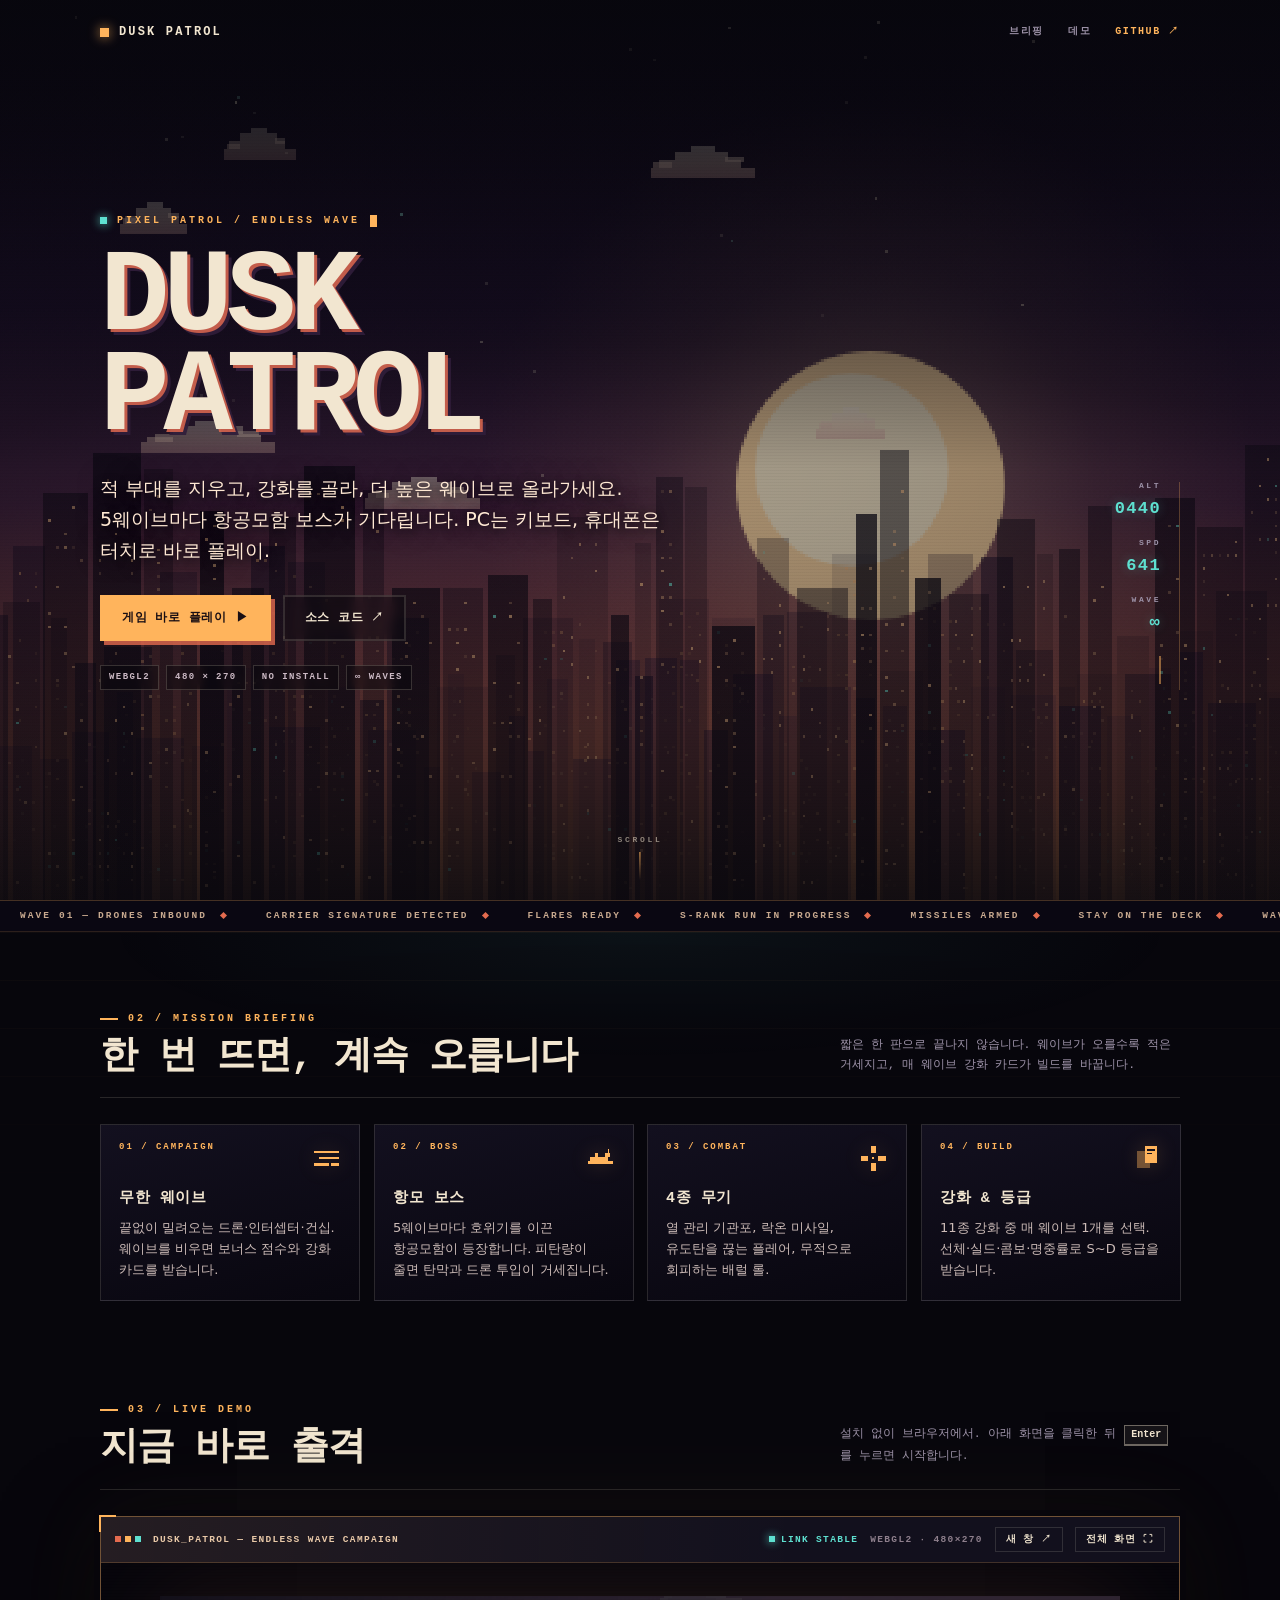
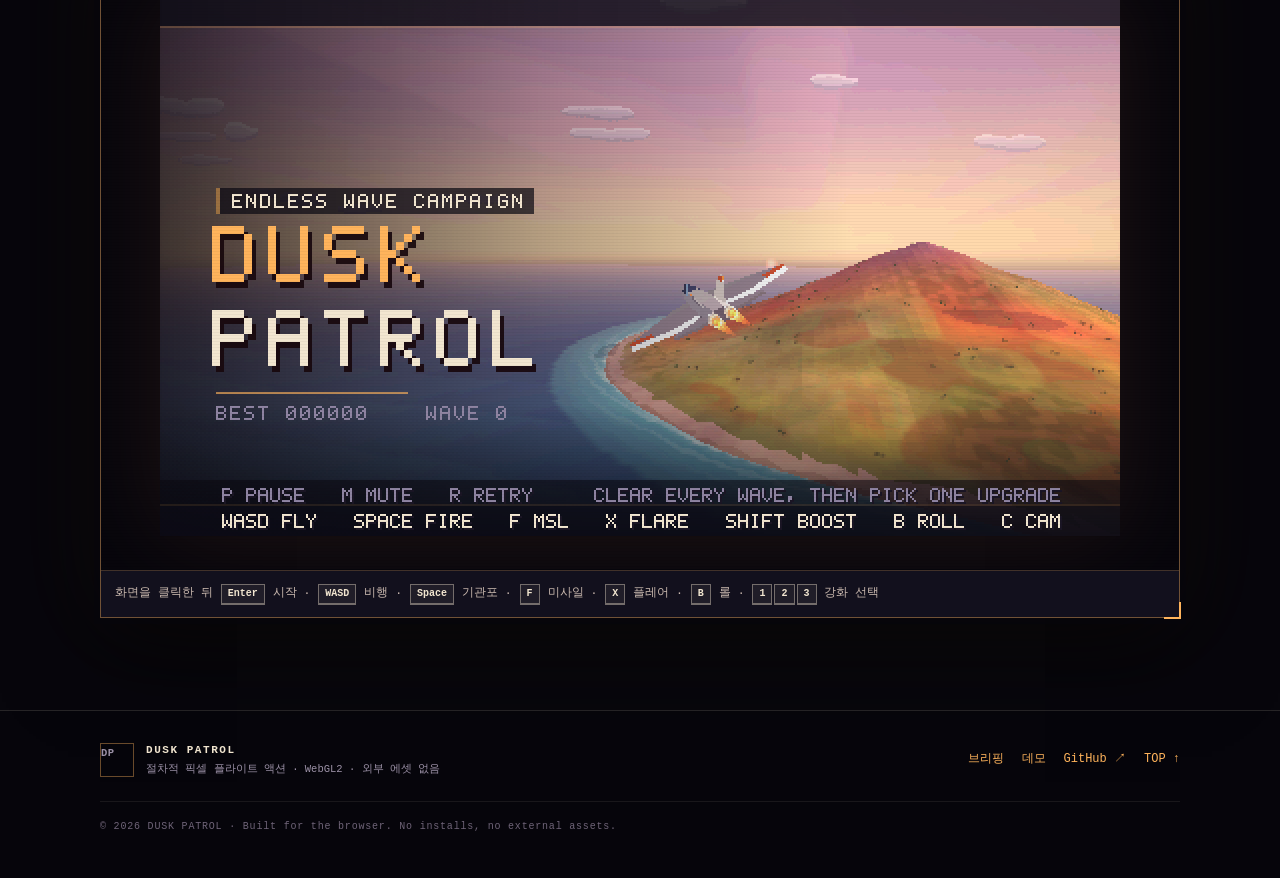
<file: index.html>
<!doctype html>
<html lang="ko">
<head>
<meta charset="utf-8">
<meta name="viewport" content="width=device-width,initial-scale=1">
<title>DUSK PATROL — 무한 웨이브 픽셀 전투기</title>
<meta name="description" content="WebGL2로 만든 480×270 픽셀 아트 전투기 게임. 무한 웨이브 캠페인, 5웨이브마다 항공모함 보스, 기관포·미사일·플레어·배럴 롤, 웨이브마다 고르는 강화 카드. 설치 없이 브라우저에서 바로 플레이.">
<meta name="theme-color" content="#0a0714">
<meta property="og:type" content="website">
<meta property="og:title" content="DUSK PATROL">
<meta property="og:description" content="노을진 해안 도시 상공에서 적 부대를 지우고 강화를 고르세요. 5웨이브마다 항모 보스가 등장하는 무한 웨이브 픽셀 플라이트 액션.">
<meta property="og:image" content="https://jeiel85.github.io/dusk-patrol/docs/cover.png">
<meta property="og:image:width" content="960">
<meta property="og:image:height" content="540">
<meta property="og:url" content="https://jeiel85.github.io/dusk-patrol/">
<meta name="twitter:card" content="summary_large_image">
<link rel="icon" href="data:image/svg+xml,%3Csvg xmlns='http://www.w3.org/2000/svg' viewBox='0 0 16 16'%3E%3Crect width='16' height='16' fill='%2307060c'/%3E%3Crect x='7' y='3' width='2' height='10' fill='%23ffb45c'/%3E%3Crect x='3' y='7' width='10' height='2' fill='%23ffb45c'/%3E%3C/svg%3E">
<script>document.documentElement.classList.add('js');</script>
<style>
  :root{
    --ink:#07060c;
    --panel:#12101d;
    --line:rgba(242,230,208,.14);
    --bone:#f2e6d0;
    --dim:#9d92a8;
    --amber:#ffb45c;
    --rust:#e46b4f;
    --teal:#5ee0d0;
    --mono:ui-monospace,"SFMono-Regular",Consolas,"Courier New",monospace;
    --sans:system-ui,-apple-system,"Segoe UI","Malgun Gothic","Apple SD Gothic Neo",sans-serif;
  }
  *{box-sizing:border-box}
  html{scroll-behavior:smooth;scroll-padding-top:76px}
  body{margin:0;background:var(--ink);color:var(--bone);font-family:var(--sans);line-height:1.65;-webkit-font-smoothing:antialiased;overflow-x:hidden;word-break:keep-all}
  a{color:inherit}
  ::selection{background:var(--amber);color:#1a0f14}
  :focus-visible{outline:2px solid var(--teal);outline-offset:3px}
  .skip{position:absolute;left:12px;top:-60px;z-index:100;background:var(--amber);color:#1a0f14;font:700 12px/1 var(--mono);padding:12px 16px;text-decoration:none;transition:top .15s}
  .skip:focus{top:12px}
  .wrap{width:min(1080px,calc(100% - 40px));margin:0 auto;position:relative}

  /* scroll progress */
  .progress{position:fixed;top:0;left:0;right:0;height:2px;z-index:60;background:linear-gradient(90deg,var(--amber),var(--rust) 55%,var(--teal));transform:scaleX(0);transform-origin:left center;will-change:transform}

  /* top nav */
  .topbar{position:fixed;top:0;left:0;right:0;z-index:50;transition:background .25s ease,border-color .25s ease,backdrop-filter .25s ease;border-bottom:1px solid transparent}
  .topbar.stuck{background:rgba(7,6,12,.72);border-bottom-color:rgba(255,180,92,.18);backdrop-filter:blur(12px);-webkit-backdrop-filter:blur(12px)}
  .topbar-inner{width:min(1080px,calc(100% - 40px));margin:0 auto;height:64px;display:flex;align-items:center;justify-content:space-between;gap:20px}
  .wordmark{display:inline-flex;align-items:center;gap:10px;text-decoration:none;font:800 12px/1 var(--mono);letter-spacing:.18em;color:var(--bone)}
  .wordmark i{width:9px;height:9px;background:var(--amber);box-shadow:0 0 12px rgba(255,180,92,.8);display:block}
  .topbar-links{display:flex;align-items:center;gap:24px;font:700 10px/1 var(--mono);letter-spacing:.16em;text-transform:uppercase}
  .topbar-links a{color:var(--dim);text-decoration:none;transition:color .15s}
  .topbar-links a:hover{color:var(--teal)}
  .topbar-links a.ext{color:var(--amber)}

  /* hero */
  .hero-shell{position:relative;min-height:100vh;min-height:100svh;display:flex;align-items:center;overflow:hidden;background:#0a0714;isolation:isolate}
  #sky{position:absolute;inset:0;width:100%;height:100%;display:block;image-rendering:pixelated;image-rendering:crisp-edges}
  .hero-shade{position:absolute;inset:0;pointer-events:none;z-index:1;background:
    radial-gradient(100% 70% at 50% 108%,rgba(7,6,12,0) 38%,rgba(7,6,12,.55) 100%),
    linear-gradient(180deg,rgba(7,6,12,.74) 0%,rgba(7,6,12,.20) 26%,rgba(7,6,12,0) 52%,rgba(7,6,12,.86) 100%)}
  .hero-scan{position:absolute;inset:0;pointer-events:none;z-index:1;background:repeating-linear-gradient(0deg,rgba(0,0,0,.22) 0 1px,transparent 1px 3px);opacity:.16}
  .hero-inner{position:relative;z-index:2;display:grid;grid-template-columns:minmax(0,1fr) auto;align-items:end;gap:48px;padding:128px 0 124px}
  .hero-copy{max-width:760px}
  .kicker{display:flex;align-items:center;gap:10px;min-height:13px;font:700 10px/1 var(--mono);letter-spacing:.3em;text-transform:uppercase;color:var(--amber)}
  .live-dot{width:7px;height:7px;background:var(--teal);box-shadow:0 0 10px var(--teal);animation:pulse 2.2s steps(2,end) infinite;flex:0 0 auto}
  @keyframes pulse{50%{opacity:.3}}
  .caret{width:7px;height:12px;background:var(--amber);animation:caret 1s steps(2,end) infinite;flex:0 0 auto}
  @keyframes caret{50%{opacity:0}}
  h1{
    font:900 clamp(56px,9.4vw,116px)/.86 var(--mono);
    letter-spacing:-.055em;margin:22px 0 24px;color:var(--bone);
    text-shadow:
      calc(3px + var(--px,0) * 5px) calc(3px + var(--py,0) * 4px) 0 rgba(228,107,79,.82),
      calc(6px + var(--px,0) * 9px) calc(6px + var(--py,0) * 7px) 0 rgba(48,29,58,.92);
  }
  h1 span{display:block}
  .lead{font-size:clamp(15px,1.6vw,19px);color:#ffe9d4;max-width:620px;margin:0 0 28px;text-shadow:0 2px 10px rgba(7,6,12,.85),0 0 26px rgba(7,6,12,.55)}
  .actions{display:flex;flex-wrap:wrap;gap:12px;margin-bottom:24px}
  .btn{
    display:inline-flex;align-items:center;gap:9px;
    font:700 12px/1 var(--mono);letter-spacing:.06em;text-transform:uppercase;
    padding:15px 20px;border:2px solid var(--amber);background:var(--amber);color:#1a0f14;
    text-decoration:none;box-shadow:4px 4px 0 rgba(228,107,79,.8);
    transition:transform .12s ease,box-shadow .12s ease;
  }
  .btn:hover{transform:translate(-2px,-2px);box-shadow:6px 6px 0 rgba(228,107,79,.8)}
  .btn:active{transform:translate(0,0);box-shadow:3px 3px 0 rgba(228,107,79,.8)}
  .btn.ghost{background:rgba(7,6,12,.35);color:var(--bone);border-color:var(--line);box-shadow:none;backdrop-filter:blur(6px)}
  .btn.ghost:hover{border-color:var(--teal);color:var(--teal)}
  .hero-tags{display:flex;flex-wrap:wrap;gap:7px;margin:0;padding:0;list-style:none}
  .hero-tags li{font:700 9px/1 var(--mono);letter-spacing:.16em;color:#cbb9c4;border:1px solid rgba(242,230,208,.18);background:rgba(7,6,12,.4);padding:7px 8px;backdrop-filter:blur(4px)}
  .hero-rail{display:flex;flex-direction:column;gap:18px;padding:0 18px 6px 0;border-right:1px solid rgba(255,180,92,.28);text-align:right;min-width:112px}
  .rail-item span{display:block;font:700 8px/1 var(--mono);letter-spacing:.32em;color:var(--dim);margin-bottom:5px}
  .rail-item strong{font:700 17px/1 var(--mono);letter-spacing:.08em;color:var(--teal);font-variant-numeric:tabular-nums;text-shadow:0 0 12px rgba(94,224,208,.3)}
  .rail-line{height:28px;border-right:2px solid rgba(255,180,92,.5);align-self:flex-end;margin-top:2px}
  .scroll-cue{position:absolute;left:50%;bottom:20px;transform:translateX(-50%);z-index:3;display:flex;flex-direction:column;align-items:center;gap:8px;text-decoration:none;font:700 8px/1 var(--mono);letter-spacing:.34em;color:rgba(242,230,208,.55)}
  .scroll-cue:hover{color:var(--amber)}
  .scroll-cue i{width:1px;height:28px;background:linear-gradient(180deg,var(--amber),transparent);animation:cue 1.8s ease-in-out infinite;transform-origin:top}
  @keyframes cue{0%,100%{transform:scaleY(.35);opacity:.4}50%{transform:scaleY(1);opacity:1}}

  /* ticker */
  .ticker{border-top:1px solid rgba(255,180,92,.24);border-bottom:1px solid rgba(255,180,92,.14);background:#0a0712;overflow:hidden;position:relative;z-index:2}
  .ticker-track{display:flex;width:max-content;animation:ticker 38s linear infinite}
  .ticker:hover .ticker-track{animation-play-state:paused}
  .ticker-set{display:flex;align-items:center}
  .ticker-set span{display:flex;align-items:center;gap:14px;padding:10px 20px;font:700 9.5px/1 var(--mono);letter-spacing:.22em;text-transform:uppercase;color:#c8a98f;white-space:nowrap}
  .ticker-set span::after{content:"";width:5px;height:5px;background:var(--rust);transform:rotate(45deg)}
  @keyframes ticker{to{transform:translateX(-50%)}}

  /* sections */
  .briefing{padding:82px 0 34px;position:relative}
  .briefing::before{content:"";position:absolute;inset:0;pointer-events:none;background:
    linear-gradient(rgba(255,180,92,.035) 1px,transparent 1px) 0 0/100% 48px,
    radial-gradient(60% 45% at 50% 0%,rgba(94,224,208,.06),transparent 70%);
    -webkit-mask-image:linear-gradient(180deg,#000,transparent 72%);mask-image:linear-gradient(180deg,#000,transparent 72%)}
  .briefing .wrap,.demo-block .wrap{position:relative;z-index:1}
  .section-head{display:flex;align-items:flex-end;justify-content:space-between;gap:24px;flex-wrap:wrap;padding-bottom:20px;margin-bottom:26px;border-bottom:1px solid var(--line)}
  .section-label{font:700 10px/1 var(--mono);letter-spacing:.3em;text-transform:uppercase;color:var(--amber);display:flex;align-items:center;gap:10px}
  .section-label::before{content:"";width:18px;height:2px;background:var(--amber)}
  .section-title{font:800 clamp(25px,3.4vw,38px)/1.1 var(--mono);letter-spacing:-.03em;margin:12px 0 0}
  .section-note{max-width:340px;margin:0 0 3px;color:var(--dim);font:500 11.5px/1.7 var(--mono)}

  /* feature cards */
  .features{display:grid;grid-template-columns:repeat(4,1fr);gap:14px}
  .feature{
    position:relative;padding:18px 18px 20px;border:1px solid var(--line);
    background:linear-gradient(165deg,rgba(20,17,33,.94),rgba(9,7,16,.94));
    overflow:hidden;transform-style:preserve-3d;will-change:transform;
    transition:border-color .2s ease,box-shadow .2s ease,transform .18s ease-out;
  }
  .feature::before{content:"";position:absolute;inset:0;pointer-events:none;opacity:0;transition:opacity .2s;background:radial-gradient(220px circle at var(--mx,50%) var(--my,50%),rgba(255,180,92,.13),transparent 62%)}
  .feature:hover::before{opacity:1}
  .feature::after{content:"";position:absolute;left:0;right:0;bottom:0;height:2px;background:linear-gradient(90deg,var(--amber),var(--rust) 60%,transparent);transform:scaleX(0);transform-origin:left;transition:transform .35s ease}
  .feature:hover::after{transform:scaleX(1)}
  .feature:hover{border-color:rgba(255,180,92,.42);box-shadow:0 20px 44px rgba(0,0,0,.4)}
  .feature-top{display:flex;align-items:flex-start;justify-content:space-between;gap:10px;margin-bottom:16px}
  .idx{font:700 9px/1 var(--mono);letter-spacing:.22em;color:var(--amber)}
  .icon{width:30px;height:30px;color:var(--amber);flex:0 0 auto;transition:color .2s,transform .2s;filter:drop-shadow(0 0 10px rgba(255,180,92,.22))}
  .feature:hover .icon{color:var(--teal);transform:translateY(-2px)}
  .feature h3{font:700 15px/1.3 var(--mono);letter-spacing:.04em;margin:0 0 8px}
  .feature p{margin:0;color:#cdbcb8;font-size:13px;line-height:1.62}

  /* demo */
  .demo-block{padding:70px 0 92px;position:relative}
  .console{
    position:relative;border:1px solid rgba(255,180,92,.4);background:var(--panel);
    box-shadow:0 0 0 6px rgba(7,6,12,.65),0 30px 90px rgba(0,0,0,.62),0 0 90px rgba(255,180,92,.06);
  }
  .console::before,.console::after{content:"";position:absolute;width:15px;height:15px;border:2px solid var(--amber);pointer-events:none;z-index:4}
  .console::before{top:-2px;left:-2px;border-right:0;border-bottom:0}
  .console::after{bottom:-2px;right:-2px;border-left:0;border-top:0}
  .console-bar{display:flex;align-items:center;gap:12px;padding:10px 14px;border-bottom:1px solid rgba(255,180,92,.2);background:linear-gradient(90deg,rgba(255,180,92,.08),transparent 65%);font:700 9.5px/1 var(--mono);letter-spacing:.14em;text-transform:uppercase;color:#e9c9a8;flex-wrap:wrap}
  .dots{display:flex;gap:4px;flex:0 0 auto}
  .dots i{width:6px;height:6px;display:block;background:var(--rust)}
  .dots i:nth-child(2){background:var(--amber)}
  .dots i:nth-child(3){background:var(--teal)}
  .console-title{white-space:nowrap}
  .spacer{flex:1}
  .status{display:inline-flex;align-items:center;gap:6px;color:var(--dim);white-space:nowrap}
  .status-led{width:6px;height:6px;background:var(--amber);animation:blink 1.2s steps(2,end) infinite}
  @keyframes blink{50%{opacity:.2}}
  .status.ok{color:var(--teal)}
  .status.ok .status-led{background:var(--teal);animation:none;box-shadow:0 0 8px var(--teal)}
  .console-spec{color:#8e7f8c;white-space:nowrap}
  .fs-btn{border:1px solid var(--line);background:transparent;color:var(--bone);font:700 9.5px/1 var(--mono);letter-spacing:.1em;text-transform:uppercase;padding:7px 10px;cursor:pointer;text-decoration:none;display:inline-flex;align-items:center;gap:6px;white-space:nowrap}
  .fs-btn:hover{border-color:var(--amber);color:var(--amber)}
  .screen{position:relative;aspect-ratio:16/9;background:#07060c;overflow:hidden}
  .screen iframe{position:absolute;inset:0;width:100%;height:100%;border:0;display:block;background:#07060c}
  .screen::after{content:"";position:absolute;inset:0;pointer-events:none;z-index:2;background:repeating-linear-gradient(0deg,rgba(0,0,0,.3) 0 1px,transparent 1px 3px);opacity:.13}
  .console.is-live .screen{animation:power .72s cubic-bezier(.2,.75,.2,1) both}
  @keyframes power{
    0%{clip-path:inset(49.6% 0 49.6% 0);filter:brightness(2.6)}
    55%{clip-path:inset(0 0 0 0);filter:brightness(1.28)}
    100%{clip-path:inset(0 0 0 0);filter:brightness(1)}
  }
  .demo-hint{padding:12px 14px;border-top:1px solid rgba(255,180,92,.2);color:#c9b8ae;font:500 11.5px/1.7 var(--mono)}
  kbd{display:inline-block;font:700 10px/1 var(--mono);border:1px solid rgba(242,230,208,.4);border-bottom-width:2px;padding:4px 6px;color:var(--bone);background:rgba(242,230,208,.06);margin:0 1px}
  .hint-touch{display:none}
  @media(pointer:coarse){.hint-keys{display:none}.hint-touch{display:inline}}

  /* footer */
  footer{border-top:1px solid var(--line);padding:30px 0 42px;background:#06050b;color:var(--dim);font:500 12px/1.8 var(--mono)}
  .foot{display:flex;justify-content:space-between;gap:24px;flex-wrap:wrap;align-items:center}
  .foot-brand{display:flex;gap:12px;align-items:center}
  .foot-mark{display:grid;place-items:center;width:34px;height:34px;border:1px solid rgba(255,180,92,.4);color:var(--amber);font-weight:800;letter-spacing:.05em;flex:0 0 auto}
  .foot-brand strong{display:block;color:var(--bone);letter-spacing:.14em;font-size:11px}
  .foot-brand span{display:block;font-size:10.5px;color:var(--dim)}
  .foot-links{display:flex;gap:18px;flex-wrap:wrap}
  footer a{color:var(--amber);text-decoration:none}
  footer a:hover{text-decoration:underline}
  .foot-fine{margin-top:22px;padding-top:16px;border-top:1px solid rgba(242,230,208,.08);font-size:10px;letter-spacing:.08em;color:#6f6478}

  /* reveal */
  .js .reveal{opacity:0;transition:opacity .65s ease var(--d,0s)}
  .js .reveal.in{opacity:1}
  .js .rise{opacity:0;transform:translateY(18px);transition:opacity .6s ease var(--d,0s),transform .7s cubic-bezier(.2,.7,.2,1) var(--d,0s)}
  .js .rise.in{opacity:1;transform:none}

  @media(max-width:980px){
    .hero-inner{grid-template-columns:1fr;gap:0;padding:118px 0 112px}
    .hero-rail{display:none}
    .features{grid-template-columns:repeat(2,1fr)}
  }
  @media(max-width:640px){
    .topbar-links{gap:16px}
    .topbar-links .nav-briefing{display:none}
    .hero-inner{padding:104px 0 96px}
    h1{font-size:clamp(52px,17vw,84px)}
    .lead{font-size:15px}
    .features{grid-template-columns:1fr;gap:10px}
    .feature{padding:16px}
    .section-head{gap:14px}
    .section-note{max-width:none}
    .console-bar .console-title{display:none}
    .console-spec{display:none}
    .demo-hint{font-size:11px}
    .scroll-cue{bottom:14px}
    .foot-links{gap:14px}
  }
  @media(prefers-reduced-motion:reduce){
    html{scroll-behavior:auto}
    .js .reveal,.js .rise{opacity:1;transform:none;transition:none}
    .ticker-track{animation:none}
    .live-dot,.status-led,.scroll-cue i{animation:none}
    .caret{display:none}
    .console.is-live .screen{animation:none}
    .btn,.feature{transition:none}
  }
</style>
</head>
<body id="top">
<a class="skip" href="#demo">데모로 건너뛰기</a>
<div class="progress" aria-hidden="true"></div>

<nav class="topbar" aria-label="주요 섹션">
  <div class="topbar-inner">
    <a class="wordmark" href="#top"><i aria-hidden="true"></i>DUSK PATROL</a>
    <div class="topbar-links">
      <a class="nav-briefing" href="#briefing">브리핑</a>
      <a href="#demo">데모</a>
      <a class="ext" href="https://github.com/jeiel85/dusk-patrol" target="_blank" rel="noopener">GitHub ↗</a>
    </div>
  </div>
</nav>

<header class="hero-shell" id="hero">
  <canvas id="sky" aria-hidden="true"></canvas>
  <div class="hero-shade" aria-hidden="true"></div>
  <div class="hero-scan" aria-hidden="true"></div>
  <div class="wrap hero-inner">
    <div class="hero-copy">
      <div class="kicker"><span class="live-dot" aria-hidden="true"></span><span id="kicker-text">PIXEL PATROL / ENDLESS WAVE</span><span class="caret" aria-hidden="true"></span></div>
      <h1 aria-label="DUSK PATROL"><span>DUSK</span><span>PATROL</span></h1>
      <p class="lead">적 부대를 지우고, 강화를 골라, 더 높은 웨이브로 올라가세요. 5웨이브마다 항공모함 보스가 기다립니다. PC는 키보드, 휴대폰은 터치로 바로 플레이.</p>
      <div class="actions">
        <a class="btn js-play" href="#demo">게임 바로 플레이 <span aria-hidden="true">▶</span></a>
        <a class="btn ghost" href="https://github.com/jeiel85/dusk-patrol" target="_blank" rel="noopener">소스 코드 ↗</a>
      </div>
      <ul class="hero-tags" aria-label="기술 정보">
        <li>WEBGL2</li>
        <li>480 × 270</li>
        <li>NO INSTALL</li>
        <li>∞ WAVES</li>
      </ul>
    </div>
    <aside class="hero-rail" aria-hidden="true">
      <div class="rail-item"><span>ALT</span><strong id="rail-alt">0420</strong></div>
      <div class="rail-item"><span>SPD</span><strong id="rail-spd">620</strong></div>
      <div class="rail-item"><span>WAVE</span><strong>∞</strong></div>
      <div class="rail-line"></div>
    </aside>
  </div>
  <a class="scroll-cue" href="#briefing"><span>SCROLL</span><i aria-hidden="true"></i></a>
</header>

<div class="ticker" aria-hidden="true">
  <div class="ticker-track">
    <div class="ticker-set">
      <span>Wave 01 — drones inbound</span>
      <span>Carrier signature detected</span>
      <span>Flares ready</span>
      <span>S-rank run in progress</span>
      <span>Missiles armed</span>
      <span>Stay on the deck</span>
    </div>
    <div class="ticker-set">
      <span>Wave 01 — drones inbound</span>
      <span>Carrier signature detected</span>
      <span>Flares ready</span>
      <span>S-rank run in progress</span>
      <span>Missiles armed</span>
      <span>Stay on the deck</span>
    </div>
  </div>
</div>

<main>
  <section class="briefing" id="briefing">
    <div class="wrap">
      <div class="section-head rise">
        <div>
          <div class="section-label">02 / Mission briefing</div>
          <h2 class="section-title">한 번 뜨면, 계속 오릅니다</h2>
        </div>
        <p class="section-note">짧은 한 판으로 끝나지 않습니다. 웨이브가 오를수록 적은 거세지고, 매 웨이브 강화 카드가 빌드를 바꿉니다.</p>
      </div>
      <div class="features">
        <article class="feature reveal" style="--d:.02s">
          <div class="feature-top">
            <span class="idx">01 / CAMPAIGN</span>
            <svg class="icon" viewBox="0 0 24 24" fill="currentColor" shape-rendering="crispEdges" aria-hidden="true"><rect x="2" y="6" width="20" height="2"/><rect x="6" y="11" width="16" height="2"/><rect x="2" y="16" width="12" height="2"/><rect x="16" y="16" width="6" height="2"/></svg>
          </div>
          <h3>무한 웨이브</h3>
          <p>끝없이 밀려오는 드론·인터셉터·건십. 웨이브를 비우면 보너스 점수와 강화 카드를 받습니다.</p>
        </article>
        <article class="feature reveal" style="--d:.08s">
          <div class="feature-top">
            <span class="idx">02 / BOSS</span>
            <svg class="icon" viewBox="0 0 24 24" fill="currentColor" shape-rendering="crispEdges" aria-hidden="true"><rect x="2" y="14" width="20" height="3"/><rect x="4" y="11" width="14" height="3"/><rect x="16" y="8" width="4" height="3"/><rect x="18" y="5" width="1" height="3"/><rect x="8" y="8" width="2" height="3"/></svg>
          </div>
          <h3>항모 보스</h3>
          <p>5웨이브마다 호위기를 이끈 항공모함이 등장합니다. 피탄량이 줄면 탄막과 드론 투입이 거세집니다.</p>
        </article>
        <article class="feature reveal" style="--d:.14s">
          <div class="feature-top">
            <span class="idx">03 / COMBAT</span>
            <svg class="icon" viewBox="0 0 24 24" fill="currentColor" shape-rendering="crispEdges" aria-hidden="true"><rect x="10" y="2" width="4" height="6"/><rect x="10" y="16" width="4" height="6"/><rect x="2" y="10" width="6" height="4"/><rect x="16" y="10" width="6" height="4"/><rect x="11" y="11" width="2" height="2"/></svg>
          </div>
          <h3>4종 무기</h3>
          <p>열 관리 기관포, 락온 미사일, 유도탄을 끊는 플레어, 무적으로 회피하는 배럴 롤.</p>
        </article>
        <article class="feature reveal" style="--d:.20s">
          <div class="feature-top">
            <span class="idx">04 / BUILD</span>
            <svg class="icon" viewBox="0 0 24 24" fill="currentColor" shape-rendering="crispEdges" aria-hidden="true"><rect x="4" y="6" width="10" height="14" opacity=".4"/><rect x="10" y="2" width="10" height="14"/><rect x="12" y="5" width="6" height="1" fill="#12101d"/><rect x="12" y="8" width="4" height="1" fill="#12101d"/></svg>
          </div>
          <h3>강화 &amp; 등급</h3>
          <p>11종 강화 중 매 웨이브 1개를 선택. 선체·실드·콤보·명중률로 S~D 등급을 받습니다.</p>
        </article>
      </div>
    </div>
  </section>

  <section class="demo-block" id="demo">
    <div class="wrap">
      <div class="section-head rise">
        <div>
          <div class="section-label">03 / Live demo</div>
          <h2 class="section-title">지금 바로 출격</h2>
        </div>
        <p class="section-note">설치 없이 브라우저에서. 아래 화면을 클릭한 뒤 <kbd>Enter</kbd>를 누르면 시작합니다.</p>
      </div>
      <div class="console rise" id="console">
        <div class="console-bar">
          <span class="dots" aria-hidden="true"><i></i><i></i><i></i></span>
          <span class="console-title">dusk_patrol — endless wave campaign</span>
          <span class="spacer"></span>
          <span class="status" id="link-status"><span class="status-led" aria-hidden="true"></span>LINKING</span>
          <span class="console-spec">WEBGL2 · 480×270</span>
          <a class="fs-btn" href="game/index.html" target="_blank" rel="noopener">새 창 ↗</a>
          <button class="fs-btn" id="fullscreen" type="button">전체 화면 ⛶</button>
        </div>
        <div class="screen">
          <iframe id="game" src="game/index.html" title="DUSK PATROL 라이브 데모 — 브라우저에서 바로 플레이하는 무한 웨이브 전투기 게임" allow="fullscreen" allowfullscreen></iframe>
        </div>
        <div class="demo-hint">
          <span class="hint-keys">화면을 클릭한 뒤 <kbd>Enter</kbd> 시작 · <kbd>WASD</kbd> 비행 · <kbd>Space</kbd> 기관포 · <kbd>F</kbd> 미사일 · <kbd>X</kbd> 플레어 · <kbd>B</kbd> 롤 · <kbd>1</kbd><kbd>2</kbd><kbd>3</kbd> 강화 선택</span>
          <span class="hint-touch">화면을 탭해 시작 · 왼쪽 절반을 드래그해 조종 · <kbd>FIRE</kbd> 기관포 · <kbd>MSL</kbd> 미사일 · <kbd>FLR</kbd> 플레어 · <kbd>ROLL</kbd> 회피 · 전체 화면이나 가로 화면이 편합니다</span>
        </div>
      </div>
    </div>
  </section>
</main>

<footer>
  <div class="wrap foot">
    <div class="foot-brand">
      <span class="foot-mark" aria-hidden="true">DP</span>
      <div><strong>DUSK PATROL</strong><span>절차적 픽셀 플라이트 액션 · WebGL2 · 외부 에셋 없음</span></div>
    </div>
    <div class="foot-links">
      <a href="#briefing">브리핑</a>
      <a href="#demo">데모</a>
      <a href="https://github.com/jeiel85/dusk-patrol" target="_blank" rel="noopener">GitHub ↗</a>
      <a href="#top">TOP ↑</a>
    </div>
  </div>
  <div class="wrap foot-fine">© 2026 DUSK PATROL · Built for the browser. No installs, no external assets.</div>
</footer>

<script>
(function () {
  'use strict';

  var reduce = window.matchMedia('(prefers-reduced-motion: reduce)').matches;
  var fine = window.matchMedia('(pointer: fine)').matches;

  /* ---------- scroll progress + sticky nav ---------- */
  var progress = document.querySelector('.progress');
  var topbar = document.querySelector('.topbar');
  function onScroll() {
    var doc = document.documentElement;
    var max = doc.scrollHeight - doc.clientHeight;
    var p = max > 0 ? Math.min(1, doc.scrollTop / max) : 0;
    progress.style.transform = 'scaleX(' + p + ')';
    topbar.classList.toggle('stuck', doc.scrollTop > 24);
  }
  window.addEventListener('scroll', onScroll, { passive: true });
  window.addEventListener('resize', onScroll);
  onScroll();

  /* ---------- reveal on scroll ---------- */
  var revealEls = document.querySelectorAll('.reveal, .rise');
  if (reduce || !('IntersectionObserver' in window)) {
    revealEls.forEach(function (el) { el.classList.add('in'); });
  } else {
    var revealIO = new IntersectionObserver(function (entries) {
      entries.forEach(function (entry) {
        if (entry.isIntersecting) {
          entry.target.classList.add('in');
          revealIO.unobserve(entry.target);
        }
      });
    }, { threshold: 0.14, rootMargin: '0px 0px -6% 0px' });
    revealEls.forEach(function (el) { revealIO.observe(el); });
  }

  /* ---------- kicker typing ---------- */
  var kicker = document.getElementById('kicker-text');
  var kickerText = 'PIXEL PATROL / ENDLESS WAVE';
  if (kicker && !reduce) {
    kicker.textContent = '';
    var typed = 0;
    var type = function () {
      typed += 1;
      kicker.textContent = kickerText.slice(0, typed);
      if (typed < kickerText.length) window.setTimeout(type, 26 + Math.random() * 30);
    };
    window.setTimeout(type, 320);
  }

  /* ---------- hero telemetry ---------- */
  var railAlt = document.getElementById('rail-alt');
  var railSpd = document.getElementById('rail-spd');
  if (railAlt && railSpd && !reduce) {
    window.setInterval(function () {
      railAlt.textContent = String(408 + Math.floor(Math.random() * 44)).padStart(4, '0');
      railSpd.textContent = String(598 + Math.floor(Math.random() * 52));
    }, 1100);
  }

  /* ---------- feature tilt + spotlight ---------- */
  if (fine && !reduce) {
    document.querySelectorAll('.feature').forEach(function (card) {
      var lx = 0.5, ly = 0.5, queued = 0;
      var apply = function () {
        queued = 0;
        card.style.transform = 'perspective(760px) rotateX(' + ((0.5 - ly) * 5).toFixed(2) + 'deg) rotateY(' + ((lx - 0.5) * 5).toFixed(2) + 'deg) translateY(-3px)';
      };
      card.addEventListener('pointermove', function (e) {
        var r = card.getBoundingClientRect();
        lx = (e.clientX - r.left) / r.width;
        ly = (e.clientY - r.top) / r.height;
        card.style.setProperty('--mx', (lx * 100).toFixed(1) + '%');
        card.style.setProperty('--my', (ly * 100).toFixed(1) + '%');
        if (!queued) queued = requestAnimationFrame(apply);
      });
      card.addEventListener('pointerleave', function () {
        if (queued) { cancelAnimationFrame(queued); queued = 0; }
        card.style.transform = '';
      });
    });
  }

  /* ---------- console: fullscreen, status, CRT ---------- */
  var consoleBox = document.getElementById('console');
  var fsBtn = document.getElementById('fullscreen');
  var gameFrame = document.getElementById('game');
  var linkStatus = document.getElementById('link-status');

  if (gameFrame && linkStatus) {
    var markLink = function () {
      linkStatus.classList.add('ok');
      linkStatus.innerHTML = '<span class="status-led" aria-hidden="true"></span>LINK STABLE';
    };
    gameFrame.addEventListener('load', markLink);
    try {
      var frameDoc = gameFrame.contentDocument;
      if (frameDoc && frameDoc.readyState === 'complete' && frameDoc.querySelector('canvas')) markLink();
    } catch (err) { /* cross-origin frame: the load event still reports status */ }
  }

  if (fsBtn && consoleBox) {
    fsBtn.addEventListener('click', function () {
      var done = function () { if (gameFrame) gameFrame.focus({ preventScroll: true }); };
      var fail = function () { window.open('game/index.html', '_blank', 'noopener'); };
      if (document.fullscreenElement) {
        var exit = document.exitFullscreen();
        if (exit && exit.then) exit.then(done).catch(done); else done();
      } else if (consoleBox.requestFullscreen) {
        var req = consoleBox.requestFullscreen();
        if (req && req.then) req.then(done).catch(fail); else done();
      } else {
        fail();
      }
    });
    document.addEventListener('fullscreenchange', function () {
      fsBtn.textContent = document.fullscreenElement ? '나가기 ✕' : '전체 화면 ⛶';
    });
  }

  document.querySelectorAll('.js-play').forEach(function (a) {
    a.addEventListener('click', function () {
      window.setTimeout(function () {
        if (gameFrame) gameFrame.focus({ preventScroll: true });
      }, 650);
    });
  });

  if (consoleBox && !reduce && 'IntersectionObserver' in window) {
    var consoleIO = new IntersectionObserver(function (entries) {
      entries.forEach(function (entry) {
        if (entry.isIntersecting) {
          consoleBox.classList.add('is-live');
          consoleIO.disconnect();
        }
      });
    }, { threshold: 0.22 });
    consoleIO.observe(consoleBox);
  }

  /* ---------- pixel dusk sky ---------- */
  var hero = document.getElementById('hero');
  var canvas = document.getElementById('sky');
  var ctx = canvas ? canvas.getContext('2d', { alpha: false }) : null;
  if (!hero || !ctx) return;

  var cw = 480, ch = 300;
  var scene = null;
  var running = false, raf = 0, last = 0, time = 0;
  var heroVisible = true;
  var parX = 0, parY = 0, targetX = 0, targetY = 0;
  var embers = [];

  function rng(seed) {
    return function () {
      seed |= 0;
      seed = seed + 0x6D2B79F5 | 0;
      var x = Math.imul(seed ^ seed >>> 15, 1 | seed);
      x = x + Math.imul(x ^ x >>> 7, 61 | x) ^ x;
      return ((x ^ x >>> 14) >>> 0) / 4294967296;
    };
  }

  function buildScene() {
    var r = rng(1337);
    var stars = [];
    var starCount = Math.round(cw * ch / 5200);
    for (var i = 0; i < starCount; i++) {
      stars.push({
        x: Math.floor(r() * cw),
        y: Math.floor(r() * ch * 0.6),
        p: r() * 6.2832,
        s: 0.6 + r() * 1.8,
        teal: r() > 0.86
      });
    }

    var clouds = [];
    for (var c = 0; c < 6; c++) {
      var baseW = 22 + Math.floor(r() * 34);
      var rects = [
        [0, 0, baseW, 4],
        [Math.floor(baseW * 0.1), -3, Math.floor(baseW * 0.8), 3],
        [Math.floor(baseW * 0.24), -6, Math.floor(baseW * 0.52), 3],
        [Math.floor(baseW * 0.4), -8, Math.floor(baseW * 0.24), 2],
        [Math.floor(baseW * 0.04), -2, Math.floor(baseW * 0.2), 2],
        [Math.floor(baseW * 0.72), -4, Math.floor(baseW * 0.18), 2]
      ];
      var cloudW = 0;
      for (var ci = 0; ci < rects.length; ci++) cloudW = Math.max(cloudW, rects[ci][0] + rects[ci][2]);
      clouds.push({
        x: r() * cw,
        y: Math.floor(ch * (0.16 + r() * 0.4)),
        sp: 1.2 + r() * 2.6,
        a: 0.48 + r() * 0.14,
        w: cloudW,
        top: -8,
        bottom: 4,
        rects: rects
      });
    }

    var layers = [];
    var defs = [
      { col: '#2c1a40', win: '255,198,142', hMin: 0.14, hMax: 0.28, par: 4, alpha: 0.5 },
      { col: '#1b1129', win: '255,184,120', hMin: 0.22, hMax: 0.4, par: 9, alpha: 0.66 },
      { col: '#0a0713', win: '255,198,142', hMin: 0.28, hMax: 0.54, par: 16, alpha: 0.85 }
    ];
    defs.forEach(function (def) {
      var buildings = [];
      var x = -24;
      while (x < cw + 24) {
        var w = 6 + Math.floor(r() * 14);
        var h = Math.floor(ch * (def.hMin + r() * (def.hMax - def.hMin)));
        var wins = [];
        for (var wy = 5; wy < h - 4; wy += 5) {
          for (var wx = 2; wx < w - 2; wx += 3) {
            if (r() > 0.72) wins.push([wx, wy, r() * 6.2832, r() > 0.93]);
          }
        }
        buildings.push({ x: x, w: w, h: h, wins: wins });
        x += w + 1 + Math.floor(r() * 3);
      }
      layers.push({ col: def.col, win: def.win, par: def.par, alpha: def.alpha, buildings: buildings });
    });

    var grad = ctx.createLinearGradient(0, 0, 0, ch);
    grad.addColorStop(0, '#0a0716');
    grad.addColorStop(0.34, '#221232');
    grad.addColorStop(0.56, '#4a2745');
    grad.addColorStop(0.74, '#8c4a4a');
    grad.addColorStop(0.88, '#c97050');
    grad.addColorStop(1, '#ef9d5c');

    scene = {
      grad: grad,
      stars: stars,
      clouds: clouds,
      layers: layers,
      sun: { x: cw * 0.68, y: ch * 0.54, r: cw * 0.105 },
      jet: { active: false, next: 9, start: 0 }
    };
  }

  function draw(dt) {
    if (!scene) return;
    var i, j, k;

    ctx.fillStyle = scene.grad;
    ctx.fillRect(0, 0, cw, ch);

    /* stars */
    for (i = 0; i < scene.stars.length; i++) {
      var s = scene.stars[i];
      var tw = 0.3 + 0.7 * (0.5 + 0.5 * Math.sin(time * s.s + s.p));
      ctx.globalAlpha = tw * (1 - s.y / (ch * 0.85));
      ctx.fillStyle = s.teal ? '#9ff5e7' : '#f6e9d2';
      ctx.fillRect(s.x, s.y, 1, 1);
    }
    ctx.globalAlpha = 1;

    /* sun */
    var sun = scene.sun;
    var sx = sun.x + parX * 2.5;
    var sy = sun.y + parY * 1.5;
    var glow = ctx.createRadialGradient(sx, sy, sun.r * 0.7, sx, sy, sun.r * 2.9);
    glow.addColorStop(0, 'rgba(255,216,164,0.26)');
    glow.addColorStop(0.45, 'rgba(255,190,130,0.10)');
    glow.addColorStop(1, 'rgba(255,170,110,0)');
    ctx.fillStyle = glow;
    ctx.fillRect(sx - sun.r * 2.9, sy - sun.r * 2.9, sun.r * 5.8, sun.r * 5.8);
    ctx.fillStyle = '#ffd9a4';
    ctx.beginPath();
    ctx.arc(sx, sy, sun.r, 0, 6.2832);
    ctx.fill();
    ctx.fillStyle = '#fff0cf';
    ctx.beginPath();
    ctx.arc(sx - sun.r * 0.14, sy - sun.r * 0.12, sun.r * 0.72, 0, 6.2832);
    ctx.fill();

    /* clouds */
    for (i = 0; i < scene.clouds.length; i++) {
      var c = scene.clouds[i];
      var span = cw + c.w + 80;
      var x = ((c.x + time * c.sp + parX * (c.sp * 1.6)) % span + span) % span - c.w - 40;
      var y = c.y + parY * 2;
      var cg = ctx.createLinearGradient(0, y + c.top, 0, y + c.bottom);
      cg.addColorStop(0, '#fff3e4');
      cg.addColorStop(0.55, '#ffddc9');
      cg.addColorStop(1, '#e7b3ad');
      ctx.globalAlpha = c.a;
      ctx.fillStyle = cg;
      for (j = 0; j < c.rects.length; j++) {
        var q = c.rects[j];
        ctx.fillRect(Math.round(x + q[0]), Math.round(y + q[1]), q[2], q[3]);
      }
    }
    ctx.globalAlpha = 1;

    /* skyline */
    for (i = 0; i < scene.layers.length; i++) {
      var layer = scene.layers[i];
      var off = Math.round(parX * layer.par);
      for (j = 0; j < layer.buildings.length; j++) {
        var b = layer.buildings[j];
        var bx = Math.round(b.x + off);
        if (bx > cw + 24 || bx + b.w < -24) continue;
        ctx.fillStyle = layer.col;
        ctx.fillRect(bx, ch - b.h, b.w, b.h);
        for (k = 0; k < b.wins.length; k++) {
          var win = b.wins[k];
          if (Math.sin(time * 1.4 + win[2]) < -0.55) continue;
          ctx.globalAlpha = layer.alpha * (0.55 + 0.35 * Math.sin(time * 0.9 + win[2] * 2));
          ctx.fillStyle = win[3] ? 'rgb(120,240,220)' : 'rgb(' + layer.win + ')';
          ctx.fillRect(bx + win[0], ch - b.h + win[1], 1, 1);
        }
      }
    }
    ctx.globalAlpha = 1;

    /* jet crossing */
    var jet = scene.jet;
    if (!reduce) {
      if (jet.active) {
        var jx = -12 + (time - jet.start) * 30;
        var jy = Math.round(ch * 0.3 + Math.sin(time * 0.8) * 2);
        if (jx > cw + 26) {
          jet.active = false;
          jet.next = time + 16 + Math.random() * 10;
        } else {
          ctx.fillStyle = '#ffd9c2';
          for (j = 0; j < 34; j++) {
            ctx.globalAlpha = (1 - j / 34) * 0.22;
            ctx.fillRect(Math.round(jx - 7 - j), jy, 1, 1);
          }
          ctx.globalAlpha = 1;
          ctx.fillStyle = '#1a1226';
          ctx.fillRect(Math.round(jx), jy, 6, 1);
          ctx.fillRect(Math.round(jx + 2), jy - 1, 2, 1);
          ctx.fillRect(Math.round(jx + 2), jy + 1, 2, 1);
          ctx.fillRect(Math.round(jx - 1), jy - 1, 1, 1);
          ctx.fillRect(Math.round(jx - 1), jy + 1, 1, 1);
          if (Math.sin(time * 9) > 0) {
            ctx.fillStyle = '#ff8a6a';
            ctx.fillRect(Math.round(jx + 5), jy - 2, 1, 1);
          }
        }
      } else if (time > jet.next) {
        jet.active = true;
        jet.start = time;
      }
    }

    /* pointer embers */
    for (i = embers.length - 1; i >= 0; i--) {
      var p = embers[i];
      p.x += p.vx;
      p.y += p.vy;
      p.vy += 0.012;
      p.life -= dt;
      if (p.life <= 0) {
        embers.splice(i, 1);
        continue;
      }
      ctx.globalAlpha = Math.min(1, p.life * 1.8) * 0.85;
      ctx.fillStyle = p.c;
      ctx.fillRect(Math.round(p.x), Math.round(p.y), 1, 1);
    }
    ctx.globalAlpha = 1;
  }

  function frame(now) {
    if (!running) return;
    var dt = Math.min(0.05, (now - last) / 1000 || 0.016);
    last = now;
    time += dt;
    var ease = Math.min(1, dt * 4.5);
    parX += (targetX - parX) * ease;
    parY += (targetY - parY) * ease;
    hero.style.setProperty('--px', parX.toFixed(3));
    hero.style.setProperty('--py', parY.toFixed(3));
    draw(dt);
    raf = requestAnimationFrame(frame);
  }

  function start() {
    if (running || reduce) return;
    running = true;
    last = performance.now();
    raf = requestAnimationFrame(frame);
  }
  function stop() {
    running = false;
    cancelAnimationFrame(raf);
  }

  function resize() {
    var rect = hero.getBoundingClientRect();
    if (rect.width < 2) return;
    cw = 480;
    ch = Math.max(160, Math.round(cw * rect.height / rect.width));
    canvas.width = cw;
    canvas.height = ch;
    buildScene();
    if (!running) draw(0);
  }

  /* pointer parallax + sparks */
  hero.addEventListener('pointermove', function (e) {
    if (!fine) return;
    var r = canvas.getBoundingClientRect();
    var px = (e.clientX - r.left) / Math.max(1, r.width);
    var py = (e.clientY - r.top) / Math.max(1, r.height);
    targetX = (px - 0.5) * 2;
    targetY = (py - 0.5) * 2;
    if (reduce) return;
    var cx = px * cw;
    var cy = py * ch;
    var n = embers.length < 80 ? 2 : 0;
    for (var i = 0; i < n; i++) {
      embers.push({
        x: cx,
        y: cy,
        vx: (Math.random() - 0.5) * 0.35,
        vy: -Math.random() * 0.35,
        life: 0.5 + Math.random() * 0.6,
        c: Math.random() > 0.7 ? '#5ee0d0' : '#ffb45c'
      });
    }
  });
  hero.addEventListener('pointerleave', function () {
    targetX = 0;
    targetY = 0;
  });
  hero.addEventListener('pointerdown', function (e) {
    if (!fine || reduce || e.target.closest('a,button')) return;
    var r = canvas.getBoundingClientRect();
    var cx = (e.clientX - r.left) / Math.max(1, r.width) * cw;
    var cy = (e.clientY - r.top) / Math.max(1, r.height) * ch;
    for (var i = 0; i < 12 && embers.length < 100; i++) {
      var a = Math.random() * 6.2832;
      var sp = 0.15 + Math.random() * 0.5;
      embers.push({
        x: cx,
        y: cy,
        vx: Math.cos(a) * sp,
        vy: Math.sin(a) * sp,
        life: 0.6 + Math.random() * 0.7,
        c: Math.random() > 0.6 ? '#5ee0d0' : '#ffb45c'
      });
    }
  });

  /* start / pause */
  if ('ResizeObserver' in window) {
    var lastW = 0, lastH = 0;
    new ResizeObserver(function (entries) {
      var box = entries[0].contentRect;
      if (Math.abs(box.width - lastW) < 2 && Math.abs(box.height - lastH) < 2) return;
      lastW = box.width;
      lastH = box.height;
      resize();
    }).observe(hero);
  } else {
    window.addEventListener('resize', resize);
  }

  if ('IntersectionObserver' in window) {
    new IntersectionObserver(function (entries) {
      heroVisible = entries[0].isIntersecting;
      if (heroVisible && !document.hidden) start(); else stop();
    }, { threshold: 0 }).observe(hero);
  }
  document.addEventListener('visibilitychange', function () {
    if (document.hidden) stop();
    else if (heroVisible) start();
  });

  resize();
  if (reduce) draw(0); else start();
})();
</script>
</body>
</html>
</file>
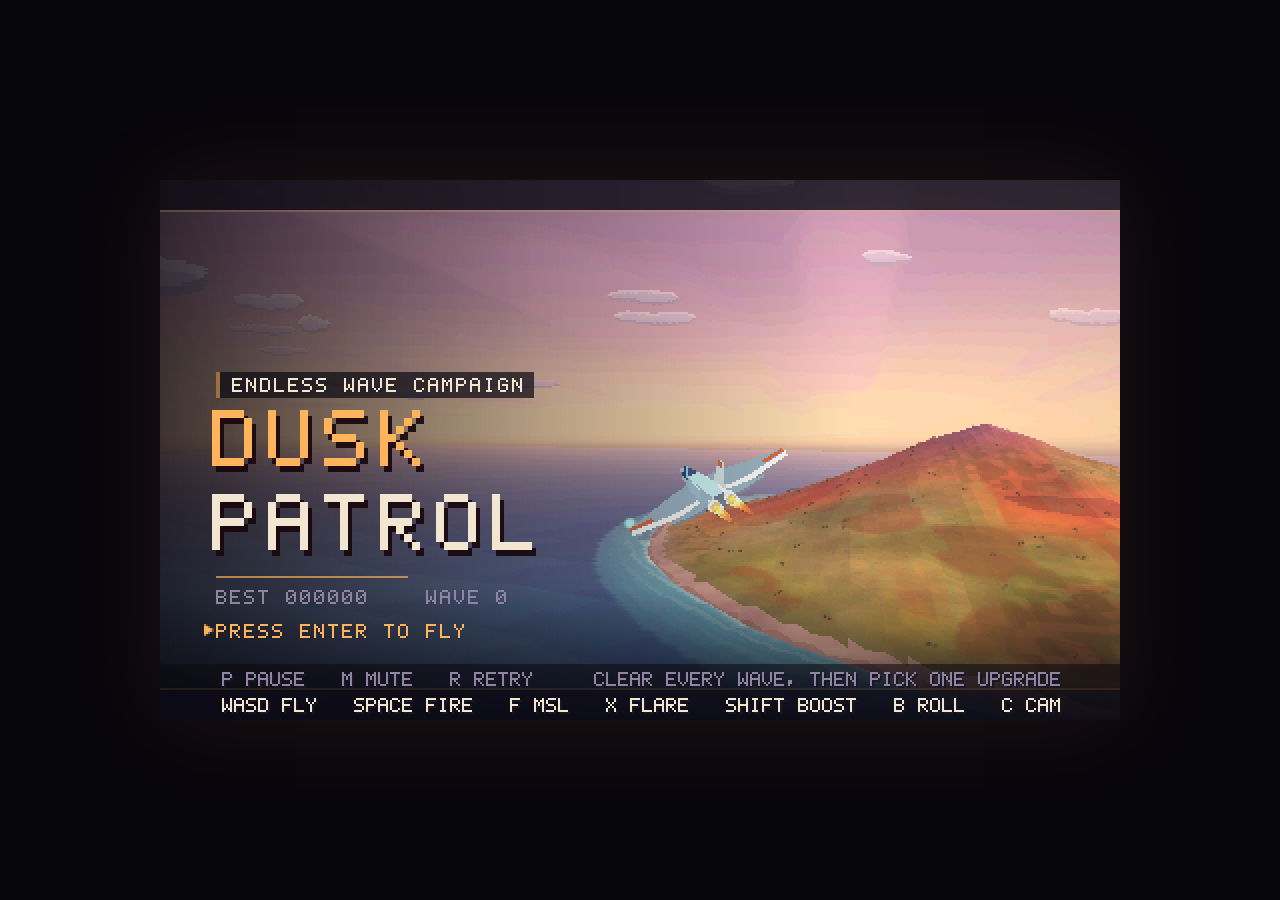
<file: game/index.html>
<!doctype html>
<html lang="ko">
<!-- Generated by build.mjs from game/src/ — edit those files, then run `node build.mjs`. -->
<head>
<meta charset="utf-8">
<meta name="viewport" content="width=device-width,initial-scale=1">
<title>DUSK PATROL</title>
<style>
html,body{margin:0;height:100%;background:#07060c;overflow:hidden}
#stage{position:fixed;inset:0;display:flex;align-items:center;justify-content:center;background:#07060c}
#frame{position:relative;line-height:0;box-shadow:0 0 90px rgba(255,150,90,.10)}
#frame canvas{position:absolute;inset:0;width:100%;height:100%;display:block;image-rendering:pixelated;image-rendering:crisp-edges}
#gl{cursor:crosshair}
#hud{pointer-events:none}
#error{position:fixed;left:10px;bottom:10px;z-index:9;color:#ffb0b0;font:12px/1.4 monospace;white-space:pre-wrap;max-width:80vw}
html,body,#stage{touch-action:none;-webkit-user-select:none;user-select:none;-webkit-tap-highlight-color:transparent}

/* Touch controls: shown only after a touch is seen, hidden again on keyboard input. */
#touch{position:fixed;inset:0;z-index:5;pointer-events:none;display:none;--b:min(17vmin,76px);
  font:700 calc(var(--b)*.2)/1 "Courier New",monospace;letter-spacing:.06em}
body.touch #touch{display:block}
#touch .zone{position:absolute;left:0;bottom:0;width:50%;height:78%;pointer-events:auto}
#touch .base,#touch .knob{position:absolute;border-radius:50%;pointer-events:none;transform:translate(-50%,-50%)}
#touch .base{width:calc(var(--b)*1.7);height:calc(var(--b)*1.7);border:2px solid rgba(242,230,208,.32);background:rgba(8,6,16,.22)}
#touch .knob{width:calc(var(--b)*.75);height:calc(var(--b)*.75);background:rgba(255,180,92,.55);border:2px solid rgba(255,180,92,.9)}
/* Right-hand pad: four ability buttons in a 2x2 cluster, with a wide FIRE
   bar underneath as the primary thumb target. Grid areas keep the order
   deliberate instead of relying on auto-placement. */
#touch .pad{position:absolute;right:max(3vmin,env(safe-area-inset-right));bottom:max(3vh,env(safe-area-inset-bottom));
  display:grid;grid-template-columns:repeat(2,var(--b));
  grid-template-areas:"flr msl" "roll boost" "fire fire";
  gap:calc(var(--b)*.2);align-items:center}
#touch .top{position:absolute;right:max(3vmin,env(safe-area-inset-right));top:max(12vh,env(safe-area-inset-top));display:flex;gap:calc(var(--b)*.18)}
#touch button{pointer-events:auto;touch-action:none;width:var(--b);height:var(--b);border-radius:50%;padding:0;
  border:2px solid rgba(255,180,92,.75);background:rgba(8,6,16,.35);color:#f2e6d0;font:inherit;letter-spacing:inherit}
#touch button.on{background:rgba(255,180,92,.55);color:#1a0f14}
#touch button[data-act="flare"]{grid-area:flr}
#touch button[data-act="msl"]{grid-area:msl}
#touch button[data-act="roll"]{grid-area:roll}
#touch button[data-act="boost"]{grid-area:boost}
#touch button.fire{grid-area:fire;width:100%;height:calc(var(--b)*.7);border-radius:calc(var(--b)*.35);
  border-color:rgba(255,90,95,.9);background:rgba(60,10,18,.4)}
#touch button.fire.on{background:rgba(255,90,95,.6);color:#1a0f14}
#touch .top button{width:calc(var(--b)*.72);height:calc(var(--b)*.72)}
body:not(.flying) #touch .pad,body:not(.flying) #touch .top,body:not(.flying) #touch .zone{display:none}
</style>
</head>
<body>
<div id="stage"><div id="frame">
  <canvas id="gl" width="480" height="270"></canvas>
  <canvas id="hud" width="480" height="270"></canvas>
</div></div>
<div id="touch">
  <div class="zone"></div>
  <div class="base" hidden></div><div class="knob" hidden></div>
  <div class="top">
    <button type="button" data-act="cam" aria-label="카메라 전환">CAM</button>
    <button type="button" data-act="pause" aria-label="일시정지">II</button>
  </div>
  <div class="pad">
    <button type="button" data-act="flare" aria-label="플레어">FLR</button>
    <button type="button" data-act="roll" aria-label="배럴 롤">ROLL</button>
    <button type="button" class="fire" data-act="fire" aria-label="기관포">FIRE</button>
    <button type="button" data-act="msl" aria-label="미사일">MSL</button>
    <button type="button" data-act="boost" aria-label="애프터버너">BOOST</button>
  </div>
</div>
<div id="error"></div>
<script>
/* DUSK PATROL — core.js
   Shared constants and small math: clamp/lerp, seeded RNG, value noise,
   vec3 and mat4 helpers, frustum tests, hex colours.
   Loaded as a classic script in order (see index.html); globals are shared. */
'use strict';

const W = 480, H = 270, WORLD = 6000, HALF = WORLD / 2;
const TAU = Math.PI * 2, DEG = Math.PI / 180;
const clamp = (v, a, b) => v < a ? a : (v > b ? b : v);
const lerp = (a, b, t) => a + (b - a) * t;
const wrapAngle = a => { a = (a + Math.PI) % TAU; if (a < 0) a += TAU; return a - Math.PI; };
const smoothstep = (a, b, x) => { const t = clamp((x - a) / (b - a), 0, 1); return t * t * (3 - 2 * t); };

/* ---------- seeded rng ---------- */
function mulberry32(a) {
  return function () {
    a |= 0; a = a + 0x6D2B79F5 | 0;
    let t = Math.imul(a ^ a >>> 15, 1 | a);
    t = t + Math.imul(t ^ t >>> 7, 61 | t) ^ t;
    return ((t ^ t >>> 14) >>> 0) / 4294967296;
  };
}

/* ---------- value noise ---------- */
function hash2(ix, iy) {
  let h = Math.imul(ix, 374761393) + Math.imul(iy, 668265263);
  h = Math.imul(h ^ (h >>> 13), 1274126177);
  return ((h ^ (h >>> 16)) >>> 0) / 4294967295;
}
function vnoise(x, y) {
  const ix = Math.floor(x), iy = Math.floor(y);
  const fx = x - ix, fy = y - iy;
  const ux = fx * fx * (3 - 2 * fx), uy = fy * fy * (3 - 2 * fy);
  const a = hash2(ix, iy), b = hash2(ix + 1, iy), c = hash2(ix, iy + 1), d = hash2(ix + 1, iy + 1);
  const ab = a + (b - a) * ux, cd = c + (d - c) * ux;
  return ab + (cd - ab) * uy;
}
function fbm(x, y, oct) {
  let a = 0, amp = 0.5, f = 1;
  for (let i = 0; i < (oct || 4); i++) { a += vnoise(x * f, y * f) * amp; f *= 2.02; amp *= 0.5; }
  return a;
}
function ridged(x, y) {
  let a = 0, amp = 0.55, f = 1;
  for (let i = 0; i < 4; i++) {
    const n = 1 - Math.abs(vnoise(x * f, y * f) * 2 - 1);
    a += n * n * amp; f *= 2.03; amp *= 0.5;
  }
  return clamp(a, 0, 1);
}

/* ---------- vec3 ---------- */
const vadd = (a, b) => [a[0] + b[0], a[1] + b[1], a[2] + b[2]];
const vsub = (a, b) => [a[0] - b[0], a[1] - b[1], a[2] - b[2]];
const vmul = (a, s) => [a[0] * s, a[1] * s, a[2] * s];
const vdot = (a, b) => a[0] * b[0] + a[1] * b[1] + a[2] * b[2];
const vcross = (a, b) => [a[1] * b[2] - a[2] * b[1], a[2] * b[0] - a[0] * b[2], a[0] * b[1] - a[1] * b[0]];
const vlen = a => Math.hypot(a[0], a[1], a[2]);
function vnorm(a) { const l = vlen(a) || 1; return [a[0] / l, a[1] / l, a[2] / l]; }
function vlerp(a, b, t) { return [lerp(a[0], b[0], t), lerp(a[1], b[1], t), lerp(a[2], b[2], t)]; }
function vdist(a, b) { return Math.hypot(a[0] - b[0], a[1] - b[1], a[2] - b[2]); }

/* ---------- mat4 (column major) ---------- */
const m4 = () => new Float32Array(16);
function m4id(o) { o.fill(0); o[0] = o[5] = o[10] = o[15] = 1; return o; }
function m4mul(o, a, b) {
  for (let c = 0; c < 4; c++) {
    const b0 = b[c * 4], b1 = b[c * 4 + 1], b2 = b[c * 4 + 2], b3 = b[c * 4 + 3];
    o[c * 4] = a[0] * b0 + a[4] * b1 + a[8] * b2 + a[12] * b3;
    o[c * 4 + 1] = a[1] * b0 + a[5] * b1 + a[9] * b2 + a[13] * b3;
    o[c * 4 + 2] = a[2] * b0 + a[6] * b1 + a[10] * b2 + a[14] * b3;
    o[c * 4 + 3] = a[3] * b0 + a[7] * b1 + a[11] * b2 + a[15] * b3;
  }
  return o;
}
function m4persp(o, fovy, aspect, near, far) {
  const f = 1 / Math.tan(fovy / 2), nf = 1 / (near - far);
  o.fill(0); o[0] = f / aspect; o[5] = f; o[10] = (far + near) * nf; o[11] = -1; o[14] = 2 * far * near * nf;
  return o;
}
function m4look(o, eye, center, up) {
  const z = vnorm(vsub(eye, center));
  let x = vcross(up, z); if (vlen(x) < 1e-6) x = [1, 0, 0]; x = vnorm(x);
  const y = vcross(z, x);
  o[0] = x[0]; o[1] = y[0]; o[2] = z[0]; o[3] = 0;
  o[4] = x[1]; o[5] = y[1]; o[6] = z[1]; o[7] = 0;
  o[8] = x[2]; o[9] = y[2]; o[10] = z[2]; o[11] = 0;
  o[12] = -vdot(x, eye); o[13] = -vdot(y, eye); o[14] = -vdot(z, eye); o[15] = 1;
  return o;
}
function m4rotY(o, a) { const c = Math.cos(a), s = Math.sin(a); m4id(o); o[0] = c; o[2] = -s; o[8] = s; o[10] = c; return o; }
function m4rotX(o, a) { const c = Math.cos(a), s = Math.sin(a); m4id(o); o[5] = c; o[6] = s; o[9] = -s; o[10] = c; return o; }
function m4rotZ(o, a) { const c = Math.cos(a), s = Math.sin(a); m4id(o); o[0] = c; o[1] = s; o[4] = -s; o[5] = c; return o; }
const _mA = m4(), _mB = m4(), _mC = m4(), _mD = m4();
function planeMatrix(o, p, yaw, pitch, roll) {
  m4rotY(_mA, yaw); m4rotX(_mB, pitch); m4rotZ(_mC, roll);
  m4mul(_mD, _mA, _mB); m4mul(_mA, _mD, _mC);
  m4id(o); o.set(_mA);
  o[12] = p[0]; o[13] = p[1]; o[14] = p[2];
  return o;
}
function projPoint(vp, p) {
  const x = p[0], y = p[1], z = p[2];
  const cx = vp[0] * x + vp[4] * y + vp[8] * z + vp[12];
  const cy = vp[1] * x + vp[5] * y + vp[9] * z + vp[13];
  const cw = vp[3] * x + vp[7] * y + vp[11] * z + vp[15];
  if (cw <= 0.001) return null;
  return [(cx / cw * 0.5 + 0.5) * W, (1 - (cy / cw * 0.5 + 0.5)) * H, cw];
}

/* ---------- frustum culling ---------- */
const frustumPlanes = new Float32Array(24);
function setFrustumPlane(i, a, b, c, d) {
  const l = Math.hypot(a, b, c) || 1, o = i * 4;
  frustumPlanes[o] = a / l; frustumPlanes[o + 1] = b / l;
  frustumPlanes[o + 2] = c / l; frustumPlanes[o + 3] = d / l;
}
function updateFrustum(m) {
  setFrustumPlane(0, m[3] + m[0], m[7] + m[4], m[11] + m[8], m[15] + m[12]);
  setFrustumPlane(1, m[3] - m[0], m[7] - m[4], m[11] - m[8], m[15] - m[12]);
  setFrustumPlane(2, m[3] + m[1], m[7] + m[5], m[11] + m[9], m[15] + m[13]);
  setFrustumPlane(3, m[3] - m[1], m[7] - m[5], m[11] - m[9], m[15] - m[13]);
  setFrustumPlane(4, m[3] + m[2], m[7] + m[6], m[11] + m[10], m[15] + m[14]);
  setFrustumPlane(5, m[3] - m[2], m[7] - m[6], m[11] - m[10], m[15] - m[14]);
}
function boxInFrustum(min, max) {
  for (let i = 0; i < 6; i++) {
    const o = i * 4, a = frustumPlanes[o], b = frustumPlanes[o + 1], c = frustumPlanes[o + 2], d = frustumPlanes[o + 3];
    const x = a >= 0 ? max[0] : min[0], y = b >= 0 ? max[1] : min[1], z = c >= 0 ? max[2] : min[2];
    if (a * x + b * y + c * z + d < 0) return false;
  }
  return true;
}
// Conservative sphere test: the radius keeps partially visible quads from popping.
function sphereInFrustum(x, y, z, r) {
  for (let i = 0; i < 6; i++) {
    const o = i * 4;
    if (frustumPlanes[o] * x + frustumPlanes[o + 1] * y + frustumPlanes[o + 2] * z + frustumPlanes[o + 3] < -r) return false;
  }
  return true;
}

/* ---------- color ---------- */
function rgb(hex) {
  const n = parseInt(hex.replace('#', ''), 16);
  return [(n >> 16 & 255) / 255, (n >> 8 & 255) / 255, (n & 255) / 255];
}
</script>
<script>
/* DUSK PATROL — world.js
   The procedural world as data: coastline, terrain height and colour,
   city blocks, street lights, cloud layout and drone home points.
   Loaded as a classic script in order (see index.html); globals are shared. */
'use strict';

function coastX(z) {
  return 20
    + (vnoise(z * 0.00075 + 3.7, 11.2) - 0.5) * 540
    + (vnoise(z * 0.0021 - 5.1, 2.3) - 0.5) * 120
    + Math.sin(z * 0.0009 + 1.2) * 70;
}
function cityMask(x, z) {
  const d = x - coastX(z);
  // Broad shoulders: the shelf has to fade into the hills without a terraced cliff.
  const mx = smoothstep(60, 160, d) * (1 - smoothstep(430, 720, d));
  const mz = 1 - smoothstep(380, 700, Math.abs(z + 520));
  return Math.min(mx, mz);
}
function terrainHeight(x, z) {
  const shore = coastX(z);
  const d = x - shore;
  let h;
  if (d < -140) h = -9 - Math.min(42, (-d - 140) * 0.018);
  else if (d < 0) {
    h = -9 * (1 - (d + 140) / 140);
  } else {
    h = smoothstep(0, 140, d) * 15;
    const inland = smoothstep(90, 950, d);
    h += (fbm(x * 0.00125 + 9.1, z * 0.00125 - 3.4, 4) - 0.5) * 52 * inland;
    h += Math.max(0, fbm(x * 0.00072 + 2.2, z * 0.00072 + 8.5, 4) - 0.40) * 240 * inland;
  }
  // Western headland across the bay: frames the seaward horizon.
  const ix = coastX(-500) - 1650, iz = -500;
  const iq = Math.hypot((x - ix) / 880, (z - iz) / 820);
  if (iq < 1) {
    const isl = Math.pow(1 - iq, 1.5) * 280 - 14;
    const rough = (fbm(x * 0.0042 + 6.1, z * 0.0042 - 9.3, 3) - 0.5) * 70 * (1 - iq);
    h = Math.max(h, isl + rough);
  }
  const north = smoothstep(-700, -2400, z);
  const east = smoothstep(900, 2400, d);
  const mm = Math.max(north * 0.95, east * 0.8) * smoothstep(60, 520, d);
  if (mm > 0.001) h += mm * (80 + ridged(x * 0.00068 + 4.4, z * 0.00068 - 2.1) * 520);
  // Sentinel headland: one broad peak anchors the northern coast on the horizon.
  const px = coastX(-700) + 1250, pz = -700;
  const pd = Math.hypot((x - px) * 0.75, z - pz) / 1050;
  if (pd < 1) h += Math.pow(1 - pd, 1.7) * 520;
  const city = cityMask(x, z);
  return h * (1 - city) + 11 * city;
}

const PAL = {
  wet: rgb('#cbb083'), sand: rgb('#efd9ab'), sand2: rgb('#e4c797'),
  pale: rgb('#d8cf87'), olive: rgb('#98a344'), green: rgb('#6d8340'), ochre: rgb('#dca048'),
  amber: rgb('#c47a38'), rust: rgb('#bb5335'), red: rgb('#9c3338'),
  forest: rgb('#4f6334'),
  plum: rgb('#74475f'), rock: rgb('#8a6878'), rock2: rgb('#5f4a68'),
  snow: rgb('#f1e4e7'), asphalt: rgb('#5d566c'),
  seaDeep: rgb('#0f6f9c'), seaShallow: rgb('#7fe0d4'), seaWarm: rgb('#f0b894'),
  fog: rgb('#e0a87f'), sun: [1.0, 0.80, 0.55], skyAmb: [0.60, 0.55, 0.74]
};
const CITY_WALLS = [rgb('#9a9099'), rgb('#a79a92'), rgb('#8d8892'), rgb('#b1a297'), rgb('#968d90')];

const mixRGB = (a, b, t) => [lerp(a[0], b[0], t), lerp(a[1], b[1], t), lerp(a[2], b[2], t)];

function terrainColor(x, z, h, slope) {
  const fine = fbm(x * 0.011, z * 0.011, 2);
  const patch = fbm(x * 0.0040 + 4.2, z * 0.0040 - 8.1, 3);
  const patch2 = fbm(x * 0.0019 - 12.0, z * 0.0019 + 3.4, 3);
  const patch3 = fbm(x * 0.0085 - 3.3, z * 0.0085 + 11.7, 2);
  // Sand only hugs the actual shore; inland low ground stays field-coloured
  // so the city shelf does not read as a beach running through the hills.
  const shore = coastX(z);
  const beach = 1 - smoothstep(50, 200, x - shore);
  let c;
  if (h < 1.4) c = mixRGB(PAL.wet, PAL.olive, (1 - beach) * 0.8);
  else if (h < 6.5) c = mixRGB(mixRGB(PAL.sand, PAL.sand2, fine), mixRGB(PAL.pale, PAL.olive, patch), 1 - beach);
  else {
    // Warm autumn patchwork: pale grass, olive, ochre and rust fields.
    c = mixRGB(PAL.pale, PAL.olive, smoothstep(0.28, 0.52, patch));
    c = mixRGB(c, PAL.green, (1 - smoothstep(0.40, 0.58, patch3)) * 0.35);
    c = mixRGB(c, PAL.forest, smoothstep(30, 110, h) * (1 - smoothstep(0.42, 0.58, patch3)) * 0.42);
    c = mixRGB(c, PAL.ochre, smoothstep(0.36, 0.60, patch2) * 0.92);
    c = mixRGB(c, PAL.rust, smoothstep(0.48, 0.68, patch2) * 0.90);
    c = mixRGB(c, PAL.red, smoothstep(0.58, 0.80, patch * 0.5 + patch2 * 0.62) * 0.62);
    c = mixRGB(c, PAL.rust, smoothstep(0.56, 0.80, patch3) * 0.50);
    // Ridges cool into plum and violet rock, with snow on the highest shoulders.
    c = mixRGB(c, PAL.plum, smoothstep(90, 250, h) * 0.55);
    c = mixRGB(c, PAL.rock, smoothstep(190, 340, h));
    c = mixRGB(c, PAL.rock2, smoothstep(300, 470, h) * 0.8);
    if (h > 260) c = mixRGB(c, PAL.snow, smoothstep(290, 470, h) * (1 - clamp(slope, 0, 1) * 0.45));
  }
  if (slope > 0.62 && h > 16 && h < 300) c = mixRGB(c, PAL.rock2, smoothstep(0.62, 0.92, slope) * 0.7);
  if (cityMask(x, z) > 0.5 && h < 16) c = mixRGB(c, PAL.asphalt, 0.35);
  const v = 0.90 + fine * 0.20;
  return [c[0] * v, c[1] * v, c[2] * v];
}

/* city buildings */
const buildings = [];
(function generateCity() {
  const r = mulberry32(44117);
  for (let z = -860; z <= -260; z += 36) {
    const shore = coastX(z);
    for (let d = 150; d <= 410; d += 34) {
      if (r() < 0.46) continue;
      const w = 15 + r() * 13;
      const dp = 12 + r() * 11;
      let hgt = 5 + Math.pow(r(), 2.4) * 14;
      if (r() < 0.02) hgt += 10 + r() * 20;
      buildings.push({
        x: shore + d + (r() - 0.5) * 9,
        z: z + (r() - 0.5) * 6,
        w, d: dp, h: hgt, seed: r() * 1000,
        wall: CITY_WALLS[(r() * CITY_WALLS.length) | 0]
      });
    }
  }
})();

/* street lights along the roads */
const streetLights = [];
(function generateLights() {
  const r = mulberry32(991);
  for (let z = -880; z <= -220; z += 40) {
    const shore = coastX(z);
    for (let d = 160; d <= 420; d += 56) {
      if (r() < 0.42) continue;
      streetLights.push([shore + d + 13 + r() * 4, 15.5, z + 13 + r() * 4]);
    }
  }
})();

/* clouds */
const cloudDefs = [];
(function generateClouds() {
  const r = mulberry32(31007);
  // High fair-weather cumulus. Cards stay small: a cumulus is a cluster of
  // puffs, and oversized billboards read as pale walls whenever the camera nears.
  for (let i = 0; i < 34; i++) {
    cloudDefs.push({
      x: (r() * 2 - 1) * 3000, y: 430 + r() * 340, z: (r() * 2 - 1) * 3000,
      sx: 90 + r() * 170, sy: 55 + r() * 75, tex: (r() * 4) | 0, drift: r() * TAU
    });
  }
  // Small mid puffs floating over the headlands, bottoms above the ridgelines.
  for (let i = 0; i < 16; i++) {
    const z = (r() * 2 - 1) * 2800;
    cloudDefs.push({
      x: coastX(z) - 1000 + r() * 2200, y: 330 + r() * 120, z,
      sx: 60 + r() * 90, sy: 40 + r() * 45, tex: (r() * 4) | 0, drift: r() * TAU
    });
  }
  // A far bank behind the northern mountains, like a weather front on the horizon.
  for (let i = 0; i < 8; i++) {
    const z = -2300 - r() * 600;
    cloudDefs.push({
      x: -1600 + r() * 3200, y: 360 + r() * 90, z,
      sx: 160 + r() * 160, sy: 90 + r() * 70, tex: (r() * 4) | 0, drift: r() * TAU
    });
  }
  for (const c of cloudDefs) c.tintY = 0.86 + Math.sin(c.drift) * 0.04;
})();

/* Scrub and tree specks: the cheapest, strongest scale cue on the headlands. */
const treePoints = [];
(function generateTrees() {
  const r = mulberry32(77003);
  let guard = 0;
  while (treePoints.length < 6000 && guard++ < 180000) {
    const x = (r() * 2 - 1) * 2900;
    const z = (r() * 2 - 1) * 2900;
    const h = terrainHeight(x, z);
    if (h < 12 || h > 300) continue;
    if (cityMask(x, z) > 0.2) continue;
    const grove = fbm(x * 0.0062 + 5.5, z * 0.0062 - 2.7, 3);
    if (r() > grove * grove * 3.4) continue;
    // Two or three specks per clump reads as woodland instead of scattered pepper.
    treePoints.push([x, h + 2.4, z, r()]);
    const extra = 1 + ((r() * 2) | 0);
    for (let k = 0; k < extra && treePoints.length < 6000; k++) {
      const tx = x + (r() - 0.5) * 11, tz = z + (r() - 0.5) * 11;
      const th = terrainHeight(tx, tz);
      if (th < 10 || th > 300) continue;
      treePoints.push([tx, th + 2.2, tz, r()]);
    }
  }
})();

function droneHome(i) {
  const r = mulberry32(9001 + i * 733);
  const z = -380 + r() * 1420;
  const x = coastX(z) - 140 - r() * 700;
  return [x, 110 + r() * 150, z];
}

// Height texture encoding shared with the water shader: tex = (h + BIAS) / RANGE.
const HGT_BIAS = 60, HGT_RANGE = 720;
function buildHeightData(size) {
  const data = new Uint8Array(size * size);
  for (let j = 0; j < size; j++) {
    const z = -HALF + (j + 0.5) / size * WORLD;
    for (let i = 0; i < size; i++) {
      const x = -HALF + (i + 0.5) / size * WORLD;
      data[j * size + i] = clamp((terrainHeight(x, z) + HGT_BIAS) / HGT_RANGE, 0, 1) * 255;
    }
  }
  return data;
}
</script>
<script>
/* DUSK PATROL — gl.js
   WebGL2 context and helpers (programs, buffers, attributes, textures),
   the low-res scene framebuffer and the terrain height texture.
   Loaded as a classic script in order (see index.html); globals are shared. */
'use strict';

const glCanvas = document.getElementById('gl');
const hudCanvas = document.getElementById('hud');
const gl = glCanvas.getContext('webgl2', { antialias: false, alpha: false, depth: true, powerPreference: 'high-performance' });
const hud = hudCanvas.getContext('2d');
const errBox = document.getElementById('error');
function showError(msg) {
  console.error(msg);
  errBox.textContent += msg + ' | ';
}
if (!gl) showError('WebGL2 is not available in this browser.');
hud.imageSmoothingEnabled = false;

const uniCache = new Map();
function U(p, n) {
  let m = uniCache.get(p);
  if (!m) { m = {}; uniCache.set(p, m); }
  if (!(n in m)) m[n] = gl.getUniformLocation(p, n);
  return m[n];
}
function compile(type, src, name) {
  const s = gl.createShader(type);
  gl.shaderSource(s, src);
  gl.compileShader(s);
  if (!gl.getShaderParameter(s, gl.COMPILE_STATUS)) {
    showError('SHADER ' + name + ': ' + gl.getShaderInfoLog(s));
    return null;
  }
  return s;
}
function makeProg(vsSrc, fsSrc, name) {
  const v = compile(gl.VERTEX_SHADER, vsSrc, name + '.vs');
  const f = compile(gl.FRAGMENT_SHADER, fsSrc, name + '.fs');
  if (!v || !f) return null;
  const p = gl.createProgram();
  gl.attachShader(p, v); gl.attachShader(p, f); gl.linkProgram(p);
  if (!gl.getProgramParameter(p, gl.LINK_STATUS)) {
    showError('LINK ' + name + ': ' + gl.getProgramInfoLog(p));
    return null;
  }
  return p;
}
function buf(data, usage) {
  const b = gl.createBuffer();
  gl.bindBuffer(gl.ARRAY_BUFFER, b);
  gl.bufferData(gl.ARRAY_BUFFER, data, usage || gl.STATIC_DRAW);
  return b;
}
// Float vertex attribute on the currently bound ARRAY_BUFFER.
function attr(loc, size, stride, offset, divisor) {
  gl.enableVertexAttribArray(loc);
  gl.vertexAttribPointer(loc, size, gl.FLOAT, false, stride || 0, offset || 0);
  if (divisor) gl.vertexAttribDivisor(loc, divisor);
}
// Creates and binds a clamped 2D texture; the caller uploads the pixels.
function makeTex(filter) {
  const t = gl.createTexture();
  gl.bindTexture(gl.TEXTURE_2D, t);
  gl.texParameteri(gl.TEXTURE_2D, gl.TEXTURE_MIN_FILTER, filter);
  gl.texParameteri(gl.TEXTURE_2D, gl.TEXTURE_MAG_FILTER, filter);
  gl.texParameteri(gl.TEXTURE_2D, gl.TEXTURE_WRAP_S, gl.CLAMP_TO_EDGE);
  gl.texParameteri(gl.TEXTURE_2D, gl.TEXTURE_WRAP_T, gl.CLAMP_TO_EDGE);
  return t;
}
// White sprite whose alpha comes from alphaAt(x, y) in 0..1.
function spriteTex(S, alphaAt) {
  const c = document.createElement('canvas'); c.width = c.height = S;
  const ctx = c.getContext('2d');
  const img = ctx.createImageData(S, S), d = img.data;
  for (let y = 0; y < S; y++) for (let x = 0; x < S; x++) {
    const i = (y * S + x) * 4;
    d[i] = d[i + 1] = d[i + 2] = 255; d[i + 3] = clamp(alphaAt(x, y), 0, 1) * 255;
  }
  ctx.putImageData(img, 0, 0);
  const t = makeTex(gl.NEAREST);
  gl.texImage2D(gl.TEXTURE_2D, 0, gl.RGBA8, gl.RGBA, gl.UNSIGNED_BYTE, c);
  return t;
}
const FS_TRI = new Float32Array([-1, -1, 3, -1, -1, 3]);

const sceneTex = makeTex(gl.NEAREST);
gl.texImage2D(gl.TEXTURE_2D, 0, gl.RGBA8, W, H, 0, gl.RGBA, gl.UNSIGNED_BYTE, null);
const depthRb = gl.createRenderbuffer();
gl.bindRenderbuffer(gl.RENDERBUFFER, depthRb);
gl.renderbufferStorage(gl.RENDERBUFFER, gl.DEPTH_COMPONENT24, W, H);
const sceneFbo = gl.createFramebuffer();
gl.bindFramebuffer(gl.FRAMEBUFFER, sceneFbo);
gl.framebufferTexture2D(gl.FRAMEBUFFER, gl.COLOR_ATTACHMENT0, gl.TEXTURE_2D, sceneTex, 0);
gl.framebufferRenderbuffer(gl.FRAMEBUFFER, gl.DEPTH_ATTACHMENT, gl.RENDERBUFFER, depthRb);
if (gl.checkFramebufferStatus(gl.FRAMEBUFFER) !== gl.FRAMEBUFFER_COMPLETE) showError('Scene framebuffer incomplete');
gl.bindFramebuffer(gl.FRAMEBUFFER, null);

const heightTex = makeTex(gl.LINEAR);
gl.pixelStorei(gl.UNPACK_ALIGNMENT, 1);
gl.texImage2D(gl.TEXTURE_2D, 0, gl.R8, 512, 512, 0, gl.RED, gl.UNSIGNED_BYTE, buildHeightData(512));
</script>
<script>
/* DUSK PATROL — shaders.js
   GLSL sources for every pass and the compiled programs, plus the shared
   sun direction and fog constants.
   Loaded as a classic script in order (see index.html); globals are shared. */
'use strict';

// Fullscreen-triangle vertex shader shared by the sky and post passes.
const FS_VS = `#version 300 es
layout(location=0) in vec2 aPos;
out vec2 vUV;
void main(){ vUV = aPos*0.5+0.5; gl_Position = vec4(aPos, 0.0, 1.0); }`;

const SKY_FS = `#version 300 es
precision highp float;
in vec2 vUV;
out vec4 outColor;
uniform vec3 uRight, uUp, uFwd, uSun;
uniform float uTanFov, uAspect, uTime;

float h21(vec2 p){ p = fract(p*vec2(123.34,456.21)); p += dot(p,p+45.32); return fract(p.x*p.y); }
float noise(vec2 p){
  vec2 i=floor(p), f=fract(p); f=f*f*(3.0-2.0*f);
  float a=h21(i), b=h21(i+vec2(1,0)), c=h21(i+vec2(0,1)), d=h21(i+vec2(1,1));
  return mix(mix(a,b,f.x), mix(c,d,f.x), f.y);
}
void main(){
  vec2 p = vUV*2.0-1.0;
  vec3 dir = normalize(uFwd + uRight*p.x*uTanFov*uAspect + uUp*p.y*uTanFov);
  float y = dir.y;
  float t = clamp(y, 0.0, 1.0);
  // Pastel dusk: lilac zenith -> dusty rose -> warm cream horizon.
  vec3 zenith = vec3(0.42,0.36,0.58);
  vec3 mid    = vec3(0.80,0.62,0.71);
  vec3 horizon= vec3(1.00,0.86,0.70);
  vec3 col = mix(horizon, mid, smoothstep(0.0,0.34,t));
  col = mix(col, zenith, smoothstep(0.28,0.98,t));
  col = mix(col, vec3(1.00,0.79,0.62), exp(-max(y,0.0)*13.0)*0.30);

  float sd = max(dot(dir,uSun),0.0);
  vec3 sunCol = vec3(1.0,0.88,0.62);
  col += sunCol * pow(sd, 16.0) * 0.09;
  col += sunCol * pow(sd, 140.0) * 0.22;
  float disc = smoothstep(0.99870, 0.99920, sd);
  vec3 discCol = vec3(1.0,0.95,0.74);
  col = mix(col, discCol, disc);
  col = mix(col, vec3(1.0,0.99,0.92), disc * smoothstep(0.9993,0.9998,sd));

  // Thin horizontal cloud streaks, softly dithered at the edges.
  vec2 cuv = dir.xz / max(dir.y+0.08, 0.02);
  float cl = noise(cuv*vec2(0.40,2.3) + vec2(uTime*0.003,0.0));
  float band = smoothstep(0.56,0.76,cl) * smoothstep(0.02,0.10,y) * (1.0-smoothstep(0.30,0.60,y));
  vec3 cloudCol = mix(vec3(0.94,0.72,0.76), vec3(1.0,0.88,0.76), pow(sd,2.0));
  col = mix(col, cloudCol, band*0.38);

  col = mix(vec3(0.19,0.15,0.26), col, smoothstep(-0.10, 0.0, y));
  outColor = vec4(col, 1.0);
}`;

const WATER_VS = `#version 300 es
layout(location=0) in vec2 aPos;
uniform mat4 uVP;
out vec3 vW;
void main(){ vW = vec3(aPos.x, 0.0, aPos.y); gl_Position = uVP*vec4(vW,1.0); }`;

const WATER_FS = `#version 300 es
precision highp float;
in vec3 vW;
out vec4 outColor;
uniform sampler2D uHeight;
uniform vec3 uCam, uSun, uFogColor;
uniform float uTime;

void main(){
  vec2 uv = vW.xz/6000.0+0.5;
  float inside = step(0.0,uv.x)*step(uv.x,1.0)*step(0.0,uv.y)*step(uv.y,1.0);
  // Terrain height, decoded from the biased 8-bit texture: -60 .. +660.
  // Outside the map there is open ocean, so treat it as deep water.
  float h = (texture(uHeight, clamp(uv,0.001,0.999)).r*720.0-60.0);
  float depth = inside > 0.5 ? max(-h, 0.0) : 60.0;

  vec3 deep = vec3(0.05,0.21,0.42);
  vec3 shallow = vec3(0.25,0.60,0.66);
  vec3 col = mix(shallow, deep, smoothstep(1.0, 35.0, depth));
  col = mix(col, vec3(0.15,0.31,0.50), smoothstep(30.0, 120.0, depth)*0.60);

  // Low swells only: high-frequency ripples alias into hard rays at this resolution.
  vec2 q = vW.xz*0.020;
  float t = uTime;
  float e = sin(q.x*5.0 + t*1.1)*0.004 + sin(q.y*6.3 - t*0.8)*0.0035 + sin((q.x+q.y)*3.4 + t*0.6)*0.003;
  vec3 n = normalize(vec3(e, 1.0, e*0.65));
  vec3 V = normalize(uCam - vW);
  vec3 H = normalize(uSun + V);

  float fres = pow(1.0-max(dot(n,V),0.0), 3.0);
  col = mix(col, vec3(0.84,0.66,0.74), fres*0.26 * smoothstep(0.05,0.35,1.0-V.y));

  float spec = pow(max(dot(n,H),0.0), 120.0);
  col += vec3(1.0,0.84,0.62) * spec * 0.14 * smoothstep(0.04,0.30,1.0-V.y);

  // Broad sun path: a wide warm shimmer instead of uniform sparkle noise.
  vec3 flatV = normalize(vec3(uCam.x - vW.x, 0.0, uCam.z - vW.z));
  float path = pow(max(dot(flatV, normalize(vec3(uSun.x, 0.0, uSun.z))), 0.0), 7.0);
  col += vec3(1.0, 0.82, 0.60) * path * 0.06 * smoothstep(0.04,0.30,1.0-V.y);

  // Dual-band animated coastal surf foam.
  float foamInner = 1.0 - smoothstep(0.3, 4.5, depth);
  float foamWave = sin(depth * 1.15 - t * 2.4 + q.x * 1.5) * 0.5 + 0.5;
  float foamOuter = (1.0 - smoothstep(2.0, 14.0, depth)) * smoothstep(0.64, 0.92, foamWave);
  float fnoise = 0.5+0.5*sin(q.x*4.0+q.y*3.0+t*1.3);
  float foam = clamp(foamInner * (0.22 + fnoise * 0.44) + foamOuter * 0.22, 0.0, 0.72);
  col = mix(col, vec3(0.94,0.96,0.92), foam);

  float fog = 1.0-exp(-length(vW-uCam)*0.00024);
  col = mix(col, uFogColor, fog);
  outColor = vec4(col,1.0);
}`;
/* ============================================================
   SHADERS — solid, city, clouds, points, particles, post
   ============================================================ */
const SOLID_VS = `#version 300 es
layout(location=0) in vec3 aPos;
layout(location=1) in vec3 aNormal;
layout(location=2) in vec3 aColor;
uniform mat4 uVP, uModel;
out vec3 vW, vN, vC;
void main(){
  vec4 w = uModel*vec4(aPos,1.0);
  vW = w.xyz; vN = mat3(uModel)*aNormal; vC = aColor;
  gl_Position = uVP*w;
}`;

const SOLID_FS = `#version 300 es
precision highp float;
in vec3 vW, vN, vC;
out vec4 outColor;
uniform vec3 uSun, uSunColor, uAmbient, uFogColor, uCam;
uniform float uFogDensity, uSpec, uContour;
float h21(vec2 p){ p = fract(p*vec2(123.34,456.21)); p += dot(p,p+45.32); return fract(p.x*p.y); }
float vnoise(vec2 p){
  vec2 i=floor(p), f=fract(p); f=f*f*(3.0-2.0*f);
  float a=h21(i), b=h21(i+vec2(1,0)), c=h21(i+vec2(0,1)), d=h21(i+vec2(1,1));
  return mix(mix(a,b,f.x), mix(c,d,f.x), f.y);
}
void main(){
  vec3 N = normalize(vN), V = normalize(uCam-vW);
  float ndl = max(dot(N,uSun),0.0);
  float wrap = max((dot(N,uSun)+0.30)/1.30, 0.0);
  vec3 base = vC;
  float dCam = length(vW-uCam);
  if (uContour > 0.5) {
    // Painterly ground grain: breaks up flat vertex-colour fields at close range.
    float nfade = 1.0 - smoothstep(650.0, 2300.0, dCam);
    float m1 = vnoise(vW.xz*0.055) - 0.5;
    float m2 = vnoise(vW.xz*0.015 + 3.7) - 0.5;
    base *= 1.0 + (m1*0.15 + m2*0.22) * nfade;
    base.g *= 1.0 + m2*0.06*nfade;
    base.r *= 1.0 - m1*0.05*nfade;
    // Patchwork fields, painted per pixel so the parcel edges stay crisp.
    float landMask = smoothstep(7.0, 18.0, vW.y) * (1.0 - smoothstep(170.0, 300.0, vW.y));
    float f1 = vnoise(vW.xz*0.0092 + 7.7);
    float f2 = vnoise(vW.xz*0.0210 + 1.3);
    vec3 tune = mix(vec3(1.14,1.05,0.80), vec3(1.06,0.72,0.54), smoothstep(0.40,0.48,f1));
    tune = mix(tune, vec3(0.88,1.04,0.76), smoothstep(0.56,0.63,f2)*0.55);
    tune = mix(tune, vec3(1.12,0.94,0.66), smoothstep(0.66,0.74,f2)*0.45);
    base *= mix(vec3(1.0), tune, landMask * 0.85 * nfade);
    // Dark woodland: clumped specks and broad copses give the near hills weight.
    float wFade = 1.0 - smoothstep(1200.0, 2800.0, dCam);
    float woodPatch = vnoise(vW.xz*0.0055 + 31.7);
    float woodFleck = vnoise(vW.xz*0.070 + 12.9);
    float wood = smoothstep(0.50,0.72,woodPatch) * smoothstep(0.34,0.62,woodFleck);
    base = mix(base, base*vec3(0.62,0.73,0.54), wood*landMask*0.60*wFade);
    base = mix(base, base*vec3(0.80,0.86,0.70), smoothstep(0.44,0.68,woodPatch)*landMask*0.28*wFade);
    // Airbrushed elevation tint: warm lowlands, cooler violet ridges.
    base *= mix(vec3(1.05,1.00,0.97), vec3(0.92,0.90,1.05), smoothstep(40.0,380.0,vW.y));
    if (vW.y > 24.0) {
      // Faint elevation bands, the way painted maps hint at relief.
      float band = fract(vW.y / 26.0);
      float line = 1.0 - smoothstep(0.0, 0.05, band);
      base *= 1.0 - line * 0.06;
    }
  }
  vec3 col = base*(uAmbient + uSunColor*(0.74*ndl + 0.26*wrap));
  vec3 H = normalize(uSun+V);
  col += uSunColor * pow(max(dot(N,H),0.0), 40.0) * uSpec;
  float rim = pow(1.0-max(dot(N,V),0.0), 3.0);
  col += uSunColor * rim * 0.10;
  vec3 fogCol = mix(uFogColor, vec3(0.74,0.68,0.84), smoothstep(140.0, 480.0, vW.y) * 0.55);
  float fog = 1.0-exp(-dCam*uFogDensity);
  col = mix(col, fogCol, fog);
  outColor = vec4(col,1.0);
}`;

const CITY_VS = `#version 300 es
layout(location=0) in vec3 aPos;
layout(location=1) in vec3 aNormal;
layout(location=2) in vec3 aOffset;
layout(location=3) in vec3 aSize;
layout(location=4) in float aSeed;
layout(location=5) in vec3 aColor;
uniform mat4 uVP;
out vec3 vW, vN, vC, vLocal, vSize;
out float vSeed;
void main(){
  vec3 w = aOffset + aPos*aSize;
  vW = w; vN = aNormal; vC = aColor;
  vLocal = aPos; vSize = aSize; vSeed = aSeed;
  gl_Position = uVP*vec4(w,1.0);
}`;

const CITY_FS = `#version 300 es
precision highp float;
in vec3 vW, vN, vC, vLocal, vSize;
in float vSeed;
out vec4 outColor;
uniform vec3 uSun, uSunColor, uAmbient, uFogColor, uCam;
uniform float uFogDensity;

float h21(vec2 p){ p=fract(p*vec2(123.34,456.21)); p+=dot(p,p+45.32); return fract(p.x*p.y); }

void main(){
  vec3 n = normalize(vN);
  float ndl = max(dot(n,uSun),0.0);
  vec3 col = vC*(uAmbient*1.36 + uSunColor*ndl*1.02);

  if (abs(n.y) < 0.5) {
    float u = (abs(n.x) > 0.5 ? vLocal.z*vSize.z : vLocal.x*vSize.x);
    float v = vLocal.y*vSize.y;
    vec2 g = vec2(u/7.0, (v-2.6)/7.4);
    vec2 cell = floor(g);
    vec2 f = fract(g);
    float win = step(0.22,f.x)*step(f.x,0.68)*step(0.26,f.y)*step(f.y,0.70);
    float rnd = h21(cell + vec2(vSeed*7.13, vSeed*3.77));
    float on = step(0.80, rnd);
    vec3 wc = vec3(1.0,0.78,0.46);
    if (rnd > 0.998) wc = vec3(0.82,0.93,1.0);
    float wfade = 1.0 - smoothstep(1400.0, 3200.0, length(vW-uCam));
    col = mix(col, vec3(0.16,0.16,0.22), win*0.38);
    col += wc * win * on * 0.40 * wfade;
    if (vLocal.y > 0.985) col = vC*0.95 + vec3(0.12,0.11,0.13);
    if (vLocal.y < 0.02) col *= 0.62;
  } else if (n.y > 0.5) {
    col = vC*0.55 + vec3(0.05,0.04,0.08);
  }
  float fog = 1.0-exp(-length(vW-uCam)*uFogDensity);
  col = mix(col, uFogColor, fog);
  outColor = vec4(col,1.0);
}`;

const CLOUD_VS = `#version 300 es
layout(location=0) in vec3 aPos;
layout(location=1) in vec2 aUV;
uniform mat4 uVP, uModel;
out vec2 vUV; out vec3 vW;
void main(){
  vec4 w = uModel*vec4(aPos,1.0);
  vW = w.xyz; vUV = aUV;
  gl_Position = uVP*w;
}`;

const CLOUD_FS = `#version 300 es
precision highp float;
in vec2 vUV; in vec3 vW;
out vec4 outColor;
uniform sampler2D uTex;
uniform vec3 uTint, uShade, uFogColor, uCam;
uniform float uFogDensity, uAlpha;
void main(){
  vec4 t = texture(uTex, vUV);
  if (t.a < 0.5) discard;
  vec3 col = mix(uShade, uTint, clamp((vUV.y-0.10)/0.90, 0.0, 1.0));
  // Cauliflower form from the mask itself: lit crown, cool shaded underside.
  float upA = texture(uTex, vUV + vec2(0.0, 0.07)).a;
  float dnA = texture(uTex, vUV - vec2(0.0, 0.07)).a;
  col = mix(col, uTint*1.05, (1.0-upA)*0.55);
  col = mix(col, uShade*0.84, (1.0-dnA)*0.60);
  float fog = 1.0-exp(-length(vW-uCam)*uFogDensity);
  col = mix(col, uFogColor, fog);
  outColor = vec4(col, uAlpha);
}`;

const POINT_VS = `#version 300 es
layout(location=0) in vec3 aPos;
layout(location=1) in vec3 aColor;
layout(location=2) in float aSize;
layout(location=3) in float aPhase;
uniform mat4 uVP;
uniform vec3 uCam;
uniform float uTime;
out vec3 vCol; out float vFade; out float vBlink;
void main(){
  gl_Position = uVP*vec4(aPos,1.0);
  float d = length(aPos-uCam);
  gl_PointSize = clamp(abs(aSize)*700.0/max(d,50.0), 1.0, 7.0);
  vCol = aColor;
  vFade = 1.0 - smoothstep(900.0, 3000.0, d);
  vBlink = aSize < 0.0 ? step(0.0, sin(uTime*5.0 + aPhase*6.283))
                       : 0.86 + 0.14*sin(uTime*2.2 + aPhase*19.0);
}`;

const POINT_FS = `#version 300 es
precision highp float;
in vec3 vCol; in float vFade; in float vBlink;
out vec4 outColor;
void main(){
  vec2 q = gl_PointCoord*2.0-1.0;
  float r = dot(q,q);
  if (r > 1.0) discard;
  float a = (1.0-r); a *= a;
  outColor = vec4(vCol, a*vFade*vBlink);
}`;

const PART_VS = `#version 300 es
layout(location=0) in vec3 aCenter;
layout(location=1) in vec2 aCorner;
layout(location=2) in vec4 aColor;
layout(location=3) in float aSize;
uniform mat4 uVP;
uniform vec3 uRight, uUp;
out vec2 vUV; out vec4 vCol;
void main(){
  vec3 p = aCenter + uRight*aCorner.x*aSize + uUp*aCorner.y*aSize;
  vUV = aCorner*0.5+0.5;
  vCol = aColor;
  gl_Position = uVP*vec4(p,1.0);
}`;

const PART_FS = `#version 300 es
precision highp float;
in vec2 vUV; in vec4 vCol;
out vec4 outColor;
uniform sampler2D uTex;
void main(){
  vec4 t = texture(uTex, vUV);
  if (t.a < 0.02) discard;
  outColor = vec4(vCol.rgb, vCol.a*t.a);
}`;

const BURN_VS = `#version 300 es
layout(location=0) in vec3 aPos;
layout(location=1) in float aT;
uniform mat4 uVP, uModel;
uniform float uLen, uZ0;
out float vT;
void main(){
  vec3 p = vec3(aPos.x, aPos.y, uZ0 + aPos.z*uLen);
  vT = aT;
  gl_Position = uVP*uModel*vec4(p,1.0);
}`;

const BURN_FS = `#version 300 es
precision highp float;
in float vT;
out vec4 outColor;
uniform float uIntensity, uTime;
void main(){
  float flick = 0.78 + 0.22*sin(vT*42.0 - uTime*56.0);
  float shock = 0.85 + 0.15*sin(vT*24.0 - uTime*32.0);
  float a = pow(1.0-vT, 1.25)*flick*uIntensity;
  vec3 hot = vec3(1.0, 0.98, 0.86);
  vec3 mid = vec3(1.0, 0.62, 0.14);
  vec3 tail = vec3(0.98, 0.22, 0.04);
  vec3 col = vT < 0.35 ? mix(hot, mid, vT/0.35) : mix(mid, tail, (vT-0.35)/0.65);
  col *= shock;
  outColor = vec4(col, a);
}`;

// Wingtip contrail ribbons: crisp curving vapor trails.
const TRAIL_VS = `#version 300 es
layout(location=0) in vec3 aPos;
layout(location=1) in vec4 aCol;
uniform mat4 uVP;
out vec4 vCol;
void main(){ vCol = aCol; gl_Position = uVP * vec4(aPos, 1.0); }`;

const TRAIL_FS = `#version 300 es
precision highp float;
in vec4 vCol;
out vec4 outColor;
void main(){ outColor = vCol; }`;

// Ground/water projected shadows for clouds and aircraft silhouettes.
const SHADOW_VS = `#version 300 es
layout(location=0) in vec3 aPos;
layout(location=1) in vec2 aUV;
uniform mat4 uVP, uModel;
out vec2 vUV;
void main(){ vUV = aUV; gl_Position = uVP * uModel * vec4(aPos, 1.0); }`;

const SHADOW_FS = `#version 300 es
precision highp float;
in vec2 vUV;
out vec4 outColor;
uniform sampler2D uTex;
uniform float uAlpha, uUseTex;
void main(){
  float m = uUseTex > 0.5 ? texture(uTex, vUV).a : 1.0;
  if (m < 0.45) discard;
  outColor = vec4(0.03, 0.05, 0.14, uAlpha * m);
}`;

const POST_FS = `#version 300 es
precision highp float;
in vec2 vUV;
out vec4 outColor;
uniform sampler2D uScene;
uniform float uHurt;
float bayer2(vec2 a){ a=floor(a); return fract(a.x*0.5 + a.y*a.y*0.75); }
float bayer4(vec2 a){ return bayer2(0.5*a)*0.25 + bayer2(a); }
float bayer8(vec2 a){ return bayer4(0.5*a)*0.25 + bayer2(a); }
void main(){
  vec3 c = texture(uScene, vUV).rgb;
  // Gentle grade: keep the pastel gamut, lift shadows a touch, no hard banding.
  float l = dot(c, vec3(0.299,0.587,0.114));
  c = mix(vec3(l), c, 1.06);
  c = pow(max(c,0.0), vec3(0.92,0.98,1.02));
  c = c*1.03 + vec3(0.010,0.006,0.014);
  c += (1.0-l)*vec3(0.020,0.0,0.045);
  vec2 d = vUV-0.5;
  c *= 1.0 - 0.16*pow(length(d)*1.40, 2.4);
  // Damage flash: red edge burn that leaves the centre readable.
  float edge = smoothstep(0.16, 0.62, length(d));
  c = mix(c, vec3(0.62,0.05,0.07), uHurt * edge * 0.85);
  c = mix(c, vec3(0.9,0.2,0.2), uHurt * 0.10);
  // Fine 4x4 ordered dither into 40 levels: a whisper of texture, not a screen door.
  float bay = (bayer4(gl_FragCoord.xy) - 0.5) / 40.0;
  c = floor(c*40.0 + 0.5 + bay)/40.0;
  outColor = vec4(clamp(c,0.0,1.0), 1.0);
}`;

// Cannon tracers: thin additive lines, faded at the muzzle end.
const TRACER_VS = `#version 300 es
layout(location=0) in vec3 aPos;
uniform mat4 uVP;
void main(){ gl_Position = uVP*vec4(aPos,1.0); }`;

const TRACER_FS = `#version 300 es
precision highp float;
out vec4 outColor;
void main(){ outColor = vec4(1.0, 0.82, 0.42, 0.9); }`;

const skyProg = makeProg(FS_VS, SKY_FS, 'sky');
const waterProg = makeProg(WATER_VS, WATER_FS, 'water');
const solidProg = makeProg(SOLID_VS, SOLID_FS, 'solid');
const cityProg = makeProg(CITY_VS, CITY_FS, 'city');
const cloudProg = makeProg(CLOUD_VS, CLOUD_FS, 'cloud');
const pointProg = makeProg(POINT_VS, POINT_FS, 'point');
const partProg = makeProg(PART_VS, PART_FS, 'part');
const burnProg = makeProg(BURN_VS, BURN_FS, 'burn');
const postProg = makeProg(FS_VS, POST_FS, 'post');
const tracerProg = makeProg(TRACER_VS, TRACER_FS, 'tracer');
const trailProg = makeProg(TRAIL_VS, TRAIL_FS, 'trail');
const shadowProg = makeProg(SHADOW_VS, SHADOW_FS, 'shadow');
const SUN_DIR = vnorm([0.40, 0.15, -0.90]);
const FOG_COL = [0.96, 0.77, 0.70];
const FOG_DENS = 0.00022;
</script>
<script>
/* DUSK PATROL — meshes.js
   GPU geometry built once at start-up: terrain chunks, city instances,
   cloud and puff sprites, jet, drone, afterburner and dynamic buffers.
   Loaded as a classic script in order (see index.html); globals are shared. */
'use strict';

/* fullscreen triangle (sky + post) */
const fsVao = gl.createVertexArray();
gl.bindVertexArray(fsVao);
gl.bindBuffer(gl.ARRAY_BUFFER, buf(FS_TRI));
attr(0, 2);

/* water quad */
const waterVao = gl.createVertexArray();
gl.bindVertexArray(waterVao);
gl.bindBuffer(gl.ARRAY_BUFFER, buf(new Float32Array([
  -7000, -7000, 7000, -7000, 7000, 7000,
  -7000, -7000, 7000, 7000, -7000, 7000
])));
attr(0, 2);
gl.bindVertexArray(null);

/* ---------- terrain ---------- */
const TN = 320, TSTEP = WORLD / TN;
const th = new Float32Array((TN + 1) * (TN + 1));
for (let j = 0; j <= TN; j++) {
  const z = -HALF + j * TSTEP;
  for (let i = 0; i <= TN; i++) th[j * (TN + 1) + i] = terrainHeight(-HALF + i * TSTEP, z);
}
const triTotal = TN * TN * 2;
const tPos = new Float32Array(triTotal * 9);
const tNor = new Float32Array(triTotal * 9);
const tCol = new Float32Array(triTotal * 9);
let tOff = 0;
const HGT = (i, j) => th[j * (TN + 1) + i];
function emitTerrainTri(ax, az, bx, bz, cx, cz, ha, hb, hc) {
  const ux = bx - ax, uy = hb - ha, uz = bz - az;
  const vx = cx - ax, vy = hc - ha, vz = cz - az;
  let nx = uy * vz - uz * vy, ny = uz * vx - ux * vz, nz = ux * vy - uy * vx;
  const l = Math.hypot(nx, ny, nz) || 1; nx /= l; ny /= l; nz /= l;
  if (ny < 0) {
    let t = bx; bx = cx; cx = t; t = bz; bz = cz; cz = t; t = hb; hb = hc; hc = t;
    nx = -nx; ny = -ny; nz = -nz;
  }
  const mx = (ax + bx + cx) / 3, mz = (az + bz + cz) / 3, mh = (ha + hb + hc) / 3;
  const c = terrainColor(mx, mz, mh, 1 - ny);
  tPos[tOff] = ax; tPos[tOff + 1] = ha; tPos[tOff + 2] = az;
  tPos[tOff + 3] = bx; tPos[tOff + 4] = hb; tPos[tOff + 5] = bz;
  tPos[tOff + 6] = cx; tPos[tOff + 7] = hc; tPos[tOff + 8] = cz;
  for (let k = 0; k < 3; k++) {
    tNor[tOff + k * 3] = nx; tNor[tOff + k * 3 + 1] = ny; tNor[tOff + k * 3 + 2] = nz;
    tCol[tOff + k * 3] = c[0]; tCol[tOff + k * 3 + 1] = c[1]; tCol[tOff + k * 3 + 2] = c[2];
  }
  tOff += 9;
}
// Split the terrain into 8x8 chunks so distant ground can be frustum-culled.
const TCH = 8, TPC = TN / TCH;
const terrainChunks = [];
for (let cj = 0; cj < TCH; cj++) {
  for (let ci = 0; ci < TCH; ci++) {
    const floatStart = tOff;
    let minY = 1e9, maxY = -1e9;
    for (let j = cj * TPC; j < (cj + 1) * TPC; j++) {
      const z0 = -HALF + j * TSTEP, z1 = z0 + TSTEP;
      for (let i = ci * TPC; i < (ci + 1) * TPC; i++) {
        const x0 = -HALF + i * TSTEP, x1 = x0 + TSTEP;
        const ha = HGT(i, j), hb = HGT(i, j + 1), hc = HGT(i + 1, j), hd = HGT(i + 1, j + 1);
        minY = Math.min(minY, ha, hb, hc, hd); maxY = Math.max(maxY, ha, hb, hc, hd);
        emitTerrainTri(x0, z0, x0, z1, x1, z0, ha, hb, hc);
        emitTerrainTri(x1, z0, x0, z1, x1, z1, hc, hb, hd);
      }
    }
    terrainChunks.push({
      first: floatStart / 3, count: (tOff - floatStart) / 3,
      min: [-HALF + ci * TPC * TSTEP, minY - 3, -HALF + cj * TPC * TSTEP],
      max: [-HALF + (ci + 1) * TPC * TSTEP, maxY + 3, -HALF + (cj + 1) * TPC * TSTEP]
    });
  }
}
// One VAO over the shared buffers: each chunk draws its own [first, count) range.
const terrainVao = gl.createVertexArray();
gl.bindVertexArray(terrainVao);
gl.bindBuffer(gl.ARRAY_BUFFER, buf(tPos)); attr(0, 3);
gl.bindBuffer(gl.ARRAY_BUFFER, buf(tNor)); attr(1, 3);
gl.bindBuffer(gl.ARRAY_BUFFER, buf(tCol)); attr(2, 3);
gl.bindVertexArray(null);

/* ---------- cloud textures ---------- */
const BAYER4 = [0, 8, 2, 10, 12, 4, 14, 6, 3, 11, 1, 9, 15, 7, 13, 5];
function makeCloudTexture(seed) {
  const S = 64, r = mulberry32(seed);
  const blobs = [];
  const nb = 4 + ((r() * 3) | 0);
  for (let i = 0; i < nb; i++) blobs.push([0.16 + r() * 0.68, 0.40 + r() * 0.18, 0.18 + r() * 0.21]);
  return spriteTex(S, (x, y) => {
    const nx = x / S, ny = y / S;
    let f = 0;
    for (const b of blobs) {
      const dx = (nx - b[0]) * 1.10, dy = (ny - b[1]) * 1.50;
      f = Math.max(f, 1 - Math.sqrt(dx * dx + dy * dy) / b[2]);
    }
    f += (fbm(nx * 7 + seed, ny * 5) - 0.5) * 0.30;
    // Flatten the underside so banks read as fair-weather cumulus.
    f -= smoothstep(0.54, 0.84, ny) * 0.18;
    const b = (BAYER4[(y & 3) * 4 + (x & 3)] + 0.5) / 16 - 0.5;
    return f > 0.17 || (f > 0.12 && b > 0) ? 1 : 0;
  });
}
const cloudTexes = [makeCloudTexture(11), makeCloudTexture(29), makeCloudTexture(53), makeCloudTexture(97)];

const cloudVao = gl.createVertexArray();
gl.bindVertexArray(cloudVao);
gl.bindBuffer(gl.ARRAY_BUFFER, buf(new Float32Array([
  -1, -1, 0, 0, 0, 1, -1, 0, 1, 0, 1, 1, 0, 1, 1,
  -1, -1, 0, 0, 0, 1, 1, 0, 1, 1, -1, 1, 0, 0, 1
])));
attr(0, 3, 20, 0);
attr(1, 2, 20, 12);
gl.bindVertexArray(null);

/* ---------- mesh builder ---------- */
function MeshBuilder() { this.p = []; this.n = []; this.c = []; }
MeshBuilder.prototype.tri = function (a, b, c, col, hint) {
  let ux = b[0] - a[0], uy = b[1] - a[1], uz = b[2] - a[2];
  let vx = c[0] - a[0], vy = c[1] - a[1], vz = c[2] - a[2];
  let nx = uy * vz - uz * vy, ny = uz * vx - ux * vz, nz = ux * vy - uy * vx;
  if (hint && nx * hint[0] + ny * hint[1] + nz * hint[2] < 0) {
    const t = b; b = c; c = t; nx = -nx; ny = -ny; nz = -nz;
  }
  const l = Math.hypot(nx, ny, nz) || 1; nx /= l; ny /= l; nz /= l;
  for (const p of [a, b, c]) {
    this.p.push(p[0], p[1], p[2]);
    this.n.push(nx, ny, nz);
    this.c.push(col[0], col[1], col[2]);
  }
};
MeshBuilder.prototype.quad = function (a, b, c, d, col, hint) {
  this.tri(a, b, c, col, hint);
  this.tri(a, c, d, col, hint);
};
MeshBuilder.prototype.build = function () {
  const vao = gl.createVertexArray();
  gl.bindVertexArray(vao);
  gl.bindBuffer(gl.ARRAY_BUFFER, buf(new Float32Array(this.p))); attr(0, 3);
  gl.bindBuffer(gl.ARRAY_BUFFER, buf(new Float32Array(this.n))); attr(1, 3);
  gl.bindBuffer(gl.ARRAY_BUFFER, buf(new Float32Array(this.c))); attr(2, 3);
  gl.bindVertexArray(null);
  return { vao, count: this.p.length / 3 };
};

/* ---------- city: one unit cube instanced per building ---------- */
const cube = new MeshBuilder();
const CUBE_FACES = [ // outward normal, then the four corners of the face
  [[1, 0, 0], [1, 0, 0], [1, 0, 1], [1, 1, 1], [1, 1, 0]],
  [[-1, 0, 0], [0, 0, 0], [0, 1, 0], [0, 1, 1], [0, 0, 1]],
  [[0, 0, 1], [0, 0, 1], [0, 1, 1], [1, 1, 1], [1, 0, 1]],
  [[0, 0, -1], [0, 0, 0], [1, 0, 0], [1, 1, 0], [0, 1, 0]],
  [[0, 1, 0], [0, 1, 0], [1, 1, 0], [1, 1, 1], [0, 1, 1]],
  [[0, -1, 0], [0, 0, 0], [0, 0, 1], [1, 0, 1], [1, 0, 0]]
];
for (const [n, a, b, c, d] of CUBE_FACES) cube.quad(a, b, c, d, n, n);

const instData = new Float32Array(buildings.length * 10);
for (let i = 0; i < buildings.length; i++) {
  const b = buildings[i], o = i * 10;
  instData.set([b.x - b.w / 2, 11, b.z - b.d / 2, b.w, b.h, b.d, b.seed, b.wall[0], b.wall[1], b.wall[2]], o);
}
const cityVao = gl.createVertexArray();
gl.bindVertexArray(cityVao);
gl.bindBuffer(gl.ARRAY_BUFFER, buf(new Float32Array(cube.p))); attr(0, 3);
gl.bindBuffer(gl.ARRAY_BUFFER, buf(new Float32Array(cube.n))); attr(1, 3);
gl.bindBuffer(gl.ARRAY_BUFFER, buf(instData));
attr(2, 3, 40, 0, 1);  // offset
attr(3, 3, 40, 12, 1); // size
attr(4, 1, 40, 24, 1); // window seed
attr(5, 3, 40, 28, 1); // wall colour
gl.bindVertexArray(null);

/* ---------- jet ---------- */
const JET_LIGHT = rgb('#e9e6e0'), JET_MID = rgb('#b7b8bc'), JET_DARK = rgb('#6b6e76');
const JET_WING = rgb('#a7a8ac'), JET_WING_BOT = rgb('#6a6a72'), JET_EDGE = rgb('#f6f3ec');
const JET_FIN = rgb('#7c7f88'), JET_CANOPY = rgb('#26344e'), JET_CANOPY_HI = rgb('#9fd6ee');
const JET_ORANGE = rgb('#f2602f'), JET_GOLD = rgb('#ffa552');

const jet = new MeshBuilder();
function ringPts(z, rx, ry, y0) {
  const p = [];
  for (let i = 0; i < 6; i++) {
    const a = i / 6 * TAU;
    p.push([Math.cos(a) * rx, y0 + Math.sin(a) * ry, z]);
  }
  return p;
}
const FR = [
  ringPts(-3.7, 0.52, 0.44, 0.08),
  ringPts(0.1, 0.74, 0.62, 0.05),
  ringPts(3.0, 0.82, 0.66, 0.02),
  ringPts(4.9, 0.58, 0.44, 0.0)
];
for (let r = 0; r < FR.length - 1; r++) {
  for (let i = 0; i < 6; i++) {
    const a = FR[r][i], b = FR[r][(i + 1) % 6], c = FR[r + 1][(i + 1) % 6], d = FR[r + 1][i];
    const cy = (a[1] + b[1] + c[1] + d[1]) / 4;
    const col = cy > 0.42 ? JET_LIGHT : (cy > -0.12 ? JET_MID : JET_DARK);
    jet.quad(a, b, c, d, col, [(a[0] + b[0] + c[0] + d[0]) / 4, cy - 0.06, 0]);
  }
}
const tip = [0, 0.10, -7.4];
for (let i = 0; i < 6; i++) {
  const a = FR[0][i], b = FR[0][(i + 1) % 6];
  jet.tri(tip, b, a, JET_MID, [a[0] + b[0], (a[1] + b[1]) / 2 - 0.06, 0]);
}
for (let i = 0; i < 6; i++) {
  const a = FR[3][i], b = FR[3][(i + 1) % 6];
  jet.tri([0, 0.0, 5.35], a, b, JET_DARK, [0, 0, -1]);
}

function buildWing(sign) {
  const poly = [[0.5, -1.5], [0.5, 2.8], [2.3, 3.15], [4.95, 2.15], [4.95, 1.45], [1.8, -1.0]];
  for (let i = 1; i < poly.length - 1; i++) {
    jet.tri(
      [sign * poly[0][0], 0.07, poly[0][1]],
      [sign * poly[i][0], 0.07, poly[i][1]],
      [sign * poly[i + 1][0], 0.07, poly[i + 1][1]],
      JET_WING, [0, 1, 0]
    );
    jet.tri(
      [sign * poly[0][0], -0.23, poly[0][1]],
      [sign * poly[i + 1][0], -0.23, poly[i + 1][1]],
      [sign * poly[i][0], -0.23, poly[i][1]],
      JET_WING_BOT, [0, -1, 0]
    );
  }
  for (let i = 0; i < poly.length; i++) {
    const p = poly[i], q = poly[(i + 1) % poly.length];
    const cx = sign * (p[0] + q[0]) / 2;
    jet.quad(
      [sign * p[0], 0.07, p[1]], [sign * q[0], 0.07, q[1]],
      [sign * q[0], -0.23, q[1]], [sign * p[0], -0.23, p[1]],
      JET_EDGE, [cx, 0, (p[1] + q[1]) / 2 - 1.5]
    );
  }
  jet.quad(
    [sign * 3.55, 0.08, 2.62], [sign * 4.95, 0.08, 2.15],
    [sign * 4.95, 0.08, 1.45], [sign * 3.55, 0.08, 1.72],
    JET_ORANGE, [0, 1, 0]
  );
}
buildWing(1); buildWing(-1);

function buildFin(sign) {
  const p0 = [0.48 * sign, 0.5, 2.5], p1 = [0.48 * sign, 0.5, 4.7];
  const p2 = [0.98 * sign, 1.75, 4.95], p3 = [0.98 * sign, 1.75, 3.95];
  for (const off of [-0.04, 0.04]) {
    jet.quad(
      [p0[0] + off, p0[1], p0[2]], [p1[0] + off, p1[1], p1[2]],
      [p2[0] + off, p2[1], p2[2]], [p3[0] + off, p3[1], p3[2]],
      JET_FIN, [sign, 0.15, 0]
    );
  }
  jet.quad(p0, p1, [p2[0] - sign * 0.04, 1.75, 4.95], [p3[0] - sign * 0.04, 1.75, 3.95], JET_EDGE, [sign, 0.3, 0]);
  // Tail fin tip accent offset outside both fin faces so it renders cleanly.
  for (const off of [-0.046, 0.046]) {
    jet.quad(
      [0.86 * sign + off, 1.48, 3.82], [0.86 * sign + off, 1.48, 4.90],
      [0.98 * sign + off, 1.75, 4.95], [0.98 * sign + off, 1.75, 3.95],
      JET_ORANGE, [off > 0 ? 1 : -1, 0.25, 0]
    );
  }
}
buildFin(1); buildFin(-1);

function buildStab(sign) {
  const poly = [[0.45, 3.15], [0.45, 4.55], [1.3, 4.8], [2.7, 4.45], [2.7, 4.15], [1.2, 3.95]];
  for (let i = 1; i < poly.length - 1; i++) {
    jet.tri(
      [sign * poly[0][0], -0.01, poly[0][1]], [sign * poly[i][0], -0.01, poly[i][1]],
      [sign * poly[i + 1][0], -0.01, poly[i + 1][1]], JET_WING, [0, 1, 0]
    );
    jet.tri(
      [sign * poly[0][0], -0.15, poly[0][1]], [sign * poly[i + 1][0], -0.15, poly[i + 1][1]],
      [sign * poly[i][0], -0.15, poly[i][1]], JET_WING_BOT, [0, -1, 0]
    );
  }
}
buildStab(1); buildStab(-1);

const c0 = [-0.4, 0.42, -3.55], c1 = [0.4, 0.42, -3.55], c2 = [0.48, 0.4, -1.45], c3 = [-0.48, 0.4, -1.45];
const rd0 = [0, 0.96, -3.0], rd1 = [0, 0.99, -1.75];
jet.tri(c0, c1, rd0, JET_CANOPY, [0, 0.4, -1]);
jet.tri(c1, c2, rd1, JET_CANOPY, [1, 0.4, 0]);
jet.tri(c1, rd1, rd0, JET_CANOPY_HI, [1, 0.8, 0]);
jet.tri(c3, rd1, c2, JET_CANOPY, [-1, 0.4, 0]);
jet.tri(c3, c0, rd0, JET_CANOPY, [-1, 0.4, 0]);
jet.tri(c3, rd0, rd1, JET_CANOPY_HI, [-1, 0.8, 0]);
jet.tri(c2, c3, rd1, JET_CANOPY, [0, 0.4, 1]);

function buildNozzle(sign) {
  const cx = sign * 0.44, z0 = 4.9, z1 = 5.5;
  const a = [], b = [];
  for (let i = 0; i < 6; i++) {
    const ang = i / 6 * TAU;
    a.push([cx + Math.cos(ang) * 0.3, 0.02 + Math.sin(ang) * 0.3, z0]);
    b.push([cx + Math.cos(ang) * 0.25, 0.02 + Math.sin(ang) * 0.25, z1]);
  }
  for (let i = 0; i < 6; i++) {
    jet.quad(a[i], a[(i + 1) % 6], b[(i + 1) % 6], b[i], JET_DARK,
      [(a[i][0] + b[i][0]) / 2 - cx, (a[i][1] + b[i][1]) / 2 - 0.02, 0]);
  }
  for (let i = 0; i < 6; i++) jet.tri([cx, 0.02, z1], b[i], b[(i + 1) % 6], rgb('#7a3b24'), [0, 0, 1]);
}
buildNozzle(1); buildNozzle(-1);
const jetMesh = jet.build();

/* ---------- drone ---------- */
const drone = new MeshBuilder();
const dTop = [], dBot = [];
for (let i = 0; i < 6; i++) {
  const a = i / 6 * TAU;
  dTop.push([Math.cos(a) * 5, 0.7, Math.sin(a) * 5]);
  dBot.push([Math.cos(a) * 5, -0.6, Math.sin(a) * 5]);
}
const DRONE_TOP = rgb('#4a5168'), DRONE_BOT = rgb('#2b3041'), DRONE_SIDE = rgb('#202434');
for (let i = 0; i < 6; i++) {
  drone.tri([0, 0.85, 0], dTop[i], dTop[(i + 1) % 6], DRONE_TOP, [0, 1, 0]);
  drone.tri([0, -0.75, 0], dBot[(i + 1) % 6], dBot[i], DRONE_BOT, [0, -1, 0]);
  drone.quad(dTop[i], dTop[(i + 1) % 6], dBot[(i + 1) % 6], dBot[i], DRONE_SIDE,
    [(dTop[i][0] + dTop[(i + 1) % 6][0]) / 2, 0, (dTop[i][2] + dTop[(i + 1) % 6][2]) / 2]);
}
drone.tri([0, 1.05, 0], [-1.6, 0.86, 1.2], [1.6, 0.86, 1.2], JET_ORANGE, [0, 1, 0]);
drone.tri([0, 1.05, 0], [1.6, 0.86, -1.2], [-1.6, 0.86, -1.2], JET_ORANGE, [0, 1, 0]);
const droneMesh = drone.build();

/* ---------- afterburner cones ---------- */
// Two dual-layer cones behind the nozzles (outer flame + inner white-hot core).
const burnData = [];
for (const cx of [0.44, -0.44]) {
  const cy = 0.02, segs = 10;
  for (const [r, len] of [[0.34, 1.0], [0.18, 0.58]]) {
    for (let i = 0; i < segs; i++) {
      const a0 = i / segs * TAU, a1 = (i + 1) / segs * TAU;
      burnData.push(
        cx + Math.cos(a0) * r, cy + Math.sin(a0) * r, 0, 0,
        cx + Math.cos(a1) * r, cy + Math.sin(a1) * r, 0, 0,
        cx, cy, len, 1
      );
    }
  }
}
const burnCount = burnData.length / 4;
const burnVao = gl.createVertexArray();
gl.bindVertexArray(burnVao);
gl.bindBuffer(gl.ARRAY_BUFFER, buf(new Float32Array(burnData)));
attr(0, 3, 16, 0);
attr(1, 1, 16, 12);
gl.bindVertexArray(null);

/* ---------- ground/water shadow geometry ---------- */
const cloudShadowVao = gl.createVertexArray();
gl.bindVertexArray(cloudShadowVao);
gl.bindBuffer(gl.ARRAY_BUFFER, buf(new Float32Array([
  -1, 0, -1, 0, 0,  1, 0, -1, 1, 0,  1, 0, 1, 1, 1,
  -1, 0, -1, 0, 0,  1, 0, 1, 1, 1,  -1, 0, 1, 0, 1
])));
attr(0, 3, 20, 0);
attr(1, 2, 20, 12);
gl.bindVertexArray(null);

// Flat fighter silhouette in XZ plane for projected jet shadow.
const jetShadowData = new Float32Array([
  // Fuselage dart
  0, 0, -7.4, 0, 0,  -0.95, 0, 4.9, 0, 0,  0.95, 0, 4.9, 0, 0,
  // Left wing
  -0.5, 0, -1.5, 0, 0,  -4.95, 0, 1.6, 0, 0,  -0.5, 0, 3.1, 0, 0,
  // Right wing
  0.5, 0, -1.5, 0, 0,  0.5, 0, 3.1, 0, 0,  4.95, 0, 1.6, 0, 0,
  // Tail stabilizers
  0, 0, 3.0, 0, 0,  -2.8, 0, 4.6, 0, 0,  2.8, 0, 4.6, 0, 0
]);
const jetShadowCount = jetShadowData.length / 5;
const jetShadowVao = gl.createVertexArray();
gl.bindVertexArray(jetShadowVao);
gl.bindBuffer(gl.ARRAY_BUFFER, buf(jetShadowData));
attr(0, 3, 20, 0);
attr(1, 2, 20, 12);
gl.bindVertexArray(null);

/* ---------- puff textures ---------- */
function makePuffTex(glow) {
  const S = 32;
  return spriteTex(S, (x, y) => {
    const a = 1 - Math.min(1, Math.hypot((x + 0.5) / S * 2 - 1, (y + 0.5) / S * 2 - 1));
    return glow ? Math.pow(a, 2.1) : Math.pow(a, 1.15) * (0.55 + 0.45 * vnoise(x * 0.55 + 3, y * 0.55 + 7));
  });
}
const smokeTex = makePuffTex(false);
const glowTex = makePuffTex(true);

/* ---------- dynamic vertex buffers ---------- */
// layout: [location, size] pairs, packed back to back as floats.
function makeDynamic(floats, layout) {
  const data = new Float32Array(floats);
  const vao = gl.createVertexArray();
  const vbo = gl.createBuffer();
  gl.bindVertexArray(vao);
  gl.bindBuffer(gl.ARRAY_BUFFER, vbo);
  gl.bufferData(gl.ARRAY_BUFFER, data.byteLength, gl.DYNAMIC_DRAW);
  const stride = layout.reduce((s, l) => s + l[1], 0) * 4;
  let off = 0;
  for (const [loc, size] of layout) { attr(loc, size, stride, off); off += size * 4; }
  gl.bindVertexArray(null);
  return { vao, vbo, data };
}
// Points: pos3, colour3, size (negative = blinking), phase.
const POINT_MAX = 900;
const { vao: pointVao, vbo: pointVbo, data: pointData } =
  makeDynamic(POINT_MAX * 8, [[0, 3], [1, 3], [2, 1], [3, 1]]);
// Static scenery points (trees & scrub) share the point shader but live in their own buffer.
const SCENERY_COL_A = rgb('#39462a'), SCENERY_COL_B = rgb('#52422c');
const sceneryData = new Float32Array(treePoints.length * 8);
for (let i = 0; i < treePoints.length; i++) {
  const t = treePoints[i], o = i * 8, pick = t[3];
  const col = pick < 0.62 ? SCENERY_COL_A : (pick < 0.88 ? SCENERY_COL_B : rgb('#635a34'));
  sceneryData[o] = t[0]; sceneryData[o + 1] = t[1]; sceneryData[o + 2] = t[2];
  sceneryData[o + 3] = col[0]; sceneryData[o + 4] = col[1]; sceneryData[o + 5] = col[2];
  sceneryData[o + 6] = 1.9 + pick * 1.4; sceneryData[o + 7] = pick;
}
const sceneryVao = gl.createVertexArray();
gl.bindVertexArray(sceneryVao);
gl.bindBuffer(gl.ARRAY_BUFFER, buf(sceneryData));
attr(0, 3, 32, 0); attr(1, 3, 32, 12); attr(2, 1, 32, 24); attr(3, 1, 32, 28);
gl.bindVertexArray(null);
// Particles: six billboard corners of centre3, corner2, rgba4, size.
function makeParticleVAO(max) {
  return Object.assign(makeDynamic(max * 60, [[0, 3], [1, 2], [2, 4], [3, 1]]), { max });
}
const smokeBatch = makeParticleVAO(240);
const glowBatch = makeParticleVAO(260);
// Wingtip contrail ribbons: up to 160 quads of 6 verts x (pos3 + rgba4).
const TRAIL_QUAD_MAX = 160;
const { vao: trailVao, vbo: trailVbo, data: trailData } =
  makeDynamic(TRAIL_QUAD_MAX * 42, [[0, 3], [1, 4]]);
</script>
<script>
/* DUSK PATROL — meshes2.js
   Extra GPU geometry for the wave campaign: interceptor, gunship, carrier,
   and the dynamic tracer buffer. Loaded after meshes.js. */
'use strict';

/* ---------- interceptor: dart-shaped fighter ---------- */
const INTC_HULL = rgb('#7a86ad'), INTC_DARK = rgb('#39415e'), INTC_GLOW = rgb('#ff4a3c');
const intc = new MeshBuilder();
(function buildInterceptor() {
  const nose = [0, 0.1, -6.4];
  const body = [[-0.85, 0.35, 1.2], [0.85, 0.35, 1.2], [0.85, -0.35, 1.2], [-0.85, -0.35, 1.2]];
  // Four tapered sides from the nose to the body box.
  for (let i = 0; i < 4; i++) {
    const a = body[i], b = body[(i + 1) % 4];
    intc.tri(nose, a, b, i === 3 ? INTC_DARK : INTC_HULL, [(a[0] + b[0]) / 2, 0.1, 0]);
  }
  intc.quad(body[0], body[1], body[2], body[3], INTC_DARK, [0, 0, 1]);
  // Swept wings, both sides, with a red leading edge.
  for (const s of [-1, 1]) {
    const poly = [[0.7 * s, 0.05, -0.6], [0.7 * s, 0.05, 1.9], [3.6 * s, 0.05, 2.6], [4.4 * s, 0.05, 2.2], [1.5 * s, 0.05, -1.5]];
    for (let i = 1; i < poly.length - 1; i++) {
      intc.tri(poly[0], poly[i], poly[i + 1], INTC_HULL, [0, 1, 0]);
      intc.tri(
        [poly[0][0], -0.14, poly[0][2]], [poly[i + 1][0], -0.14, poly[i + 1][2]], [poly[i][0], -0.14, poly[i][2]],
        INTC_DARK, [0, -1, 0]);
    }
    intc.quad([1.5 * s, 0.06, -1.5], [4.4 * s, 0.06, 2.2], [4.4 * s, 0.06, 2.55], [1.5 * s, 0.06, -1.15], INTC_GLOW, [0, 1, 0]);
    // Tail fin.
    intc.quad([0.6 * s, 0.3, 0.4], [0.6 * s, 1.55, 1.6], [0.6 * s, 1.55, 2.1], [0.6 * s, 0.3, 1.6], INTC_DARK, [s, 0.2, 0]);
  }
  // Engine glow block.
  intc.quad([-0.6, 0.25, 1.25], [0.6, 0.25, 1.25], [0.6, -0.25, 1.25], [-0.6, -0.25, 1.25], INTC_GLOW, [0, 0, 1]);
})();
const intcMesh = intc.build();

/* ---------- gunship: heavy block with side pods ---------- */
const GUN_HULL = rgb('#5d6355'), GUN_DARK = rgb('#33372f'), GUN_TRIM = rgb('#c9a253');
const gun = new MeshBuilder();
(function buildGunship() {
  // Main hull box.
  const x0 = -3.2, x1 = 3.2, y0 = -1.1, y1 = 1.3, z0 = -4.2, z1 = 4.6;
  const V = (x, y, z) => [x, y, z];
  const box = [
    [V(x0, y1, z0), V(x1, y1, z0), V(x1, y1, z1), V(x0, y1, z1), [0, 1, 0], GUN_HULL],
    [V(x0, y0, z1), V(x1, y0, z1), V(x1, y0, z0), V(x0, y0, z0), [0, -1, 0], GUN_DARK],
    [V(x1, y0, z0), V(x1, y0, z1), V(x1, y1, z1), V(x1, y1, z0), [1, 0, 0], GUN_HULL],
    [V(x0, y0, z1), V(x0, y0, z0), V(x0, y1, z0), V(x0, y1, z1), [-1, 0, 0], GUN_HULL],
    [V(x0, y0, z0), V(x1, y0, z0), V(x1, y1, z0), V(x0, y1, z0), [0, 0, -1], GUN_TRIM],
    [V(x1, y0, z1), V(x0, y0, z1), V(x0, y1, z1), V(x1, y1, z1), [0, 0, 1], GUN_DARK]
  ];
  for (const f of box) gun.quad(f[0], f[1], f[2], f[3], f[5], f[4]);
  // Side weapon pods.
  for (const s of [-1, 1]) {
    const px = 3.2 * s;
    gun.quad([px, 0.9, -1.6], [px + 1.5 * s, 0.9, -0.9], [px + 1.5 * s, -0.9, -0.9], [px, -0.9, -1.6], GUN_DARK, [s, 0, 0]);
    gun.quad([px + 1.5 * s, 0.55, -0.9], [px + 1.5 * s, 0.55, 2.4], [px + 1.5 * s, -0.55, 2.4], [px + 1.5 * s, -0.55, -0.9], GUN_TRIM, [s, 0, 0]);
    gun.quad([px + 1.5 * s, 0.55, 2.4], [px, 0.9, 2.9], [px, -0.9, 2.9], [px + 1.5 * s, -0.55, 2.4], GUN_DARK, [0, 0, 1]);
  }
  // Rotor ring on top.
  for (let i = 0; i < 8; i++) {
    const a0 = i / 8 * TAU, a1 = (i + 1) / 8 * TAU;
    gun.tri([0, 2.4, 0], [Math.cos(a0) * 3.4, 1.35, Math.sin(a0) * 3.4], [Math.cos(a1) * 3.4, 1.35, Math.sin(a1) * 3.4], GUN_DARK, [0, 1, 0]);
  }
})();
const gunMesh = gun.build();

/* ---------- carrier: boss hull ---------- */
const CAR_HULL = rgb('#5a4f68'), CAR_DARK = rgb('#2a2436'), CAR_TRIM = rgb('#e0603f'), CAR_LIGHT = rgb('#8a7c9c');
const car = new MeshBuilder();
(function buildCarrier() {
  const x0 = -8, x1 = 8, y0 = -3, y1 = 3, z0 = -20, z1 = 16;
  const V = (x, y, z) => [x, y, z];
  const box = [
    [V(x0, y1, z0), V(x1, y1, z0), V(x1, y1, z1), V(x0, y1, z1), [0, 1, 0], CAR_LIGHT],
    [V(x0, y0, z1), V(x1, y0, z1), V(x1, y0, z0), V(x0, y0, z0), [0, -1, 0], CAR_DARK],
    [V(x1, y0, z0), V(x1, y0, z1), V(x1, y1, z1), V(x1, y1, z0), [1, 0, 0], CAR_HULL],
    [V(x0, y0, z1), V(x0, y0, z0), V(x0, y1, z0), V(x0, y1, z1), [-1, 0, 0], CAR_HULL],
    [V(x0, y0, z0), V(x1, y0, z0), V(x1, y1, z0), V(x0, y1, z0), [0, 0, -1], CAR_TRIM],
    [V(x1, y0, z1), V(x0, y0, z1), V(x0, y1, z1), V(x1, y1, z1), [0, 0, 1], CAR_DARK]
  ];
  for (const f of box) car.quad(f[0], f[1], f[2], f[3], f[5], f[4]);
  // Bow wedge.
  car.quad(V(x0, y1, z0), V(x1, y1, z0), V(0, y1 - 1.2, z0 - 7), V(0, y1 - 1.2, z0 - 7), CAR_TRIM, [0, 1, 0]);
  for (const s of [-1, 1]) {
    // Flight deck wings.
    car.quad([8 * s, 1.4, -9], [22 * s, 1.4, 3], [22 * s, 1.4, 8], [8 * s, 1.4, 12], CAR_HULL, [0, 1, 0]);
    car.quad([8 * s, -1.2, 12], [22 * s, -1.2, 8], [22 * s, -1.2, 3], [8 * s, -1.2, -9], CAR_DARK, [0, -1, 0]);
    // Engine nacelles.
    for (const zz of [-2, 6]) {
      const ex = 13 * s;
      car.quad([ex - 2, 1.0, zz - 4], [ex + 2, 1.0, zz - 4], [ex + 2, 1.0, zz + 4], [ex - 2, 1.0, zz + 4], CAR_LIGHT, [0, 1, 0]);
      car.quad([ex - 2, -1.4, zz + 4], [ex + 2, -1.4, zz + 4], [ex + 2, -1.4, zz - 4], [ex - 2, -1.4, zz - 4], CAR_DARK, [0, -1, 0]);
      car.quad([ex - 2, 1.0, zz + 4], [ex + 2, 1.0, zz + 4], [ex + 2, -1.4, zz + 4], [ex - 2, -1.4, zz + 4], CAR_TRIM, [0, 0, 1]);
    }
    // Spine towers.
    car.quad([3 * s, 3.0, -12], [5 * s, 3.0, -12], [5 * s, 6.2, -8], [3 * s, 6.2, -8], CAR_LIGHT, [s, 0.4, 0]);
  }
  // Underside glow strip.
  car.quad([-3, -3.05, -16], [3, -3.05, -16], [3, -3.05, 12], [-3, -3.05, 12], CAR_TRIM, [0, -1, 0]);
})();
const carMesh = car.build();

/* ---------- tracers: dynamic line buffer ---------- */
const TRACER_MAX = 96;
const tracerData = new Float32Array(TRACER_MAX * 6);
const tracerVbo = gl.createBuffer();
gl.bindBuffer(gl.ARRAY_BUFFER, tracerVbo);
gl.bufferData(gl.ARRAY_BUFFER, tracerData.byteLength, gl.DYNAMIC_DRAW);
const tracerVao = gl.createVertexArray();
gl.bindVertexArray(tracerVao);
gl.bindBuffer(gl.ARRAY_BUFFER, tracerVbo);
attr(0, 3);
gl.bindVertexArray(null);

/* ---------- pick the mesh for an enemy type ---------- */
function enemyMesh(type) {
  if (type === 'interceptor') return intcMesh;
  if (type === 'gunship') return gunMesh;
  if (type === 'carrier') return carMesh;
  return droneMesh;
}
</script>
<script>
/* DUSK PATROL — font.js
   A hand-drawn 5x7 bitmap font baked into per-colour atlases at run time,
   plus the HUD text helpers. No canvas font is involved, so every glyph
   stays crisp at integer scales and never smears at small sizes.
   Loaded as a classic script in order (see index.html); globals are shared. */
'use strict';

const COL = { bone: '#f2e6d0', amber: '#ffb45c', red: '#ff5a5f', dim: '#8f84a2', dark: '#1a1524', white: '#ffffff' };

const GLYPH_W = 5, GLYPH_H = 7, GLYPH_ADV = 6;

const GLYPHS = {
  ' ': ['.....', '.....', '.....', '.....', '.....', '.....', '.....'],
  A: ['.###.', '#...#', '#...#', '#####', '#...#', '#...#', '#...#'],
  B: ['####.', '#...#', '#...#', '####.', '#...#', '#...#', '####.'],
  C: ['.###.', '#...#', '#....', '#....', '#....', '#...#', '.###.'],
  D: ['####.', '#...#', '#...#', '#...#', '#...#', '#...#', '####.'],
  E: ['#####', '#....', '#....', '####.', '#....', '#....', '#####'],
  F: ['#####', '#....', '#....', '####.', '#....', '#....', '#....'],
  G: ['.###.', '#...#', '#....', '#.###', '#...#', '#...#', '.###.'],
  H: ['#...#', '#...#', '#...#', '#####', '#...#', '#...#', '#...#'],
  I: ['.###.', '..#..', '..#..', '..#..', '..#..', '..#..', '.###.'],
  J: ['..###', '...#.', '...#.', '...#.', '...#.', '#..#.', '.##..'],
  K: ['#...#', '#..#.', '#.#..', '##...', '#.#..', '#..#.', '#...#'],
  L: ['#....', '#....', '#....', '#....', '#....', '#....', '#####'],
  M: ['#...#', '##.##', '#.#.#', '#.#.#', '#...#', '#...#', '#...#'],
  N: ['#...#', '##..#', '#.#.#', '#.#.#', '#..##', '#...#', '#...#'],
  O: ['.###.', '#...#', '#...#', '#...#', '#...#', '#...#', '.###.'],
  P: ['####.', '#...#', '#...#', '####.', '#....', '#....', '#....'],
  Q: ['.###.', '#...#', '#...#', '#...#', '#.#.#', '#..#.', '.##.#'],
  R: ['####.', '#...#', '#...#', '####.', '#.#..', '#..#.', '#...#'],
  S: ['.####', '#....', '#....', '.###.', '....#', '....#', '####.'],
  T: ['#####', '..#..', '..#..', '..#..', '..#..', '..#..', '..#..'],
  U: ['#...#', '#...#', '#...#', '#...#', '#...#', '#...#', '.###.'],
  V: ['#...#', '#...#', '#...#', '#...#', '#...#', '.#.#.', '..#..'],
  W: ['#...#', '#...#', '#...#', '#.#.#', '#.#.#', '##.##', '#...#'],
  X: ['#...#', '#...#', '.#.#.', '..#..', '.#.#.', '#...#', '#...#'],
  Y: ['#...#', '#...#', '.#.#.', '..#..', '..#..', '..#..', '..#..'],
  Z: ['#####', '....#', '...#.', '..#..', '.#...', '#....', '#####'],
  0: ['.###.', '#...#', '#..##', '#.#.#', '##..#', '#...#', '.###.'],
  1: ['..#..', '.##..', '..#..', '..#..', '..#..', '..#..', '.###.'],
  2: ['.###.', '#...#', '....#', '...#.', '..#..', '.#...', '#####'],
  3: ['####.', '....#', '....#', '.###.', '....#', '....#', '####.'],
  4: ['...#.', '..##.', '.#.#.', '#..#.', '#####', '...#.', '...#.'],
  5: ['#####', '#....', '####.', '....#', '....#', '#...#', '.###.'],
  6: ['..##.', '.#...', '#....', '####.', '#...#', '#...#', '.###.'],
  7: ['#####', '....#', '...#.', '..#..', '.#...', '.#...', '.#...'],
  8: ['.###.', '#...#', '#...#', '.###.', '#...#', '#...#', '.###.'],
  9: ['.###.', '#...#', '#...#', '.####', '....#', '...#.', '.##..'],
  '.': ['.....', '.....', '.....', '.....', '.....', '.##..', '.##..'],
  ',': ['.....', '.....', '.....', '.....', '.##..', '.##..', '.#...'],
  ':': ['.....', '.##..', '.##..', '.....', '.##..', '.##..', '.....'],
  ';': ['.....', '.##..', '.##..', '.....', '.##..', '.##..', '.#...'],
  '!': ['..#..', '..#..', '..#..', '..#..', '..#..', '.....', '..#..'],
  '?': ['.###.', '#...#', '....#', '...#.', '..#..', '.....', '..#..'],
  '/': ['....#', '...#.', '...#.', '..#..', '.#...', '.#...', '#....'],
  '+': ['.....', '..#..', '..#..', '#####', '..#..', '..#..', '.....'],
  '-': ['.....', '.....', '.....', '#####', '.....', '.....', '.....'],
  '=': ['.....', '.....', '#####', '.....', '#####', '.....', '.....'],
  '%': ['##..#', '##..#', '...#.', '..#..', '.#...', '#..##', '#..##'],
  '(': ['...#.', '..#..', '.#...', '.#...', '.#...', '..#..', '...#.'],
  ')': ['.#...', '..#..', '...#.', '...#.', '...#.', '..#..', '.#...'],
  '[': ['.###.', '.#...', '.#...', '.#...', '.#...', '.#...', '.###.'],
  ']': ['.###.', '...#.', '...#.', '...#.', '...#.', '...#.', '.###.'],
  '<': ['...#.', '..#..', '.#...', '#....', '.#...', '..#..', '...#.'],
  '>': ['.#...', '..#..', '...#.', '....#', '...#.', '..#..', '.#...'],
  '*': ['.....', '#.#.#', '.###.', '#####', '.###.', '#.#.#', '.....'],
  '\u00b7': ['.....', '.....', '.....', '..#..', '.....', '.....', '.....']
};

const CHARSET = Object.keys(GLYPHS);
const ATLAS = {};

// Bake every glyph into one strip for a given colour. 1px padding between
// glyphs keeps nearest-neighbour scaling from bleeding neighbours together.
function buildAtlas(color) {
  const pad = 1;
  let x = 0;
  const map = {};
  for (const ch of CHARSET) { map[ch] = { x, w: GLYPH_W }; x += GLYPH_W + pad; }
  const c = document.createElement('canvas');
  c.width = Math.max(1, x); c.height = GLYPH_H;
  const ctx = c.getContext('2d');
  ctx.fillStyle = color;
  for (const ch of CHARSET) {
    const g = GLYPHS[ch], ox = map[ch].x;
    for (let row = 0; row < GLYPH_H; row++) {
      const line = g[row];
      for (let col = 0; col < GLYPH_W; col++) {
        if (line[col] === '#') ctx.fillRect(ox + col, row, 1, 1);
      }
    }
  }
  return { c, map, h: GLYPH_H, adv: GLYPH_ADV };
}
function atlas(color) { if (!ATLAS[color]) ATLAS[color] = buildAtlas(color); return ATLAS[color]; }

function textWidth(str, scale, spacing) {
  const a = atlas(COL.bone);
  scale = scale || 1; spacing = spacing || 0;
  const chars = (str + '').toUpperCase();
  if (!chars.length) return 0;
  let w = 0;
  for (const ch of chars) w += (a.adv + spacing) * scale;
  return w - (spacing ? 0 : scale); // trailing gap is not part of the drawn width
}

function drawText(str, x, y, color, scale, spacing) {
  const a = atlas(color);
  scale = scale || 1; spacing = spacing || 0;
  const chars = (str + '').toUpperCase();
  let px = x | 0;
  const py = y | 0;
  const step = (a.adv + spacing) * scale;
  for (const ch of chars) {
    const m = a.map[ch] || a.map[' '];
    hud.drawImage(a.c, m.x, 0, m.w, a.h, px, py, m.w * scale, a.h * scale);
    px += step;
  }
  return px;
}
function drawTextSh(str, x, y, color, scale, spacing) {
  drawText(str, x + 1, y + 1, COL.dark, scale, spacing);
  drawText(str, x, y, color, scale, spacing);
}
function drawTextC(str, cx, y, color, scale, spacing) {
  const w = textWidth(str, scale, spacing);
  drawTextSh(str, Math.round(cx - w / 2), y, color, scale, spacing);
}
function drawTextR(str, rx, y, color, scale, spacing) {
  const w = textWidth(str, scale, spacing);
  drawTextSh(str, Math.round(rx - w), y, color, scale, spacing);
}
</script>
<script>
/* DUSK PATROL — campaign.js
   Wave composition, spawn pacing, the upgrade pool and the run's
   difficulty curve. Loaded as a classic script in order (see index.html). */
'use strict';

/* ---------- upgrade cards ---------- */
// `apply` mutates game.mods; `max` caps how many times a card can be taken.
const UPGRADES = [
  {
    id: 'dmg', name: 'HEAVY ROUNDS', desc: 'CANNON DAMAGE +25%', max: 4,
    apply: m => { m.dmgMult += 0.25; }
  },
  {
    id: 'rate', name: 'FEED BOOST', desc: 'CANNON FIRE RATE +18%', max: 3,
    apply: m => { m.fireRate += 0.18; }
  },
  {
    id: 'heat', name: 'COOLANT LOOP', desc: 'HEAT CAPACITY +40%', max: 2,
    apply: m => { m.heatCap += 0.4; }
  },
  {
    id: 'hull', name: 'HULL PLATE', desc: 'MAX HULL +25 AND REPAIR', max: 3,
    apply: m => { m.hullMax += 25; game.hull = Math.min(m.hullMax, game.hull + 25); }
  },
  {
    id: 'shield', name: 'DEFLECTOR', desc: 'MAX SHIELD +20', max: 3,
    apply: m => { m.shieldMax += 20; game.shield = m.shieldMax; }
  },
  {
    id: 'pod', name: 'MISSILE POD', desc: 'MISSILE CAPACITY +2', max: 2,
    apply: m => { m.missileMax += 2; weapons.ammo = m.missileMax; }
  },
  {
    id: 'flare', name: 'FLARE RACK', desc: 'FLARES +1, FASTER RELOAD', max: 2,
    apply: m => { m.flareMax += 1; m.flareCd *= 0.8; weapons.flares = m.flareMax; }
  },
  {
    id: 'engine', name: 'TUNED ENGINES', desc: 'SPEED +12%, TURN +12%', max: 3,
    apply: m => { m.speedMult += 0.12; m.turnMult += 0.12; }
  },
  {
    id: 'aim', name: 'TARGETING AI', desc: 'CRITICAL HIT CHANCE +12%', max: 3,
    apply: m => { m.crit += 0.12; }
  },
  {
    id: 'repair', name: 'NANO REPAIR', desc: 'EACH KILL REPAIRS 4 HULL', max: 2,
    apply: m => { m.healPerKill += 4; }
  },
  {
    id: 'frame', name: 'G-FRAME', desc: 'BARREL ROLL RECHARGE -35%', max: 2,
    apply: m => { m.rollCd *= 0.65; }
  }
];

function defaultMods() {
  return {
    dmgMult: 1, fireRate: 1, heatCap: 1,
    hullMax: 100, shieldMax: 40,
    missileMax: 4, flareMax: 3, flareCd: 16,
    speedMult: 1, turnMult: 1,
    crit: 0.06, healPerKill: 0, rollCd: 4.0
  };
}

/* ---------- campaign state ---------- */
const campaign = {
  wave: 0, phase: 'idle', queue: [], spawnT: 0, interT: 0,
  offers: [], picks: {}, bossWave: false, boss: null,
  bestWave: 0, cleared: 0
};
try { campaign.bestWave = parseInt(localStorage.getItem('duskPatrolBestWave') || '0', 10) || 0; } catch (e) { }

// Every 5th wave is a carrier boss with an escort. Otherwise the mix of
// drones, interceptors and gunships grows with the wave number.
function waveComposition(n) {
  if (n % 5 === 0) {
    return {
      boss: true,
      list: [{ type: 'carrier', count: 1 }, { type: 'interceptor', count: 2 + Math.floor(n / 5) }]
    };
  }
  const list = [{ type: 'drone', count: 3 + n }];
  if (n >= 2) list.push({ type: 'interceptor', count: Math.min(7, n - 1) });
  if (n >= 4) list.push({ type: 'gunship', count: Math.min(4, Math.floor((n - 2) / 2)) });
  return { boss: false, list };
}

function maxAlive(n) { return Math.min(13, 5 + Math.floor(n * 0.8)); }

function startWave(n) {
  campaign.wave = n;
  campaign.picks = campaign.picks || {};
  const comp = waveComposition(n);
  campaign.bossWave = comp.boss;
  campaign.boss = null;
  campaign.queue = [];
  for (const group of comp.list) {
    for (let i = 0; i < group.count; i++) campaign.queue.push(group.type);
  }
  // Interleave the queue so a wave does not arrive as one solid block of type.
  for (let i = campaign.queue.length - 1; i > 0; i--) {
    const j = (Math.random() * (i + 1)) | 0;
    const t = campaign.queue[i]; campaign.queue[i] = campaign.queue[j]; campaign.queue[j] = t;
  }
  campaign.phase = 'fight';
  campaign.spawnT = 0.5;
  campaign.interT = 0;
  enemies.length = 0;
  game.waveBanner = 2.6;
  game.waveBonus = 0;
  audio.beep(comp.boss ? 300 : 760);
}

function aliveEnemies() {
  let n = 0;
  for (const e of enemies) if (e.alive) n++;
  return n;
}

function updateCampaign(dt) {
  if (game.state !== 'play') return;
  if (campaign.phase === 'fight') {
    campaign.spawnT -= dt;
    if (campaign.queue.length && campaign.spawnT <= 0 && aliveEnemies() < maxAlive(campaign.wave)) {
      spawnEnemy(campaign.queue.shift());
      campaign.spawnT = Math.max(0.3, 0.9 - campaign.wave * 0.035);
    }
    if (!campaign.queue.length && aliveEnemies() === 0) {
      campaign.phase = 'clear';
      campaign.interT = 1.9;
      game.waveBonus = 500 * campaign.wave;
      game.score += game.waveBonus;
      campaign.cleared = campaign.wave;
      if (campaign.wave > campaign.bestWave) {
        campaign.bestWave = campaign.wave;
        try { localStorage.setItem('duskPatrolBestWave', String(campaign.bestWave)); } catch (e) { }
      }
      game.shake = Math.max(game.shake, 0.18);
      audio.waveClear();
    }
  } else if (campaign.phase === 'clear') {
    campaign.interT -= dt;
    if (campaign.interT <= 0) openUpgrades();
  }
}

function pickOffers() {
  const bag = UPGRADES.filter(u => (campaign.picks[u.id] || 0) < u.max);
  const offers = [];
  while (offers.length < 3 && bag.length) {
    offers.push(bag.splice((Math.random() * bag.length) | 0, 1)[0]);
  }
  return offers;
}

function openUpgrades() {
  if (campaign.phase !== 'clear') return;
  campaign.offers = pickOffers();
  if (!campaign.offers.length) { startWave(campaign.wave + 1); return; }
  campaign.phase = 'upgrade';
  game.state = 'upgrade';
  audio.beep(660);
}

function chooseUpgrade(i) {
  if (game.state !== 'upgrade') return;
  const u = campaign.offers[i];
  if (!u) return;
  campaign.picks[u.id] = (campaign.picks[u.id] || 0) + 1;
  u.apply(game.mods);
  game.hull = Math.min(game.hull, game.mods.hullMax);
  game.shield = Math.min(game.shield, game.mods.shieldMax);
  audio.upgrade();
  game.state = 'play';
  campaign.phase = 'clear';
  startWave(campaign.wave + 1);
}

/* ---------- run grading ---------- */
function runGrade() {
  const wave = Math.max(1, campaign.wave);
  const acc = game.missilesFired ? game.missileHits / game.missilesFired : 0;
  let pts = Math.min(4, wave / 2.6);
  pts += Math.min(3, game.score / (wave * 900));
  pts += Math.min(2, game.bestCombo / 8);
  pts += acc > 0.5 ? 1 : acc > 0.25 ? 0.5 : 0;
  if (pts >= 8.6) return 'S';
  if (pts >= 7.1) return 'A';
  if (pts >= 5.6) return 'B';
  if (pts >= 4.0) return 'C';
  return 'D';
}
</script>
<script>
/* DUSK PATROL — enemies.js
   Hostile definitions and behaviour: patrol drones, interceptors, gunships
   and the carrier boss, plus the enemy projectile pool.
   Loaded as a classic script in order (see index.html); globals are shared. */
'use strict';

const enemies = [];
const ebullets = [];

const ENEMY_DEFS = {
  drone: {
    hp: 60, r: 5.5, score: 100, name: 'DRONE', points: 100,
    color: [0.55, 0.20, 0.16], accent: [1.0, 0.55, 0.22]
  },
  interceptor: {
    hp: 110, r: 6.5, score: 250, name: 'INTERCEPTOR',
    color: [0.30, 0.34, 0.52], accent: [1.0, 0.30, 0.28]
  },
  gunship: {
    hp: 320, r: 10, score: 600, name: 'GUNSHIP',
    color: [0.26, 0.30, 0.26], accent: [1.0, 0.72, 0.28]
  },
  carrier: {
    hp: 1400, r: 26, score: 5000, name: 'CARRIER',
    color: [0.20, 0.19, 0.28], accent: [1.0, 0.42, 0.34]
  }
};

function spawnPoint(dist) {
  const a = Math.random() * TAU;
  const x = plane.pos[0] + Math.cos(a) * dist;
  const z = plane.pos[2] + Math.sin(a) * dist;
  const h = Math.max(terrainHeight(x, z), 0);
  // The 430 cruise cap must never place a spawn inside a peak: keep 40 units
  // of clearance above the local ground even when that exceeds the cap.
  return [clamp(x, -BOUNDARY + 400, BOUNDARY - 400),
    Math.max(clamp(h + 90 + Math.random() * 150, 90, 430), h + 40),
    clamp(z, -BOUNDARY + 400, BOUNDARY - 400)];
}

function spawnEnemy(type) {
  const def = ENEMY_DEFS[type] || ENEMY_DEFS.drone;
  const scale = 1 + Math.max(0, campaign.wave - 1) * 0.11;
  const pos = spawnPoint(type === 'carrier' ? 1000 : 850 + Math.random() * 350);
  const e = {
    type, def,
    pos, vel: [0, 0, 0],
    hp: def.hp * (type === 'carrier' ? 1 : scale), maxHp: def.hp * (type === 'carrier' ? 1 : scale),
    r: def.r, alive: true, rot: Math.random() * TAU, phase: Math.random() * TAU,
    fireT: 1.2 + Math.random() * 2, burst: 0, burstT: 0, hitT: 0, spawnT: 0.55,
    home: pos.slice(), roll: 0, aggro: 0
  };
  if (type === 'carrier') {
    e.maxHp = e.hp = def.hp + campaign.wave * 60;
    campaign.boss = e;
  }
  enemies.push(e);
  return e;
}

/* ---------- enemy projectiles ---------- */
function fireEnemyBullet(e, speed, dmg, spread, homing, life) {
  const to = vsub(plane.pos, e.pos);
  const d = vlen(to) || 1;
  let dir = vnorm(to);
  if (spread) {
    dir = vnorm([
      dir[0] + (Math.random() - 0.5) * spread,
      dir[1] + (Math.random() - 0.5) * spread,
      dir[2] + (Math.random() - 0.5) * spread
    ]);
  }
  ebullets.push({
    p: vadd(e.pos, vmul(dir, e.r + 1)),
    v: vmul(dir, speed),
    life: life || 3.2, dmg, homing: homing || 0, trail: 0, kind: homing ? 1 : 0
  });
}

function updateEnemyBullets(dt) {
  for (let i = ebullets.length - 1; i >= 0; i--) {
    const b = ebullets[i];
    b.life -= dt;
    if (b.homing > 0 && plane.alive) {
      const want = vnorm(vsub(plane.pos, b.p));
      const cur = vnorm(b.v);
      b.v = vmul(vnorm(vlerp(cur, want, clamp(dt * b.homing, 0, 1))), vlen(b.v));
    }
    b.p = vadd(b.p, vmul(b.v, dt));
    b.trail -= dt;
    if (b.trail <= 0 && b.kind === 1) {
      spawnSmoke(b.p.slice(), [0, 1.5, 0], 1.4, 0.5, [0.62, 0.55, 0.55], 7, 0.42);
      b.trail = 0.04;
    }
    let dead = b.life <= 0;
    if (!dead && plane.alive && vdist(b.p, plane.pos) < 7.5) {
      damagePlayer(b.dmg, b.p);
      dead = true;
    }
    if (!dead && b.p[1] < Math.max(terrainHeight(b.p[0], b.p[2]), 0) + 1) dead = true;
    if (dead) ebullets.splice(i, 1);
  }
}

/* ---------- per-type behaviour ---------- */
function moveEnemy(e, dt) {
  const toP = vsub(plane.pos, e.pos);
  const dist = vlen(toP) || 1;
  const dirP = vmul(toP, 1 / dist);

  if (e.type === 'drone') {
    const a = game.time * 0.35 + e.phase;
    const want = [
      e.home[0] + Math.cos(a) * 46 - e.pos[0],
      e.home[1] + Math.sin(game.time * 1.1 + e.phase) * 6 - e.pos[1],
      e.home[2] + Math.sin(a) * 46 - e.pos[2]
    ];
    e.vel = vlerp(e.vel, vmul(want, 1.6), 1 - Math.exp(-dt * 2.4));
    e.rot += dt * 1.1;
  } else if (e.type === 'interceptor') {
    // Close to a firing distance, then orbit and weave.
    const want = dist > 230 ? vmul(dirP, 150) : dist < 130 ? vmul(dirP, -120) : vmul(dirP, 0);
    const side = vnorm(vcross(dirP, [0, 1, 0]));
    const orbit = vmul(side, Math.sin(game.time * 0.8 + e.phase) * 95);
    e.vel = vlerp(e.vel, vadd(want, orbit), 1 - Math.exp(-dt * 1.9));
    e.roll = clamp(-Math.sin(game.time * 0.8 + e.phase) * 0.5, -0.6, 0.6);
    e.rot = Math.atan2(e.vel[0], e.vel[2]);
  } else if (e.type === 'gunship') {
    const want = dist > 340 ? vmul(dirP, 70) : dist < 240 ? vmul(dirP, -50) : [0, 0, 0];
    const drift = [Math.cos(game.time * 0.4 + e.phase) * 24, 0, Math.sin(game.time * 0.4 + e.phase) * 24];
    e.vel = vlerp(e.vel, vadd(want, drift), 1 - Math.exp(-dt * 1.1));
    e.rot += dt * 0.35;
  } else if (e.type === 'carrier') {
    // Slow orbit around the bay centre; the boss does not chase.
    const a = game.time * 0.10 + e.phase;
    const cx = 60 + Math.cos(a) * 620, cz = Math.sin(a) * 620;
    const want = [cx - e.pos[0], 0, cz - e.pos[2]];
    e.vel = vlerp(e.vel, vmul(want, 0.55), 1 - Math.exp(-dt * 0.8));
    e.rot += dt * 0.16;
  }

  e.pos = vadd(e.pos, vmul(e.vel, dt));
  const gh = Math.max(terrainHeight(e.pos[0], e.pos[2]), 0);
  if (e.pos[1] < gh + 26) { e.pos[1] = gh + 26; if (e.vel[1] < 0) e.vel[1] = 0; }
  // The cruise ceiling yields to terrain so enemies stay visible above peaks.
  const ceil = Math.max(520, gh + 26);
  if (e.pos[1] > ceil) { e.pos[1] = ceil; if (e.vel[1] > 0) e.vel[1] = 0; }
  const lim = BOUNDARY - 260;
  e.pos[0] = clamp(e.pos[0], -lim, lim);
  e.pos[2] = clamp(e.pos[2], -lim, lim);
}

function enemyShoot(e, dt) {
  const dist = vdist(e.pos, plane.pos);
  if (!plane.alive) return;
  e.fireT -= dt;
  if (e.fireT > 0) return;

  if (e.type === 'drone') {
    if (dist < 760) {
      fireEnemyBullet(e, 150, 6, 0.05, 0, 3.4);
      audio.enemyShot(0.5);
    }
    e.fireT = 2.4 + Math.random() * 1.4;
  } else if (e.type === 'interceptor') {
    if (dist < 900) {
      e.burst = 3; e.burstT = 0;
      e.fireT = 2.0 + Math.random() * 0.8;
    } else e.fireT = 0.6;
  } else if (e.type === 'gunship') {
    if (dist < 1100) {
      if (Math.random() < 0.45) {
        fireEnemyBullet(e, 90, 14, 0, 1.5, 5.0);
        audio.enemyShot(0.8);
      } else {
        for (let i = 0; i < 5; i++) fireEnemyBullet(e, 130, 7, 0.42, 0, 3.0);
        audio.enemyShot(0.7);
      }
    }
    e.fireT = 2.6 + Math.random() * 1.2;
  } else if (e.type === 'carrier') {
    const hurt = e.hp / e.maxHp < 0.5;
    if (dist < 1600) {
      const n = hurt ? 11 : 7;
      for (let i = 0; i < n; i++) fireEnemyBullet(e, 140, 9, hurt ? 0.55 : 0.4, 0, 3.4);
      audio.enemyShot(1.0);
      // Escort launches: the carrier keeps feeding the fight.
      if (hurt && Math.random() < 0.5 && enemies.length < 12) spawnEnemy('drone');
    }
    e.fireT = hurt ? 1.5 : 2.3;
  }
  if (e.burst > 0) { e.burstT = 0; }
}

function updateEnemies(dt) {
  for (let i = enemies.length - 1; i >= 0; i--) {
    const e = enemies[i];
    if (!e.alive) { enemies.splice(i, 1); continue; }
    if (e.spawnT > 0) { e.spawnT -= dt; }
    if (e.hitT > 0) e.hitT -= dt;
    moveEnemy(e, dt);

    if (e.type === 'interceptor' && e.burst > 0) {
      e.burstT -= dt;
      if (e.burstT <= 0) {
        fireEnemyBullet(e, 260, 5, 0.035, 0.6, 2.2);
        audio.enemyShot(0.35);
        e.burst--; e.burstT = 0.12;
      }
    } else {
      enemyShoot(e, dt);
    }

    // Collision with the player is mutual damage.
    if (plane.alive && vdist(e.pos, plane.pos) < e.r + 5) {
      damagePlayer(e.type === 'carrier' ? 34 : 20, e.pos);
      hurtEnemy(e, 40);
    }
  }
  updateEnemyBullets(dt);
}

/* ---------- damage ---------- */
function hurtEnemy(e, dmg, crit) {
  if (!e.alive) return false;
  e.hp -= dmg;
  e.hitT = 0.09;
  spawnGlow(e.pos, [0, 0, 0], 3.2, 0.10, crit ? [1, 0.95, 0.55] : [1, 0.6, 0.3], 6);
  if (e.hp <= 0) {
    e.alive = false;
    killEnemy(e);
    return true;
  }
  return false;
}

function killEnemy(e) {
  const def = e.def;
  explode(e.pos, e.type === 'carrier' ? 3.0 : e.type === 'gunship' ? 1.7 : 1.0);
  game.shake = Math.max(game.shake, e.type === 'carrier' ? 1.3 : 0.3);
  creditKill(e);
  audio.explosion();
  if (e.type === 'carrier') {
    // The boss leaves a field of secondary blasts.
    for (let i = 0; i < 8; i++) {
      const off = [e.pos[0] + (Math.random() - 0.5) * 46, e.pos[1] + (Math.random() - 0.5) * 26, e.pos[2] + (Math.random() - 0.5) * 46];
      explode(off, 0.9);
    }
    game.shake = 2.0;
  }
  // Clear hostile fire when the boss dies so the win reads clearly.
  if (e.type === 'carrier') ebullets.length = 0;
}
</script>
<script>
/* DUSK PATROL — weapons.js
   Player weapons: hitscan autocannon with heat, lock-on missiles with a
   reloading magazine, defensive flares and the barrel-roll dodge.
   Loaded as a classic script in order (see index.html); globals are shared. */
'use strict';

const weapons = {
  heat: 0, overheated: false, cd: 0, side: 1,
  ammo: 4, reloadT: 0, flares: 3, flareCd: 0,
  rollT: 0, rollCd: 0
};

// Cannon: 30 rounds/s base, 6 damage, 100 heat by default. Sustained fire
// overheats in about two seconds, which is what makes the gauge matter.
const CANNON = { rpm: 1800, dmg: 6, spread: 0.010, range: 1400, heatPerShot: 1.7, cool: 30 };

function resetWeapons() {
  weapons.heat = 0; weapons.overheated = false; weapons.cd = 0; weapons.side = 1;
  weapons.ammo = game.mods.missileMax; weapons.reloadT = 0;
  weapons.flares = game.mods.flareMax; weapons.flareCd = 0;
  weapons.rollT = 0; weapons.rollCd = 0;
}

/* ---------- muzzle helpers ---------- */
const _wMat = m4();
function muzzlePoint(side) {
  planeMatrix(_wMat, plane.pos, plane.yaw, plane.pitch, planeVisualRoll());
  const right = [_wMat[0], _wMat[1], _wMat[2]];
  const up = [_wMat[4], _wMat[5], _wMat[6]];
  const fwd = flightForward();
  return vadd(vadd(plane.pos, vmul(right, 2.1 * side)), vadd(vmul(up, 0.06), vmul(fwd, 5.4)));
}

/* ---------- autocannon ---------- */
// Ray against every live hostile, nearest hit wins. Hitscan keeps the tracer
// exactly where the shot lands, which is what makes the reticle trustworthy.
function cannonRay(origin, dir) {
  let best = null, bestT = CANNON.range;
  for (const e of enemies) {
    if (!e.alive) continue;
    const oc = vsub(origin, e.pos);
    const b = vdot(oc, dir);
    const c = vdot(oc, oc) - e.r * e.r;
    const disc = b * b - c;
    if (disc < 0) continue;
    const t = -b - Math.sqrt(disc);
    if (t > 0 && t < bestT) { bestT = t; best = e; }
  }
  return best ? { e: best, t: bestT, p: vadd(origin, vmul(dir, bestT)) } : null;
}

function fireCannon() {
  if (game.state !== 'play' || !plane.alive || weapons.overheated || weapons.cd > 0) return;
  weapons.cd = 1 / (CANNON.rpm * game.mods.fireRate / 60);
  const side = weapons.side; weapons.side *= -1;

  const m = muzzlePoint(side);
  const fwd = flightForward();
  const camRight = [Math.cos(plane.yaw), 0, -Math.sin(plane.yaw)];
  const aim = vnorm([
    fwd[0] + camRight[0] * (Math.random() - 0.5) * CANNON.spread,
    fwd[1] + (Math.random() - 0.5) * CANNON.spread,
    fwd[2] + camRight[2] * (Math.random() - 0.5) * CANNON.spread
  ]);
  const hit = cannonRay(m, aim);
  const end = hit ? hit.p : vadd(m, vmul(aim, CANNON.range));

  tracers.push({ a: m, b: end, life: 0.055, max: 0.055 });
  spawnGlow(m, vmul(fwd, 12), 1.5, 0.05, [1, 0.85, 0.5], 4);
  audio.cannon();

  weapons.heat += CANNON.heatPerShot / game.mods.heatCap;
  if (weapons.heat >= 100) { weapons.heat = 100; weapons.overheated = true; audio.overheat(); }

  if (hit) {
    const crit = Math.random() < game.mods.crit;
    const dmg = CANNON.dmg * game.mods.dmgMult * (crit ? 2.2 : 1);
    const died = hurtEnemy(hit.e, dmg, crit);
    spawnGlow(end, vmul(aim, -6), 1.8, 0.07, crit ? [1, 0.95, 0.6] : [1, 0.75, 0.42], 5);
    if (died) creditShot(true);
  }
}

/* ---------- missiles ---------- */
const LOCK_COS = 0.90;
function lockTarget(from, fwd) {
  let target = null, best = LOCK_COS, bestD = 1e9;
  for (const e of enemies) {
    if (!e.alive) continue;
    const to = vsub(e.pos, from);
    const d = vlen(to) || 1;
    const dd = vdot(fwd, vmul(to, 1 / d));
    if (dd > best && d < bestD) { best = dd; bestD = d; target = e; }
  }
  return target;
}

function fireMissile() {
  if (game.state !== 'play' || !plane.alive) return;
  if (weapons.ammo <= 0) { audio.beep(180); return; }
  if (weapons.cd > 0) return;
  weapons.ammo--;
  weapons.cd = 0.30;
  const fwd = flightForward();
  const m = muzzlePoint(weapons.side);
  weapons.side *= -1;
  missiles.push({
    p: m, v: vmul(fwd, 200), life: 6, trail: 0,
    target: lockTarget(plane.pos, fwd), speed: 300, boostT: 0.35
  });
  game.missilesFired++;
  game.shake = Math.max(game.shake, 0.18);
  audio.missile();
}

function updateMissiles(dt) {
  if (weapons.ammo < game.mods.missileMax) {
    weapons.reloadT += dt;
    if (weapons.reloadT >= 2.6) { weapons.reloadT = 0; weapons.ammo++; }
  } else weapons.reloadT = 0;

  for (let i = missiles.length - 1; i >= 0; i--) {
    const m = missiles[i];
    m.life -= dt;
    m.speed = Math.min(620, m.speed + 900 * dt);
    if (m.target && m.target.alive && m.target !== null) {
      const want = vnorm(vsub(m.target.pos, m.p));
      const cur = vnorm(m.v);
      m.v = vmul(vnorm(vlerp(cur, want, clamp(dt * 3.4, 0, 1))), m.speed);
    } else {
      m.v = vmul(vnorm(m.v), m.speed);
    }
    m.p = vadd(m.p, vmul(m.v, dt));
    m.trail -= dt;
    if (m.trail <= 0) {
      spawnSmoke(vadd(m.p, vmul(vnorm(m.v), -1.4)), [0, 1.4, 0], 1.7, 0.7, [0.74, 0.68, 0.64], 9, 0.5);
      m.trail = 0.024;
    }

    let dead = false;
    // Proximity fuse: any hostile inside the blast is hit, not only the lock.
    let hit = null, hd = 1e9;
    for (const e of enemies) {
      if (!e.alive) continue;
      const d = vdist(m.p, e.pos);
      if (d < e.r + 12 && d < hd) { hd = d; hit = e; }
    }
    if (hit) {
      const died = hurtEnemy(hit, 95, false);
      game.missileHits++;
      explode(m.p, 0.75);
      audio.explosion();
      if (died) creditShot(true);
      dead = true;
    } else if (m.p[1] < Math.max(terrainHeight(m.p[0], m.p[2]), 0) + 1) {
      explode(m.p, 0.7); audio.explosion(); dead = true;
    } else if (m.life <= 0) {
      explode(m.p, 0.4); dead = true;
    }
    if (dead) missiles.splice(i, 1);
  }
}

/* ---------- flares ---------- */
function fireFlares() {
  if (game.state !== 'play' || !plane.alive) return;
  if (weapons.flares <= 0 || weapons.flareCd > 0) { audio.beep(180); return; }
  weapons.flares--;
  weapons.flareCd = game.mods.flareCd;
  plane.evade = 0.9;
  for (let i = 0; i < 10; i++) {
    const d = randDir(Math.random);
    spawnGlow(vadd(plane.pos, vmul(d, 3)), vadd(vmul(d, 42), vmul(plane.vel || [0, 0, 0], 0.2)),
      3.2, 0.9, [1, 0.55, 0.2], 2);
  }
  // Break every missile lock in the air.
  let broken = 0;
  for (const b of ebullets) {
    if (b.homing > 0) { b.homing = 0; b.life = Math.min(b.life, 1.1); broken++; }
  }
  game.shake = Math.max(game.shake, 0.12);
  audio.flare();
  if (broken) pops.push({ p: plane.pos.slice(), text: 'DECOY', t: 1.0, col: COL.amber });
}

/* ---------- barrel roll dodge ---------- */
let lastBarrelDir = 1;
function startBarrel(dir) {
  if (game.state !== 'play' || !plane.alive) return;
  if (weapons.rollCd > 0 || plane.barrelT > 0) { audio.beep(180); return; }
  if (!dir) {
    if (Math.abs(plane.inRoll) > 0.12) dir = plane.inRoll > 0 ? 1 : -1;
    else { dir = lastBarrelDir; lastBarrelDir = -lastBarrelDir; }
  }
  plane.barrelDir = dir;
  plane.barrelDur = 0.48;
  plane.barrelT = plane.barrelDur;
  weapons.rollCd = game.mods.rollCd;
  plane.evade = Math.max(plane.evade || 0, 0.58);
  game.shake = Math.max(game.shake, 0.14);
  audio.roll();
}

function updateWeapons(dt) {
  weapons.cd = Math.max(0, weapons.cd - dt);
  weapons.flareCd = Math.max(0, weapons.flareCd - dt);
  weapons.rollCd = Math.max(0, weapons.rollCd - dt);

  const firing = plane.alive && game.state === 'play' && !weapons.overheated &&
    (keys.Space || keys.Mouse0 || touch.fire);
  if (firing) fireCannon();
  // Heat always bleeds off; it just bleeds faster when the trigger is released.
  if (!firing && weapons.heat > 0) {
    weapons.heat = Math.max(0, weapons.heat - CANNON.cool * dt / game.mods.heatCap);
  } else if (weapons.overheated) {
    weapons.heat = Math.max(0, weapons.heat - CANNON.cool * 0.55 * dt / game.mods.heatCap);
  }
  if (weapons.overheated && weapons.heat <= 25) weapons.overheated = false;

  if (plane.evade > 0) plane.evade -= dt;

  for (let i = tracers.length - 1; i >= 0; i--) {
    tracers[i].life -= dt;
    if (tracers[i].life <= 0) tracers.splice(i, 1);
  }
}
</script>
<script>
/* DUSK PATROL — input.js
   Screen fitting plus keyboard, mouse (pointer lock) and touch input.
   Loaded as a classic script in order (see index.html); globals are shared. */
'use strict';

const frameEl = document.getElementById('frame');
function resize() {
  // Between 1 and 3 device pixels per game pixel, round down to a whole number
  // so every game pixel is the same size (also on 125%/150% displays), unless
  // that would shrink the view below 75% (e.g. 1.4x -> 1x in a phone embed).
  // From 3x up uneven rows are invisible, so fill; below 1:1 scale freely.
  const dpr = window.devicePixelRatio || 1;
  const fit = Math.min(innerWidth / W, innerHeight / H) * dpr;
  const whole = Math.floor(fit);
  const s = (whole >= 1 && fit < 3 && whole / fit >= 0.75 ? whole : fit) / dpr;
  frameEl.style.width = (W * s) + 'px';
  frameEl.style.height = (H * s) + 'px';
}
window.addEventListener('resize', resize);
resize();

/* ============================================================
   INPUT
   ============================================================ */
const keys = Object.create(null);
let mouseDX = 0, mouseDY = 0;
let lastTapKey = '', lastTapT = 0;
function resetDoubleTap() { lastTapKey = ''; lastTapT = 0; }
window.addEventListener('keydown', e => {
  const k = e.code;
  if (k === 'ArrowUp' || k === 'ArrowDown' || k === 'ArrowLeft' || k === 'ArrowRight' || k === 'Space') e.preventDefault();
  if (!keys[k]) {
    if (game.state === 'upgrade') {
      if (k === 'Digit1') chooseUpgrade(0);
      else if (k === 'Digit2') chooseUpgrade(1);
      else if (k === 'Digit3') chooseUpgrade(2);
      else if (k === 'Enter') chooseUpgrade(0);
      else if (k === 'KeyP' || k === 'Escape') { /* no pause over the card screen */ }
      keys[k] = true;
      return;
    }
    if (game.state === 'play' && plane.alive && (k === 'KeyA' || k === 'ArrowLeft' || k === 'KeyD' || k === 'ArrowRight')) {
      const side = (k === 'KeyA' || k === 'ArrowLeft') ? 'L' : 'R';
      const now = performance.now();
      if (lastTapKey === side && now - lastTapT < 240) {
        startBarrel(side === 'L' ? 1 : -1);
        resetDoubleTap();
      } else {
        lastTapKey = side;
        lastTapT = now;
      }
    }
    if (k === 'Enter') onEnter();
    else if (k === 'KeyF') fireMissile();
    else if (k === 'KeyX') fireFlares();
    else if (k === 'KeyC') cycleCamera();
    else if (k === 'Digit1') setCamera(0);
    else if (k === 'Digit2') setCamera(1);
    else if (k === 'Digit3') setCamera(2);
    else if (k === 'Digit4') setCamera(3);
    else if (k === 'KeyB') startBarrel();
    else if (k === 'KeyM') audio.toggle();
    else if (k === 'KeyP' || k === 'Escape') togglePause();
    else if (k === 'KeyR') restart();
  }
  keys[k] = true;
});
window.addEventListener('keyup', e => { keys[e.code] = false; });

function lockPointer() {
  if (game.state === 'play' && glCanvas.requestPointerLock) {
    try { glCanvas.requestPointerLock(); } catch (err) { }
  }
}
glCanvas.addEventListener('pointerdown', e => {
  if (e.pointerType !== 'mouse') return;
  audio.init();
  if (game.state === 'upgrade') {
    // Clicking the card itself is handled by the HUD hit test below.
    const hit = hudCardAt(e.clientX, e.clientY);
    if (hit >= 0) chooseUpgrade(hit);
    return;
  }
  if (e.button === 0) keys.Mouse0 = true;
  if (e.button === 2) fireMissile();
  lockPointer();
});
window.addEventListener('pointerup', e => {
  if (e.pointerType === 'mouse' && e.button === 0) keys.Mouse0 = false;
});
glCanvas.addEventListener('contextmenu', e => e.preventDefault());
document.addEventListener('mousemove', e => {
  if (document.pointerLockElement === glCanvas) {
    mouseDX += e.movementX;
    mouseDY += e.movementY;
  }
});
document.addEventListener('pointerlockchange', () => {
  if (document.pointerLockElement !== glCanvas) keys.Mouse0 = false;
});
// Leaving the tab or window mid-flight pauses instead of flying on unattended.
function releaseInputs() {
  for (const k in keys) keys[k] = false;
  resetDoubleTap();
  touch.reset();
  if (game.state === 'play') togglePause();
}
window.addEventListener('blur', releaseInputs);
document.addEventListener('visibilitychange', () => { if (document.hidden) releaseInputs(); });

/* ---------- upgrade card hit test ---------- */
// The HUD draws three cards; this maps a click in CSS pixels to a card index.
function hudCardAt(clientX, clientY) {
  if (game.state !== 'upgrade') return -1;
  const r = frameEl.getBoundingClientRect();
  if (!r.width || !r.height) return -1;
  const gx = (clientX - r.left) / r.width * W;
  const gy = (clientY - r.top) / r.height * H;
  const cards = upgradeCardRects();
  for (let i = 0; i < cards.length; i++) {
    const c = cards[i];
    if (gx >= c.x && gx <= c.x + c.w && gy >= c.y && gy <= c.y + c.h) return i;
  }
  return -1;
}

/* ---------- touch ---------- */
// A floating stick on the left half (up = nose up, sideways = roll) and
// buttons on the right. Each control follows its own pointer for multi-touch.
const touch = {
  on: false, pitch: 0, roll: 0, boost: false, fire: false, stickId: null, ox: 0, oy: 0,
  root: document.getElementById('touch'),
  enable(on) {
    if (this.on === on) return;
    this.on = on;
    document.body.classList.toggle('touch', on);
    if (!on) this.reset();
  },
  reset() {
    this.pitch = this.roll = 0; this.boost = this.fire = false; this.stickId = null;
    this.base.hidden = this.knob.hidden = true;
    for (const b of this.root.querySelectorAll('button.on')) b.classList.remove('on');
  },
  place(el, x, y) { el.style.left = x + 'px'; el.style.top = y + 'px'; },
  // Capture keeps a drag bound to its control; it throws if the pointer already ended.
  capture(el, id) { try { el.setPointerCapture(id); } catch (err) { } }
};
touch.base = touch.root.querySelector('.base');
touch.knob = touch.root.querySelector('.knob');
if (matchMedia('(pointer: coarse)').matches) touch.enable(true);
window.addEventListener('keydown', () => touch.enable(false), true);

window.addEventListener('pointerdown', e => {
  if (e.pointerType === 'mouse') return;
  touch.enable(true);
  audio.init();
  // Taps outside the controls drive the menus: start, retry, resume, upgrade.
  if (e.target.closest('button') || e.target.closest('.zone')) return;
  if (game.state === 'upgrade') {
    const hit = hudCardAt(e.clientX, e.clientY);
    if (hit >= 0) chooseUpgrade(hit);
    return;
  }
  if (game.state === 'title' || game.state === 'results' || game.state === 'pause') onEnter();
});

const zone = touch.root.querySelector('.zone');
const STICK_R = 46;
zone.addEventListener('pointerdown', e => {
  if (touch.stickId !== null) return;
  touch.stickId = e.pointerId; touch.ox = e.clientX; touch.oy = e.clientY;
  touch.capture(zone, e.pointerId);
  touch.place(touch.base, e.clientX, e.clientY); touch.place(touch.knob, e.clientX, e.clientY);
  touch.base.hidden = touch.knob.hidden = false;
});
zone.addEventListener('pointermove', e => {
  if (e.pointerId !== touch.stickId) return;
  let dx = e.clientX - touch.ox, dy = e.clientY - touch.oy;
  const d = Math.hypot(dx, dy);
  if (d > STICK_R) { dx *= STICK_R / d; dy *= STICK_R / d; }
  touch.place(touch.knob, touch.ox + dx, touch.oy + dy);
  const dead = v => Math.abs(v) < 0.12 ? 0 : v;
  touch.pitch = dead(-dy / STICK_R);
  touch.roll = dead(-dx / STICK_R);
});
const endStick = e => {
  if (e.pointerId !== touch.stickId) return;
  touch.stickId = null; touch.pitch = touch.roll = 0;
  touch.base.hidden = touch.knob.hidden = true;
};
zone.addEventListener('pointerup', endStick);
zone.addEventListener('pointercancel', endStick);

for (const btn of touch.root.querySelectorAll('button')) {
  const act = btn.dataset.act;
  btn.addEventListener('pointerdown', e => {
    e.preventDefault();
    touch.capture(btn, e.pointerId);
    btn.classList.add('on');
    if (act === 'fire') touch.fire = true;
    else if (act === 'boost') touch.boost = true;
    else if (act === 'msl') fireMissile();
    else if (act === 'flare') fireFlares();
    else if (act === 'roll') startBarrel();
    else if (act === 'cam') cycleCamera();
    else if (act === 'pause') togglePause();
  });
  const up = () => {
    btn.classList.remove('on');
    if (act === 'fire') touch.fire = false;
    else if (act === 'boost') touch.boost = false;
  };
  btn.addEventListener('pointerup', up);
  btn.addEventListener('pointercancel', up);
}
// Stick and buttons exist only while flying; menus are driven by taps.
let wasFlying = false;
function syncTouchUI() {
  const flying = game.state === 'play';
  if (flying === wasFlying) return;
  wasFlying = flying;
  document.body.classList.toggle('flying', flying);
  if (!flying) touch.reset();
}
</script>
<script>
/* DUSK PATROL — audio.js
   Web Audio synth: engine drone, wind, afterburner hiss and one-shots.
   Loaded as a classic script in order (see index.html); globals are shared. */
'use strict';

const audio = {
  ctx: null, master: null, eng: null, engFilter: null, osc1: null, osc2: null,
  wind: null, windGain: null, boostGain: null, muted: false,
  cannonT: 0,
  init() {
    if (this.ctx) { if (this.ctx.state === 'suspended') this.ctx.resume(); return; }
    try {
      const AC = window.AudioContext || window.webkitAudioContext;
      if (!AC) return;
      const ctx = new AC();
      this.ctx = ctx;
      this.master = ctx.createGain();
      this.master.gain.value = this.muted ? 0 : 0.32;
      this.master.connect(ctx.destination);

      this.engFilter = ctx.createBiquadFilter();
      this.engFilter.type = 'lowpass';
      this.engFilter.frequency.value = 420;
      this.eng = ctx.createGain();
      this.eng.gain.value = 0.0;
      this.osc1 = ctx.createOscillator(); this.osc1.type = 'sawtooth'; this.osc1.frequency.value = 58;
      this.osc2 = ctx.createOscillator(); this.osc2.type = 'sawtooth'; this.osc2.frequency.value = 58.7;
      this.osc1.connect(this.engFilter); this.osc2.connect(this.engFilter);
      this.engFilter.connect(this.eng); this.eng.connect(this.master);
      this.osc1.start(); this.osc2.start();

      const len = ctx.sampleRate * 2;
      const nb = ctx.createBuffer(1, len, ctx.sampleRate);
      const nd = nb.getChannelData(0);
      for (let i = 0; i < len; i++) nd[i] = Math.random() * 2 - 1;
      this.noiseBuf = nb;

      const windSrc = ctx.createBufferSource(); windSrc.buffer = nb; windSrc.loop = true;
      const bp = ctx.createBiquadFilter(); bp.type = 'bandpass'; bp.frequency.value = 620; bp.Q.value = 0.5;
      this.windGain = ctx.createGain(); this.windGain.gain.value = 0.035;
      windSrc.connect(bp); bp.connect(this.windGain); this.windGain.connect(this.master);
      windSrc.start();

      const boostSrc = ctx.createBufferSource(); boostSrc.buffer = nb; boostSrc.loop = true;
      const hp = ctx.createBiquadFilter(); hp.type = 'highpass'; hp.frequency.value = 1400;
      this.boostGain = ctx.createGain(); this.boostGain.gain.value = 0.0;
      boostSrc.connect(hp); hp.connect(this.boostGain); this.boostGain.connect(this.master);
      boostSrc.start();
    } catch (e) { console.warn('audio unavailable', e); }
  },
  update(speed, boost) {
    if (!this.ctx) return;
    const t = this.ctx.currentTime;
    this.osc1.frequency.setTargetAtTime(40 + speed * 0.22, t, 0.12);
    this.osc2.frequency.setTargetAtTime(40.5 + speed * 0.23, t, 0.12);
    this.engFilter.frequency.setTargetAtTime(300 + speed * 3.4, t, 0.15);
    this.eng.gain.setTargetAtTime(0.028 + speed * 0.00016, t, 0.2);
    this.boostGain.gain.setTargetAtTime(boost * 0.05, t, 0.12);
    this.windGain.gain.setTargetAtTime(0.018 + speed * 0.0002, t, 0.2);
  },
  burst(dur, freq, q, gain, sweep, type) {
    if (!this.ctx) return;
    const ctx = this.ctx, t = ctx.currentTime;
    const src = ctx.createBufferSource(); src.buffer = this.noiseBuf;
    const f = ctx.createBiquadFilter(); f.type = type || 'bandpass'; f.Q.value = q || 1;
    f.frequency.setValueAtTime(freq, t);
    if (sweep) f.frequency.exponentialRampToValueAtTime(Math.max(80, sweep), t + dur);
    const g = ctx.createGain();
    g.gain.setValueAtTime(gain, t);
    g.gain.exponentialRampToValueAtTime(0.001, t + dur);
    src.connect(f); f.connect(g); g.connect(this.master);
    src.start(t); src.stop(t + dur + 0.05);
  },
  // Cannon shots fire ~60 times a second, so keep them cheap and rate-limited.
  cannon() {
    if (!this.ctx) return;
    const now = this.ctx.currentTime;
    if (now - this.cannonT < 0.045) return;
    this.cannonT = now;
    this.burst(0.05, 2400, 0.9, 0.05, 700);
  },
  missile() { this.burst(0.55, 2600, 1.2, 0.16, 420); },
  enemyShot(v) { this.burst(0.12, 900, 2.0, 0.05 * (v || 0.5), 400); },
  explosion() {
    this.burst(1.1, 900, 0.6, 0.42, 90);
    if (!this.ctx) return;
    const ctx = this.ctx, t = ctx.currentTime;
    const o = ctx.createOscillator(), g = ctx.createGain();
    o.type = 'sine'; o.frequency.setValueAtTime(90, t); o.frequency.exponentialRampToValueAtTime(32, t + 0.5);
    g.gain.setValueAtTime(0.30, t); g.gain.exponentialRampToValueAtTime(0.001, t + 0.6);
    o.connect(g); g.connect(this.master); o.start(t); o.stop(t + 0.65);
  },
  hit() {
    this.burst(0.22, 320, 0.8, 0.24, 120, 'lowpass');
  },
  flare() {
    this.burst(0.7, 1800, 0.7, 0.20, 300, 'highpass');
  },
  roll() {
    this.burst(0.38, 1650, 1.3, 0.14, 340, 'bandpass');
    if (!this.ctx) return;
    const ctx = this.ctx, t = ctx.currentTime;
    const o = ctx.createOscillator(), g = ctx.createGain();
    o.type = 'triangle';
    o.frequency.setValueAtTime(520, t);
    o.frequency.exponentialRampToValueAtTime(980, t + 0.12);
    o.frequency.exponentialRampToValueAtTime(640, t + 0.28);
    g.gain.setValueAtTime(0.05, t);
    g.gain.exponentialRampToValueAtTime(0.001, t + 0.30);
    o.connect(g); g.connect(this.master); o.start(t); o.stop(t + 0.32);
  },
  overheat() {
    if (!this.ctx) return;
    const ctx = this.ctx, t = ctx.currentTime;
    for (let i = 0; i < 2; i++) {
      const o = ctx.createOscillator(), g = ctx.createGain();
      o.type = 'square'; o.frequency.value = 210 - i * 40;
      g.gain.setValueAtTime(0.05, t + i * 0.07);
      g.gain.exponentialRampToValueAtTime(0.001, t + 0.18 + i * 0.07);
      o.connect(g); g.connect(this.master); o.start(t + i * 0.07); o.stop(t + 0.3 + i * 0.07);
    }
  },
  waveClear() {
    if (!this.ctx) return;
    const ctx = this.ctx, t = ctx.currentTime;
    [523, 659, 784, 1046].forEach((f, i) => {
      const o = ctx.createOscillator(), g = ctx.createGain();
      o.type = 'triangle'; o.frequency.value = f;
      g.gain.setValueAtTime(0.0, t + i * 0.09);
      g.gain.linearRampToValueAtTime(0.07, t + i * 0.09 + 0.02);
      g.gain.exponentialRampToValueAtTime(0.001, t + i * 0.09 + 0.34);
      o.connect(g); g.connect(this.master); o.start(t + i * 0.09); o.stop(t + i * 0.09 + 0.4);
    });
  },
  upgrade() {
    if (!this.ctx) return;
    const ctx = this.ctx, t = ctx.currentTime;
    [784, 1175].forEach((f, i) => {
      const o = ctx.createOscillator(), g = ctx.createGain();
      o.type = 'square'; o.frequency.value = f;
      g.gain.setValueAtTime(0.055, t + i * 0.08);
      g.gain.exponentialRampToValueAtTime(0.001, t + i * 0.08 + 0.22);
      o.connect(g); g.connect(this.master); o.start(t + i * 0.08); o.stop(t + i * 0.08 + 0.25);
    });
  },
  gameOver() {
    if (!this.ctx) return;
    const ctx = this.ctx, t = ctx.currentTime;
    [392, 330, 262, 196].forEach((f, i) => {
      const o = ctx.createOscillator(), g = ctx.createGain();
      o.type = 'triangle'; o.frequency.value = f;
      g.gain.setValueAtTime(0.0, t + i * 0.16);
      g.gain.linearRampToValueAtTime(0.08, t + i * 0.16 + 0.03);
      g.gain.exponentialRampToValueAtTime(0.001, t + i * 0.16 + 0.5);
      o.connect(g); g.connect(this.master); o.start(t + i * 0.16); o.stop(t + i * 0.16 + 0.55);
    });
  },
  beep(f) {
    if (!this.ctx) return;
    const ctx = this.ctx, t = ctx.currentTime;
    const o = ctx.createOscillator(), g = ctx.createGain();
    o.type = 'square'; o.frequency.value = f || 660;
    g.gain.setValueAtTime(0.045, t); g.gain.exponentialRampToValueAtTime(0.001, t + 0.09);
    o.connect(g); g.connect(this.master); o.start(t); o.stop(t + 0.1);
  },
  toggle() {
    this.muted = !this.muted;
    if (this.master) this.master.gain.setTargetAtTime(this.muted ? 0 : 0.32, this.ctx.currentTime, 0.05);
    if (!this.muted) this.beep(520);
  }
};
</script>
<script>
/* DUSK PATROL — game.js
   Game state and simulation: the jet, damage, particles, camera, scoring
   and the per-frame update. Loaded as a classic script in order (see
   index.html); globals are shared. */
'use strict';

const game = {
  state: 'title', time: 0, score: 0, best: 0, newBest: false,
  hull: 100, shield: 40, shieldT: 0,
  kills: 0, missilesFired: 0, missileHits: 0,
  combo: 1, comboKills: 0, comboT: 0, bestCombo: 1,
  camMode: 0, camAngle: 0, shake: 0, lock: null,
  fps: 60, debug: location.search.indexOf('debug') >= 0,
  waveBanner: 0, waveBonus: 0, visibleChunks: 0, hitFlash: 0,
  mods: defaultMods(), grade: 'D', paused: false, startedAt: 0
};
try { game.best = parseInt(localStorage.getItem('duskPatrolBest') || '0', 10) || 0; } catch (e) { }

const START = [coastX(1060) - 160, 205, 1060];
const plane = {
  pos: START.slice(), yaw: 0, pitch: 0, roll: 0, rollPunch: 0,
  barrel: 0, barrelT: 0, barrelDur: 0.48, barrelDir: 1,
  speed: 175, boost: 0, alive: true, respawn: 0, throttle: 0.62, agl: 200, edge: 0,
  inPitch: 0, inYaw: 0, inRoll: 0, bankVel: 0, gLoad: 0,
  evade: 0, vel: [0, 0, 0], invuln: 0
};
const cam = {
  pos: [0, 0, 0], look: [0, 0, 1], up: [0, 1, 0], fov: 62,
  snap: true, transT: 0, sway: 0, cockpitX: 0, cockpitY: 0
};
const camMat = m4(), viewM = m4(), projM = m4(), vpM = m4();

const missiles = [], smokeP = [], glowP = [], pops = [], tracers = [];
const TRAIL_MAX = 72;
const wingTrails = [[], []];
let trailSampleT = 0;
const BOUNDARY = 6200, BOUNDARY_WARN = 5400;

function planeVisualRoll() { return plane.roll + plane.rollPunch + plane.barrel; }
function clearTrails() { wingTrails[0].length = 0; wingTrails[1].length = 0; trailSampleT = 0; }
function updateTrails(dt) {
  for (let s = 0; s < 2; s++) {
    const tr = wingTrails[s];
    for (let i = tr.length - 1; i >= 0; i--) {
      tr[i].age += dt;
      if (tr[i].age > 2.2) tr.splice(i, 1);
    }
  }
  if (!plane.alive) return;
  trailSampleT -= dt;
  if (trailSampleT > 0) return;
  trailSampleT = 0.016;
  planeMatrix(camMat, plane.pos, plane.yaw, plane.pitch, planeVisualRoll());
  const rx = camMat[0], ry = camMat[1], rz = camMat[2];
  const fx = -camMat[8], fy = -camMat[9], fz = -camMat[10];
  const gFactor = clamp(Math.abs(plane.inRoll) * 0.95 + Math.abs(plane.bankVel) * 0.25 + Math.abs(plane.inPitch) * 0.65 + (plane.barrelT > 0 ? 1.0 : 0) + plane.boost * 0.75, 0, 1.2);
  const w = 0.045 + Math.min(1, gFactor) * 0.040;
  const alpha = 0.50 + Math.min(1, gFactor) * 0.38;
  for (let s = 0; s < 2; s++) {
    const sign = s === 0 ? 1 : -1;
    const tr = wingTrails[s];
    tr.push({
      p: [
        plane.pos[0] + rx * (4.92 * sign) - fx * 2.05,
        plane.pos[1] + ry * (4.92 * sign) - fy * 2.05,
        plane.pos[2] + rz * (4.92 * sign) - fz * 2.05
      ],
      w, a: alpha, age: 0
    });
    if (tr.length > TRAIL_MAX) tr.shift();
  }
}

function flightForward() {
  const cp = Math.cos(plane.pitch);
  return [-Math.sin(plane.yaw) * cp, Math.sin(plane.pitch), -Math.cos(plane.yaw) * cp];
}

/* ---------- particles ---------- */
function spawnGlow(p, v, size, life, col, grow) {
  if (glowP.length > 320) glowP.shift();
  glowP.push({ p: p.slice(), v: v.slice(), size, life, max: life, col, grow: grow || 0, a: 1 });
}
function spawnSmoke(p, v, size, life, col, grow, alpha) {
  if (smokeP.length > 260) smokeP.shift();
  smokeP.push({ p: p.slice(), v: v.slice(), size, life, max: life, col, grow: grow || 0, a: alpha === undefined ? 0.6 : alpha });
}
function randDir(r) {
  const z = r() * 2 - 1, a = r() * TAU, s = Math.sqrt(1 - z * z);
  return [Math.cos(a) * s, z, Math.sin(a) * s];
}
function explode(p, scale) {
  const r = mulberry32(((game.time * 997) | 0) + ((p[0] * 13) | 0));
  for (let i = 0; i < 30; i++) {
    const d = randDir(r);
    spawnGlow(vadd(p, vmul(d, 2 + r() * 5)), vmul(d, 18 + r() * 58 * scale),
      (4 + r() * 9) * scale, 0.35 + r() * 0.7, [1, 0.45 + r() * 0.5, 0.10 + r() * 0.15], 28);
  }
  spawnGlow(p, [0, 0, 0], 30 * scale, 0.16, [1, 0.92, 0.72], 120);
  for (let i = 0; i < 15; i++) {
    const d = randDir(r);
    spawnSmoke(vadd(p, vmul(d, 3)), [d[0] * 6, 4 + r() * 10, d[2] * 6],
      (4 + r() * 5) * scale, 1.0 + r() * 1.3, [0.38, 0.33, 0.34], 9, 0.55);
  }
}
function updateParticles(dt) {
  for (let i = smokeP.length - 1; i >= 0; i--) {
    const s = smokeP[i];
    s.p = vadd(s.p, vmul(s.v, dt)); s.v[1] += 2.2 * dt;
    s.life -= dt; s.size += s.grow * dt;
    if (s.life <= 0) smokeP.splice(i, 1);
  }
  for (let i = glowP.length - 1; i >= 0; i--) {
    const g = glowP[i];
    g.p = vadd(g.p, vmul(g.v, dt)); g.v[1] -= 18 * dt; g.v = vmul(g.v, 1 - 1.6 * dt);
    g.life -= dt; g.size += g.grow * dt;
    if (g.life <= 0) glowP.splice(i, 1);
  }
  for (let i = pops.length - 1; i >= 0; i--) {
    pops[i].t -= dt;
    pops[i].p[1] += dt * 14;
    if (pops[i].t <= 0) pops.splice(i, 1);
  }
}

/* ---------- scoring ---------- */
function creditKill(e) {
  const base = e.def.score;
  const mult = game.combo;
  const pts = Math.round(base * mult);
  game.score += pts;
  game.kills++;
  game.comboKills++;
  game.comboT = 3.0;
  game.bestCombo = Math.max(game.bestCombo, game.combo);
  game.combo = Math.min(8, 1 + Math.floor(game.comboKills / 2));
  if (game.mods.healPerKill > 0 && plane.alive) {
    game.hull = Math.min(game.mods.hullMax, game.hull + game.mods.healPerKill);
  }
  pops.push({
    p: e.pos.slice(),
    text: '+' + pts + (mult > 1 ? ' X' + mult : ''),
    t: 1.3, col: mult > 1 ? COL.amber : COL.bone
  });
  if (e.type === 'carrier') {
    pops.push({ p: [e.pos[0], e.pos[1] + 14, e.pos[2]], text: 'CARRIER DOWN', t: 2.4, col: COL.red });
  }
}
function creditShot() { /* reserved for accuracy bookkeeping */ }
function updateCombo(dt) {
  if (game.comboT > 0) {
    game.comboT -= dt;
    if (game.comboT <= 0) { game.combo = 1; game.comboKills = 0; }
  }
}

/* ---------- player damage ---------- */
function damagePlayer(dmg, at) {
  if (!plane.alive || game.state !== 'play') return;
  if (plane.invuln > 0 || (plane.evade || 0) > 0) return;
  game.hitFlash = Math.min(1, game.hitFlash + dmg / 40);
  if (game.shield > 0) {
    const absorbed = Math.min(game.shield, dmg);
    game.shield -= absorbed;
    dmg -= absorbed;
    game.shieldT = 0;
    if (at) spawnGlow(at, [0, 0, 0], 4, 0.16, [0.45, 0.85, 1.0], 14);
  }
  if (dmg > 0) {
    game.hull -= dmg;
    game.shake = Math.max(game.shake, 0.25 + dmg * 0.01);
    if (at) spawnGlow(at, [0, 0, 0], 5, 0.2, [1, 0.35, 0.25], 18);
  }
  audio.hit();
  if (game.hull <= 0) {
    game.hull = 0;
    crash(true);
  }
}

function crash(killed) {
  if (!plane.alive) return;
  if (game.camMode === 1) { game.camMode = 0; cam.snap = true; }
  plane.alive = false;
  plane.barrel = 0; plane.barrelT = 0;
  explode(plane.pos, 2.0);
  game.shake = 1.4; game.lock = null;
  audio.explosion();
  game.combo = 1; game.comboKills = 0; game.comboT = 0;
  if (killed) {
    plane.respawn = 2.4;
    plane.dead = true;
  } else {
    // A terrain or boundary crash costs hull and puts you back in the air.
    game.hull = Math.max(0, game.hull - 30);
    plane.respawn = 2.0;
    plane.dead = game.hull <= 0;
  }
}

function respawnPlane() {
  plane.pos = START.slice();
  plane.yaw = 0; plane.pitch = 0; plane.roll = 0; plane.rollPunch = 0;
  plane.barrel = 0; plane.barrelT = 0; plane.barrelDir = 1;
  plane.inPitch = 0; plane.inYaw = 0; plane.inRoll = 0; plane.bankVel = 0; plane.gLoad = 0;
  plane.speed = 175; plane.boost = 0; plane.alive = true;
  plane.invuln = 1.6; plane.evade = 0; plane.vel = [0, 0, 0];
  game.shield = game.mods.shieldMax;
  game.shieldT = 0;
  clearTrails();
  cam.snap = true; cam.transT = 0; cam.sway = 0; cam.cockpitX = 0; cam.cockpitY = 0;
}

/* ---------- plane ---------- */
function updatePlane(dt) {
  if (game.state !== 'play') return;
  if (!plane.alive) {
    plane.respawn -= dt;
    if (plane.respawn <= 0) {
      if (plane.dead) { endGame(); return; }
      respawnPlane();
    }
    return;
  }
  if (plane.invuln > 0) plane.invuln -= dt;

  let pIn = ((keys.KeyW || keys.ArrowUp) ? 1 : 0) - ((keys.KeyS || keys.ArrowDown) ? 1 : 0) + touch.pitch;
  let steerIn = ((keys.KeyA || keys.ArrowLeft) ? 1 : 0) - ((keys.KeyD || keys.ArrowRight) ? 1 : 0) + touch.roll;
  pIn += clamp(-mouseDY * 0.038, -1, 1);
  steerIn += clamp(-mouseDX * 0.045, -1, 1);
  mouseDX *= 0.84; mouseDY *= 0.84;
  pIn = clamp(pIn, -1, 1);
  steerIn = clamp(steerIn, -1, 1);

  // Instant snap-reversal: counter-banking whips across much faster than holding one side.
  const reversing = steerIn !== 0 && steerIn * plane.inRoll < -0.05;
  const kPitch = 1 - Math.exp(-dt * 14);
  const kSteer = 1 - Math.exp(-dt * (reversing ? 26 : 16));
  plane.inPitch = lerp(plane.inPitch, pIn, kPitch);
  plane.inRoll = lerp(plane.inRoll, steerIn, kSteer);
  plane.inYaw = plane.inRoll;

  const turn = game.mods.turnMult;
  plane.pitch = wrapAngle(plane.pitch + plane.inPitch * 1.72 * turn * dt);

  // High-G banked carving: quick lean into ~68 deg bank, crisp snap-level when released.
  const prevRoll = plane.roll;
  const maxBank = 1.18;
  const targetRoll = plane.inRoll * maxBank;
  const rollRate = Math.abs(steerIn) > 0.04 ? (reversing ? 19.5 : 13.5) : 7.6;
  plane.roll = lerp(plane.roll, targetRoll, 1 - Math.exp(-dt * rollRate * Math.min(1.4, turn)));
  plane.bankVel = (plane.roll - prevRoll) / Math.max(dt, 0.001);

  // Elastic visual wing-snap overshoot makes left/right transitions feel razor-sharp.
  const targetPunch = clamp(plane.bankVel * 0.032, -0.22, 0.22);
  plane.rollPunch = lerp(plane.rollPunch, targetPunch, 1 - Math.exp(-dt * 16));

  // Immediate coordinated yaw: direct authority on frame 1 + banked lift carve.
  const yawRate = (plane.inRoll * 1.02 + Math.sin(plane.roll) * 1.48) * turn;
  plane.yaw = wrapAngle(plane.yaw + yawRate * dt);
  plane.gLoad = clamp(Math.abs(yawRate) * 0.55 + Math.abs(plane.inPitch) * 0.65, 0, 1.5);

  const boostKey = keys.ShiftLeft || keys.ShiftRight || touch.boost;
  plane.boost = lerp(plane.boost, boostKey ? 1 : 0, 1 - Math.exp(-dt * 6.2));

  const fwd = flightForward();
  const target = (138 + plane.throttle * 86 + plane.boost * 155) * game.mods.speedMult;
  plane.speed += (target - plane.speed) * dt * 1.15 - fwd[1] * 26 * dt;
  plane.speed = clamp(plane.speed, 95, 415 * game.mods.speedMult);

  plane.vel = vmul(fwd, plane.speed);
  plane.pos[0] += fwd[0] * plane.speed * dt;
  plane.pos[1] += fwd[1] * plane.speed * dt;
  plane.pos[2] += fwd[2] * plane.speed * dt;

  if (plane.barrelT > 0) {
    plane.barrelT -= dt;
    const dur = plane.barrelDur || 0.48;
    const t = clamp(1 - plane.barrelT / dur, 0, 1);
    const eased = t < 0.5 ? 2 * t * t : 1 - Math.pow(-2 * t + 2, 2) / 2;
    plane.barrel = plane.barrelDir * TAU * eased;
    // Lateral evasive juke along horizontal wing axis during the barrel roll.
    const juke = Math.sin(t * Math.PI) * 52 * dt * -plane.barrelDir;
    plane.pos[0] += Math.cos(plane.yaw) * juke;
    plane.pos[2] -= Math.sin(plane.yaw) * juke;
    if (plane.barrelT <= 0) { plane.barrel = 0; plane.barrelT = 0; }
  }

  if (plane.boost > 0.5) game.shake = Math.max(game.shake, 0.045);
  const gh = Math.max(terrainHeight(plane.pos[0], plane.pos[2]), 0);
  plane.agl = plane.pos[1] - gh;
  plane.edge = Math.max(Math.abs(plane.pos[0]), Math.abs(plane.pos[2]));
  if (plane.agl < 3.2) crash(false);
  if (plane.edge > BOUNDARY) crash(false);
  if (!plane.alive) return;
  audio.update(plane.speed, plane.boost);

  const lock = lockTarget(plane.pos, fwd);
  if (lock && lock !== game.lock) audio.beep(1180);
  game.lock = lock;
}

function updateTitlePlane() {
  // Attract orbit hugs the bay so the jet is always framed by water, coast and sun.
  const a = 0.96 + game.time * 0.12, R = 70;
  plane.pos[0] = -430 + Math.cos(a) * R;
  plane.pos[2] = -300 + Math.sin(a) * R;
  plane.pos[1] = 232 + Math.sin(game.time * 0.6) * 8;
  plane.yaw = Math.PI - a;
  plane.pitch = Math.cos(game.time * 0.6) * 0.06;
  plane.roll = 0.48; plane.rollPunch = 0; plane.inRoll = 0.42; plane.bankVel = 0;
  plane.speed = 215; plane.boost = 0.28 + 0.14 * Math.sin(game.time * 1.4);
}

/* ---------- camera ---------- */
const CHASE_TAU = { pos: 0.10, look: 0.055, up: 0.09 };
function updateCamera(dt) {
  // Use base attitude (without barrel spin) for external cameras so barrel rolls spin dramatically in frame.
  planeMatrix(camMat, plane.pos, plane.yaw, plane.pitch, plane.roll);
  const right = [camMat[0], camMat[1], camMat[2]];
  const up = [camMat[4], camMat[5], camMat[6]];
  const fwd = [-camMat[8], -camMat[9], -camMat[10]];

  let eye = null, look = null, upv = [0, 1, 0], fov = 62, snap = false;
  let posTau = CHASE_TAU.pos, lookTau = CHASE_TAU.look, upTau = CHASE_TAU.up;

  if (game.state === 'title') {
    // Hero chase: jet just below centre and large in frame, sun and coastline ahead.
    const fx = -Math.sin(plane.yaw), fz = -Math.cos(plane.yaw);
    const rx = Math.cos(plane.yaw), rz = -Math.sin(plane.yaw);
    eye = [plane.pos[0] - fx * 28 - rx * 6, plane.pos[1] + 3.2, plane.pos[2] - fz * 28 - rz * 6];
    look = [plane.pos[0] + fx * 46, plane.pos[1] + 0.5, plane.pos[2] + fz * 46];
    upv = [0, 1, 0]; fov = 60;
    snap = true;
  } else if (game.state === 'results' || game.state === 'upgrade') {
    game.camAngle += dt * 0.22;
    eye = [plane.pos[0] + Math.cos(game.camAngle) * 31, plane.pos[1] + 8, plane.pos[2] + Math.sin(game.camAngle) * 31];
    look = vadd(plane.pos, [0, 1, 0]); upv = [0, 1, 0]; fov = 56;
    snap = true;
  } else if (game.camMode === 1 && plane.alive) {
    // FPV Cockpit camera: follows full roll + barrel + G-force head bob.
    planeMatrix(camMat, plane.pos, plane.yaw, plane.pitch, planeVisualRoll());
    const fUp = [camMat[4], camMat[5], camMat[6]];
    const fFwd = [-camMat[8], -camMat[9], -camMat[10]];
    eye = vadd(vadd(plane.pos, vmul(fFwd, 2.3)), vmul(fUp, 0.96));
    look = vadd(eye, vmul(fFwd, 120));
    upv = fUp; fov = 70 + plane.boost * 9;
    cam.cockpitX = lerp(cam.cockpitX, clamp(-plane.inRoll * 4.5 - plane.bankVel * 0.45, -7, 7), 1 - Math.exp(-dt * 12));
    cam.cockpitY = lerp(cam.cockpitY, clamp(plane.inPitch * 3.5 + plane.boost * 2.2, -5, 6), 1 - Math.exp(-dt * 12));
    if (cam.transT <= 0.02) snap = true;
    else { posTau = 0.06; lookTau = 0.04; upTau = 0.06; }
  } else if (game.camMode === 2) {
    // Overhead tactical view (stays smoothly centered over crash site too).
    const hFwd = vnorm([-Math.sin(plane.yaw), 0, -Math.cos(plane.yaw)]);
    const alt = 74 + plane.boost * 14;
    eye = [plane.pos[0] - hFwd[0] * 18, plane.pos[1] + alt, plane.pos[2] - hFwd[2] * 18];
    look = [plane.pos[0] + hFwd[0] * 26, plane.pos[1] - 4, plane.pos[2] + hFwd[2] * 26];
    upv = hFwd;
    fov = 48 + plane.boost * 5;
    posTau = 0.13; lookTau = 0.09; upTau = 0.13;
    if (game.state === 'play' && plane.alive) {
      eye = vadd(eye, vmul(plane.vel, posTau));
      look = vadd(look, vmul(plane.vel, lookTau));
    }
  } else if (game.camMode === 3) {
    game.camAngle += dt * 0.25;
    eye = [plane.pos[0] + Math.cos(game.camAngle) * 29, plane.pos[1] + 9 + Math.sin(game.camAngle * 0.7) * 4, plane.pos[2] + Math.sin(game.camAngle) * 29];
    look = vadd(plane.pos, [0, 1, 0]);
    upv = [0, 1, 0]; fov = 58;
    if (cam.transT <= 0.02) snap = true;
    else { posTau = 0.10; lookTau = 0.07; upTau = 0.10; }
  } else {
    // Dynamic banking Chase camera: lateral carve lag shows off wings, flames & contrails.
    const targetSway = -plane.inRoll * 3.8 - clamp(plane.bankVel * 0.28, -2.4, 2.4);
    cam.sway = lerp(cam.sway, targetSway, 1 - Math.exp(-dt * 8.5));
    const barrelKick = plane.barrelT > 0 ? Math.sin(plane.barrel) * 0.07 : 0;
    const blend = vnorm(vadd(vlerp([0, 1, 0], up, 0.28), vmul(right, barrelKick)));
    const dist = 18.0 + plane.speed * 0.010 + plane.boost * 2.2;
    eye = vadd(vadd(plane.pos, vmul(fwd, -dist)), vadd(vmul(blend, 4.4), vmul(right, cam.sway)));
    look = vadd(plane.pos, vadd(vmul(fwd, 82), vadd(vmul(up, -4.2), vmul(right, cam.sway * 0.35))));
    upv = blend; fov = 62 + plane.boost * 12 + Math.abs(plane.inRoll) * 3.2;
    if (game.state === 'play' && plane.alive) {
      const vel = plane.vel;
      eye = vadd(eye, vmul(vel, posTau));
      look = vadd(look, vmul(vel, lookTau));
    } else {
      snap = true;
    }
  }

  if (cam.transT > 0) {
    cam.transT = Math.max(0, cam.transT - dt);
    posTau = Math.max(posTau, 0.11);
    lookTau = Math.max(lookTau, 0.08);
    upTau = Math.max(upTau, 0.10);
  }

  if (snap || cam.snap) {
    cam.pos = eye.slice(); cam.look = look.slice(); cam.up = upv.slice(); cam.fov = fov; cam.snap = false;
  } else {
    cam.pos = vlerp(cam.pos, eye, 1 - Math.exp(-dt / posTau));
    cam.look = vlerp(cam.look, look, 1 - Math.exp(-dt / lookTau));
    cam.up = vnorm(vlerp(cam.up, upv, 1 - Math.exp(-dt / upTau)));
    cam.fov = lerp(cam.fov, fov, 1 - Math.exp(-dt * 9));
  }
  if (game.camMode !== 1) {
    const gh = terrainHeight(cam.pos[0], cam.pos[2]);
    if (cam.pos[1] < gh + 3) cam.pos[1] = gh + 3;
  }
  const sh = game.shake * 2.4;
  let sx = 0, sy = 0, sz = 0;
  if (sh > 0.02) {
    sx = (Math.random() - 0.5) * sh; sy = (Math.random() - 0.5) * sh; sz = (Math.random() - 0.5) * sh;
  }
  m4look(viewM, [cam.pos[0] + sx, cam.pos[1] + sy, cam.pos[2] + sz],
    [cam.look[0] + sx * 1.5, cam.look[1] + sy * 1.5, cam.look[2] + sz * 1.5], cam.up);
  m4persp(projM, cam.fov * DEG, W / H, 1, 9000);
  m4mul(vpM, projM, viewM);
}

/* ---------- state transitions ---------- */
function startGame() {
  game.state = 'play';
  game.score = 0; game.kills = 0; game.missilesFired = 0; game.missileHits = 0;
  game.combo = 1; game.comboKills = 0; game.comboT = 0; game.bestCombo = 1;
  game.camMode = 0; game.newBest = false; game.shake = 0; game.lock = null;
  game.camAngle = 0; game.hitFlash = 0; game.startedAt = game.time;
  game.mods = defaultMods();
  game.hull = game.mods.hullMax; game.shield = game.mods.shieldMax; game.shieldT = 0;
  campaign.picks = {}; campaign.wave = 0; campaign.cleared = 0;
  missiles.length = 0; smokeP.length = 0; glowP.length = 0; pops.length = 0;
  tracers.length = 0; enemies.length = 0; ebullets.length = 0;
  resetWeapons(); respawnPlane();
  resetDoubleTap();
  plane.dead = false;
  startWave(1);
  audio.init(); audio.beep(680);
}

function endGame() {
  if (game.state !== 'play' && game.state !== 'upgrade') return;
  game.state = 'results';
  plane.alive = false;
  game.grade = runGrade();
  if (game.score > game.best) {
    game.best = game.score;
    game.newBest = true;
    try { localStorage.setItem('duskPatrolBest', String(game.best)); } catch (e) { }
  }
  game.camAngle = Math.atan2(cam.pos[2] - plane.pos[2], cam.pos[0] - plane.pos[0]);
  audio.gameOver();
}
function onEnter() {
  audio.init();
  if (game.state === 'title' || game.state === 'results') startGame();
  else if (game.state === 'pause') togglePause();
}
function restart() { audio.init(); startGame(); }
function togglePause() {
  resetDoubleTap();
  if (game.state === 'play') { game.state = 'pause'; audio.beep(300); }
  else if (game.state === 'pause') { game.state = 'play'; audio.beep(620); }
}
function setCamera(mode) {
  if (game.state !== 'play' || game.camMode === mode) return;
  game.camMode = mode;
  cam.transT = 0.42;
  audio.beep(840);
}
function cycleCamera() { setCamera((game.camMode + 1) % 4); }

/* ---------- master update ---------- */
function update(dt) {
  game.time += dt;
  game.shake = Math.max(0, game.shake - dt * 1.7);
  game.hitFlash = Math.max(0, game.hitFlash - dt * 1.8);
  if (game.waveBanner > 0) game.waveBanner -= dt;

  if (game.state === 'title') {
    updateTitlePlane();
    updateTrails(dt);
    updateParticles(dt);
  } else if (game.state === 'play') {
    updatePlane(dt);
    updateTrails(dt);
    if (game.state !== 'play') { updateCamera(dt); return; }
    updateWeapons(dt);
    updateEnemies(dt);
    updateMissiles(dt);
    updateParticles(dt);
    updateCombo(dt);
    updateCampaign(dt);

    // Shield regenerates after a few quiet seconds.
    game.shieldT += dt;
    if (game.shieldT > 6 && game.shield < game.mods.shieldMax) {
      game.shield = Math.min(game.mods.shieldMax, game.shield + 9 * dt);
    }
  } else if (game.state === 'upgrade' || game.state === 'results') {
    updateParticles(dt);
  }
  updateCamera(dt);
}
</script>
<script>
/* DUSK PATROL — render.js
   Draws one frame of the 3D scene into the low-res framebuffer and runs
   the dither/grade post pass to the screen.
   Loaded as a classic script in order (see index.html); globals are shared. */
'use strict';

const IDENT = m4id(m4());
const eM = m4(), jetM = m4(), cloudM = m4();
const CORNERS = [[-1, -1], [1, -1], [1, 1], [-1, -1], [1, 1], [-1, 1]];
const camRight = [1, 0, 0], camUp = [0, 1, 0];

function drawSky() {
  gl.useProgram(skyProg);
  const fwd = vnorm(vsub(cam.look, cam.pos));
  const right = vnorm(vcross(fwd, cam.up));
  const up = vcross(right, fwd);
  const tanFov = 1 / projM[5];
  gl.uniform3fv(U(skyProg, 'uRight'), right);
  gl.uniform3fv(U(skyProg, 'uUp'), up);
  gl.uniform3fv(U(skyProg, 'uFwd'), fwd);
  gl.uniform3fv(U(skyProg, 'uSun'), SUN_DIR);
  gl.uniform1f(U(skyProg, 'uTanFov'), tanFov);
  gl.uniform1f(U(skyProg, 'uAspect'), W / H);
  gl.uniform1f(U(skyProg, 'uTime'), game.time);
  gl.bindVertexArray(fsVao);
  gl.drawArrays(gl.TRIANGLES, 0, 3);
}

const SOLID_SUN = [1.02, 0.86, 0.63], SOLID_AMB = [0.62, 0.57, 0.74];
const JET_SUN = [1.06, 0.93, 0.74], JET_AMB = [0.70, 0.68, 0.72];
const shadowM = m4();
function beginSolid() {
  gl.useProgram(solidProg);
  gl.uniformMatrix4fv(U(solidProg, 'uVP'), false, vpM);
  gl.uniform3fv(U(solidProg, 'uSun'), SUN_DIR);
  gl.uniform3fv(U(solidProg, 'uSunColor'), SOLID_SUN);
  gl.uniform3fv(U(solidProg, 'uAmbient'), SOLID_AMB);
  gl.uniform3fv(U(solidProg, 'uFogColor'), FOG_COL);
  gl.uniform1f(U(solidProg, 'uFogDensity'), FOG_DENS);
  gl.uniform3fv(U(solidProg, 'uCam'), cam.pos);
  gl.uniform1f(U(solidProg, 'uSpec'), 0.0);
  gl.uniform1f(U(solidProg, 'uContour'), 0.0);
}

function drawTerrain() {
  beginSolid();
  gl.uniform1f(U(solidProg, 'uContour'), 1.0);
  gl.uniformMatrix4fv(U(solidProg, 'uModel'), false, IDENT);
  updateFrustum(vpM);
  game.visibleChunks = 0;
  gl.bindVertexArray(terrainVao);
  for (const ch of terrainChunks) {
    if (!boxInFrustum(ch.min, ch.max)) continue;
    gl.drawArrays(gl.TRIANGLES, ch.first, ch.count);
    game.visibleChunks++;
  }
  gl.bindVertexArray(null);
}

function drawWater() {
  gl.useProgram(waterProg);
  gl.uniformMatrix4fv(U(waterProg, 'uVP'), false, vpM);
  gl.uniform3fv(U(waterProg, 'uCam'), cam.pos);
  gl.uniform3fv(U(waterProg, 'uSun'), SUN_DIR);
  gl.uniform3fv(U(waterProg, 'uFogColor'), FOG_COL);
  gl.uniform1f(U(waterProg, 'uTime'), game.time);
  gl.activeTexture(gl.TEXTURE0);
  gl.bindTexture(gl.TEXTURE_2D, heightTex);
  gl.uniform1i(U(waterProg, 'uHeight'), 0);
  gl.bindVertexArray(waterVao);
  gl.drawArrays(gl.TRIANGLES, 0, 6);
}

// Tree / scrub specks: one static point cloud, depth-tested against the land.
function drawScenery() {
  gl.useProgram(pointProg);
  gl.uniformMatrix4fv(U(pointProg, 'uVP'), false, vpM);
  gl.uniform3fv(U(pointProg, 'uCam'), cam.pos);
  gl.uniform1f(U(pointProg, 'uTime'), 0);
  gl.enable(gl.BLEND);
  gl.blendFunc(gl.SRC_ALPHA, gl.ONE_MINUS_SRC_ALPHA);
  gl.bindVertexArray(sceneryVao);
  gl.drawArrays(gl.POINTS, 0, treePoints.length);
  gl.disable(gl.BLEND);
}

function drawCity() {
  gl.useProgram(cityProg);
  gl.uniformMatrix4fv(U(cityProg, 'uVP'), false, vpM);
  gl.uniform3fv(U(cityProg, 'uSun'), SUN_DIR);
  gl.uniform3fv(U(cityProg, 'uSunColor'), SOLID_SUN);
  gl.uniform3fv(U(cityProg, 'uAmbient'), SOLID_AMB);
  gl.uniform3fv(U(cityProg, 'uFogColor'), FOG_COL);
  gl.uniform1f(U(cityProg, 'uFogDensity'), FOG_DENS);
  gl.uniform3fv(U(cityProg, 'uCam'), cam.pos);
  gl.uniform1f(U(cityProg, 'uTime'), game.time);
  gl.bindVertexArray(cityVao);
  gl.drawArraysInstanced(gl.TRIANGLES, 0, 36, buildings.length);
}

function drawShadows() {
  gl.useProgram(shadowProg);
  gl.uniformMatrix4fv(U(shadowProg, 'uVP'), false, vpM);
  gl.uniform1i(U(shadowProg, 'uTex'), 0);
  gl.enable(gl.BLEND);
  gl.blendFunc(gl.SRC_ALPHA, gl.ONE_MINUS_SRC_ALPHA);
  gl.depthMask(false);

  // Projected cloud shadows on land.
  gl.activeTexture(gl.TEXTURE0);
  gl.bindVertexArray(cloudShadowVao);
  gl.uniform1f(U(shadowProg, 'uUseTex'), 1.0);
  for (const c of cloudDefs) {
    const cx = c.x + Math.sin(game.time * 0.01 + c.drift) * 25;
    const off = Math.min(c.y * 0.65, 220);
    const sx = cx - SUN_DIR[0] * off;
    const sz = c.z - SUN_DIR[2] * off;
    const dx = sx - cam.pos[0], dz = sz - cam.pos[2];
    if (dx * dx + dz * dz > 2800 * 2800) continue;
    const rad = c.sx * 0.92, rz = c.sy * 1.45;
    const gh = terrainHeight(sx, sz);
    if (gh < 2) continue; // keep the sea clean: no hard-edged cloud shadows on water
    if (gh > c.y - 30) continue; // a cloud cannot shadow ground above it
    const sy = gh + 0.55;
    if (!sphereInFrustum(sx, sy, sz, Math.max(rad, rz))) continue;
    const dist = Math.hypot(dx, sy - cam.pos[1], dz);
    if (dist > 2800) continue;
    const alpha = 0.17 * (1 - smoothstep(1400, 2800, dist));
    if (alpha < 0.02) continue;
    m4id(shadowM);
    shadowM[0] = rad; shadowM[10] = rz;
    shadowM[12] = sx; shadowM[13] = sy; shadowM[14] = sz;
    gl.uniformMatrix4fv(U(shadowProg, 'uModel'), false, shadowM);
    gl.uniform1f(U(shadowProg, 'uAlpha'), alpha);
    gl.bindTexture(gl.TEXTURE_2D, cloudTexes[c.tex]);
    gl.drawArrays(gl.TRIANGLES, 0, 6);
  }

  // Player jet shadow projected cleanly onto the water or ground below.
  if (plane.alive && plane.agl < 420) {
    const shift = Math.min(plane.agl * 0.45, 95);
    const jx = plane.pos[0] - SUN_DIR[0] * shift;
    const jz = plane.pos[2] - SUN_DIR[2] * shift;
    const jy = Math.max(terrainHeight(jx, jz), 0) + 0.78;
    const sc = 1.05 + clamp(plane.agl / 300, 0, 0.85);
    const bankScale = Math.max(0.28, Math.abs(Math.cos(planeVisualRoll())));
    const alpha = clamp(0.46 * (1 - plane.agl / 420), 0.06, 0.46);
    m4rotY(shadowM, plane.yaw);
    shadowM[0] *= sc * bankScale; shadowM[2] *= sc * bankScale;
    shadowM[8] *= sc; shadowM[10] *= sc;
    shadowM[12] = jx; shadowM[13] = jy; shadowM[14] = jz;
    gl.uniformMatrix4fv(U(shadowProg, 'uModel'), false, shadowM);
    gl.uniform1f(U(shadowProg, 'uUseTex'), 0.0);
    gl.uniform1f(U(shadowProg, 'uAlpha'), alpha);
    gl.bindVertexArray(jetShadowVao);
    gl.drawArrays(gl.TRIANGLES, 0, jetShadowCount);
  }

  gl.depthMask(true);
  gl.disable(gl.BLEND);
}

function drawJet() {
  const m = planeMatrix(jetM, plane.pos, plane.yaw, plane.pitch, planeVisualRoll());
  beginSolid();
  // Blink the hull while respawn invulnerability is running.
  const inv = plane.invuln > 0 && (Math.sin(game.time * 26) > 0);
  gl.uniform3fv(U(solidProg, 'uAmbient'), inv ? [0.75, 0.95, 1.0] : JET_AMB);
  gl.uniform3fv(U(solidProg, 'uSunColor'), JET_SUN);
  gl.uniform1f(U(solidProg, 'uSpec'), 0.65);
  gl.uniformMatrix4fv(U(solidProg, 'uModel'), false, m);
  gl.bindVertexArray(jetMesh.vao);
  gl.drawArrays(gl.TRIANGLES, 0, jetMesh.count);

  gl.useProgram(burnProg);
  gl.uniformMatrix4fv(U(burnProg, 'uVP'), false, vpM);
  gl.uniformMatrix4fv(U(burnProg, 'uModel'), false, m);
  gl.uniform1f(U(burnProg, 'uLen'), 2.5 + plane.boost * 4.5 + plane.gLoad * 0.6);
  gl.uniform1f(U(burnProg, 'uZ0'), 4.9);
  gl.uniform1f(U(burnProg, 'uIntensity'), 0.56 + plane.boost * 0.85);
  gl.uniform1f(U(burnProg, 'uTime'), game.time);
  gl.enable(gl.BLEND);
  gl.blendFunc(gl.SRC_ALPHA, gl.ONE);
  gl.depthMask(false);
  gl.bindVertexArray(burnVao);
  gl.drawArrays(gl.TRIANGLES, 0, burnCount);
  gl.depthMask(true);
  gl.disable(gl.BLEND);
}

function drawTrails() {
  let q = 0;
  for (let s = 0; s < 2; s++) {
    const tr = wingTrails[s];
    if (tr.length < 2) continue;
    for (let i = 0; i < tr.length - 1; i++) {
      if (q >= TRAIL_QUAD_MAX) break;
      const a = tr[i], b = tr[i + 1];
      const ta = clamp(1 - a.age / 2.2, 0, 1);
      const tb = clamp(1 - b.age / 2.2, 0, 1);
      if (ta <= 0.01 && tb <= 0.01) continue;
      // Camera-facing ribbon cross axis so trails stay crisp in Chase, Overhead & Cinema.
      const tx = b.p[0] - a.p[0], ty = b.p[1] - a.p[1], tz = b.p[2] - a.p[2];
      const vx = cam.pos[0] - a.p[0], vy = cam.pos[1] - a.p[1], vz = cam.pos[2] - a.p[2];
      const distA = Math.hypot(vx, vy, vz);
      const distB = Math.hypot(cam.pos[0] - b.p[0], cam.pos[1] - b.p[1], cam.pos[2] - b.p[2]);
      const nearA = smoothstep(5.5, 13.0, distA);
      const nearB = smoothstep(5.5, 13.0, distB);
      if (nearA <= 0.01 && nearB <= 0.01) continue;
      let sx = ty * vz - tz * vy, sy = tz * vx - tx * vz, sz = tx * vy - ty * vx;
      const sl = Math.hypot(sx, sy, sz) || 1;
      sx /= sl; sy /= sl; sz /= sl;
      // Scale ribbon width gently when far (Overhead view) while keeping close chase trails razor-crisp.
      const farScale = clamp(distA / 48, 0.75, 2.4);
      const wa = a.w * farScale * (0.35 + 0.65 * ta), wb = b.w * farScale * (0.35 + 0.65 * tb);
      const aa = a.a * ta * nearA, ab = b.a * tb * nearB;
      const ax0 = a.p[0] - sx * wa, ay0 = a.p[1] - sy * wa, az0 = a.p[2] - sz * wa;
      const ax1 = a.p[0] + sx * wa, ay1 = a.p[1] + sy * wa, az1 = a.p[2] + sz * wa;
      const bx0 = b.p[0] - sx * wb, by0 = b.p[1] - sy * wb, bz0 = b.p[2] - sz * wb;
      const bx1 = b.p[0] + sx * wb, by1 = b.p[1] + sy * wb, bz1 = b.p[2] + sz * wb;
      let o = q * 42;
      trailData[o] = ax0; trailData[o + 1] = ay0; trailData[o + 2] = az0;
      trailData[o + 3] = 1.0; trailData[o + 4] = 0.99; trailData[o + 5] = 0.96; trailData[o + 6] = aa;
      trailData[o + 7] = ax1; trailData[o + 8] = ay1; trailData[o + 9] = az1;
      trailData[o + 10] = 1.0; trailData[o + 11] = 0.99; trailData[o + 12] = 0.96; trailData[o + 13] = aa;
      trailData[o + 14] = bx1; trailData[o + 15] = by1; trailData[o + 16] = bz1;
      trailData[o + 17] = 1.0; trailData[o + 18] = 0.99; trailData[o + 19] = 0.96; trailData[o + 20] = ab;
      trailData[o + 21] = ax0; trailData[o + 22] = ay0; trailData[o + 23] = az0;
      trailData[o + 24] = 1.0; trailData[o + 25] = 0.99; trailData[o + 26] = 0.96; trailData[o + 27] = aa;
      trailData[o + 28] = bx1; trailData[o + 29] = by1; trailData[o + 30] = bz1;
      trailData[o + 31] = 1.0; trailData[o + 32] = 0.99; trailData[o + 33] = 0.96; trailData[o + 34] = ab;
      trailData[o + 35] = bx0; trailData[o + 36] = by0; trailData[o + 37] = bz0;
      trailData[o + 38] = 1.0; trailData[o + 39] = 0.99; trailData[o + 40] = 0.96; trailData[o + 41] = ab;
      q++;
    }
  }
  if (q <= 0) return;
  gl.bindBuffer(gl.ARRAY_BUFFER, trailVbo);
  gl.bufferSubData(gl.ARRAY_BUFFER, 0, trailData.subarray(0, q * 42));
  gl.useProgram(trailProg);
  gl.uniformMatrix4fv(U(trailProg, 'uVP'), false, vpM);
  gl.enable(gl.BLEND);
  gl.blendFunc(gl.SRC_ALPHA, gl.ONE_MINUS_SRC_ALPHA);
  gl.depthMask(false);
  gl.bindVertexArray(trailVao);
  gl.drawArrays(gl.TRIANGLES, 0, q * 6);
  gl.depthMask(true);
  gl.disable(gl.BLEND);
}

function drawEnemies() {
  beginSolid();
  for (const e of enemies) {
    if (!e.alive) continue;
    const mesh = enemyMesh(e.type);
    const flash = e.hitT > 0;
    gl.uniform3fv(U(solidProg, 'uAmbient'), flash ? [1.0, 0.95, 0.85] : SOLID_AMB);
    gl.uniform3fv(U(solidProg, 'uSunColor'), flash ? [1.0, 1.0, 1.0] : SOLID_SUN);
    if (e.spawnT > 0) {
      const s = 1 - e.spawnT / 0.55;
      m4rotY(eM, e.rot);
      const sc = 0.35 + 0.65 * s;
      eM[0] *= sc; eM[1] *= sc; eM[2] *= sc;
      eM[4] *= sc; eM[5] *= sc; eM[6] *= sc;
      eM[8] *= sc; eM[9] *= sc; eM[10] *= sc;
    } else {
      m4rotY(eM, e.rot);
      if (e.roll) {
        const c = Math.cos(e.roll), s = Math.sin(e.roll);
        const a = eM[0], b = eM[1], cc = eM[2];
        eM[0] = a * c + eM[4] * s; eM[1] = b * c + eM[5] * s; eM[2] = cc * c + eM[6] * s;
        eM[4] = eM[4] * c - a * s; eM[5] = eM[5] * c - b * s; eM[6] = eM[6] * c - cc * s;
      }
    }
    eM[12] = e.pos[0]; eM[13] = e.pos[1]; eM[14] = e.pos[2];
    gl.uniformMatrix4fv(U(solidProg, 'uModel'), false, eM);
    gl.bindVertexArray(mesh.vao);
    gl.drawArrays(gl.TRIANGLES, 0, mesh.count);
  }
  gl.uniform3fv(U(solidProg, 'uAmbient'), SOLID_AMB);
  gl.uniform3fv(U(solidProg, 'uSunColor'), SOLID_SUN);
}

const cloudTint = new Float32Array(3);
function drawClouds() {
  gl.useProgram(cloudProg);
  gl.uniformMatrix4fv(U(cloudProg, 'uVP'), false, vpM);
  gl.uniform3fv(U(cloudProg, 'uFogColor'), FOG_COL);
  gl.uniform1f(U(cloudProg, 'uFogDensity'), FOG_DENS);
  gl.uniform3fv(U(cloudProg, 'uCam'), cam.pos);
  gl.uniform1i(U(cloudProg, 'uTex'), 0);
  gl.uniform3fv(U(cloudProg, 'uShade'), [0.74, 0.67, 0.79]);
  gl.activeTexture(gl.TEXTURE0);
  gl.bindVertexArray(cloudVao);
  gl.enable(gl.BLEND);
  gl.blendFunc(gl.SRC_ALPHA, gl.ONE_MINUS_SRC_ALPHA);
  const halfTan = Math.tan(cam.fov * DEG * 0.5);
  for (const c of cloudDefs) {
    const cx = c.x + Math.sin(game.time * 0.01 + c.drift) * 25;
    const dx = cx - cam.pos[0], dy = c.y - cam.pos[1], dz = c.z - cam.pos[2];
    const dist = Math.hypot(dx, dy, dz);
    // A card the camera is inside reads as a screen-filling white wall; skip it.
    if (dist < Math.max(c.sx, c.sy) * 0.85) continue;
    if (!sphereInFrustum(cx, c.y, c.z, Math.hypot(c.sx, c.sy))) continue;
    // Fade a card out as its projection passes a comfortable size: an
    // oversized billboard reads as flat fog, not as a cloud.
    const over = Math.max(
      (c.sy / dist) / (halfTan * 0.95),
      (c.sx / dist) / (halfTan * (W / H) * 1.15)
    );
    const fade = clamp((1.0 - over) / 0.30, 0.0, 1.0);
    if (fade <= 0.02) continue;
    gl.uniform1f(U(cloudProg, 'uAlpha'), fade);
    // Spherical billboarding keeps clouds volumetric from Overhead, Chase and Cockpit views.
    cloudM[0] = camRight[0] * c.sx; cloudM[1] = camRight[1] * c.sx; cloudM[2] = camRight[2] * c.sx; cloudM[3] = 0;
    cloudM[4] = camUp[0] * c.sy;    cloudM[5] = camUp[1] * c.sy;    cloudM[6] = camUp[2] * c.sy;    cloudM[7] = 0;
    cloudM[8] = 0; cloudM[9] = 0; cloudM[10] = 0; cloudM[11] = 0;
    cloudM[12] = cx; cloudM[13] = c.y; cloudM[14] = c.z; cloudM[15] = 1;
    gl.uniformMatrix4fv(U(cloudProg, 'uModel'), false, cloudM);
    cloudTint[0] = 1.0; cloudTint[1] = c.tintY + 0.06; cloudTint[2] = 0.94;
    gl.uniform3fv(U(cloudProg, 'uTint'), cloudTint);
    gl.bindTexture(gl.TEXTURE_2D, cloudTexes[c.tex]);
    gl.drawArrays(gl.TRIANGLES, 0, 6);
  }
  gl.disable(gl.BLEND);
}

const PT_LIGHT = [1.0, 0.60, 0.26], PT_DRONE = [1.0, 0.18, 0.12], PT_MISSILE = [1.0, 0.86, 0.55];
const PT_ENEMY = [1.0, 0.24, 0.20], PT_BULLET = [1.0, 0.45, 0.22];
const PT_LEFT = [1.0, 0.18, 0.18], PT_RIGHT = [0.35, 1.0, 0.55];
const ptScratch = [0, 0, 0], ptLeft = [0, 0, 0], ptRight = [0, 0, 0];
function buildPoints() {
  let n = 0;
  const put = (p, col, size, phase) => {
    if (n >= POINT_MAX) return;
    const o = n * 8;
    pointData[o] = p[0]; pointData[o + 1] = p[1]; pointData[o + 2] = p[2];
    pointData[o + 3] = col[0]; pointData[o + 4] = col[1]; pointData[o + 5] = col[2];
    pointData[o + 6] = size; pointData[o + 7] = phase;
    n++;
  };
  for (let i = 0; i < streetLights.length; i++) {
    const p = streetLights[i];
    if (sphereInFrustum(p[0], p[1], p[2], 2)) put(p, PT_LIGHT, 1.25, i * 0.37);
  }
  for (const e of enemies) {
    if (!e.alive || e.spawnT > 0) continue;
    ptScratch[0] = e.pos[0]; ptScratch[1] = e.pos[1] + e.r * 0.5; ptScratch[2] = e.pos[2];
    put(ptScratch, PT_ENEMY, -2.4, e.phase);
  }
  for (const m of missiles) put(m.p, PT_MISSILE, 1.9, game.time);
  for (const b of ebullets) put(b.p, PT_BULLET, b.kind ? -1.6 : 1.3, game.time);
  const showJet = game.state !== 'title' ? (game.camMode !== 1 && plane.alive) : plane.alive;
  if (showJet) {
    planeMatrix(camMat, plane.pos, plane.yaw, plane.pitch, planeVisualRoll());
    for (let i = 0; i < 3; i++) {
      ptLeft[i] = plane.pos[i] + camMat[i] * 4.9;
      ptRight[i] = plane.pos[i] - camMat[i] * 4.9;
    }
    put(ptLeft, PT_LEFT, -1.0, 0.0);
    put(ptRight, PT_RIGHT, -1.0, 0.5);
  }
  if (n > 0) {
    gl.bindBuffer(gl.ARRAY_BUFFER, pointVbo);
    gl.bufferSubData(gl.ARRAY_BUFFER, 0, pointData.subarray(0, n * 8));
  }
  return n;
}
function drawPoints(n) {
  if (n <= 0) return;
  gl.useProgram(pointProg);
  gl.uniformMatrix4fv(U(pointProg, 'uVP'), false, vpM);
  gl.uniform3fv(U(pointProg, 'uCam'), cam.pos);
  gl.uniform1f(U(pointProg, 'uTime'), game.time);
  gl.enable(gl.BLEND);
  gl.blendFunc(gl.SRC_ALPHA, gl.ONE);
  gl.depthMask(false);
  gl.bindVertexArray(pointVao);
  gl.drawArrays(gl.POINTS, 0, n);
  gl.depthMask(true);
  gl.disable(gl.BLEND);
}

/* ---------- cannon tracers ---------- */
function drawTracers() {
  const n = Math.min(tracers.length, TRACER_MAX);
  if (n <= 0) return;
  for (let i = 0; i < n; i++) {
    const t = tracers[tracers.length - 1 - i], o = i * 6;
    tracerData[o] = t.a[0]; tracerData[o + 1] = t.a[1]; tracerData[o + 2] = t.a[2];
    tracerData[o + 3] = t.b[0]; tracerData[o + 4] = t.b[1]; tracerData[o + 5] = t.b[2];
  }
  gl.bindBuffer(gl.ARRAY_BUFFER, tracerVbo);
  gl.bufferSubData(gl.ARRAY_BUFFER, 0, tracerData.subarray(0, n * 6));
  gl.useProgram(tracerProg);
  gl.uniformMatrix4fv(U(tracerProg, 'uVP'), false, vpM);
  gl.enable(gl.BLEND);
  gl.blendFunc(gl.SRC_ALPHA, gl.ONE);
  gl.depthMask(false);
  gl.bindVertexArray(tracerVao);
  gl.drawArrays(gl.LINES, 0, n * 2);
  gl.depthMask(true);
  gl.disable(gl.BLEND);
}

function fillParticles(list, batch, glowMode) {
  const d = batch.data;
  let n = 0;
  for (const p of list) {
    if (n >= batch.max) break;
    const t = clamp(p.life / p.max, 0, 1);
    let a = glowMode ? Math.min(1, t * 1.5) : t * p.a;
    if (a <= 0.01) continue;
    const s = p.size;
    if (!sphereInFrustum(p.p[0], p.p[1], p.p[2], s * 1.5)) continue;
    let o = n * 60;
    for (let k = 0; k < 6; k++) {
      d[o] = p.p[0]; d[o + 1] = p.p[1]; d[o + 2] = p.p[2];
      d[o + 3] = CORNERS[k][0]; d[o + 4] = CORNERS[k][1];
      d[o + 5] = p.col[0]; d[o + 6] = p.col[1]; d[o + 7] = p.col[2]; d[o + 8] = a;
      d[o + 9] = s;
      o += 10;
    }
    n++;
  }
  gl.bindBuffer(gl.ARRAY_BUFFER, batch.vbo);
  if (n > 0) gl.bufferSubData(gl.ARRAY_BUFFER, 0, d.subarray(0, n * 60));
  return n;
}
function drawParticleBatch(batch, count, tex, additive) {
  if (count <= 0) return;
  gl.useProgram(partProg);
  gl.uniformMatrix4fv(U(partProg, 'uVP'), false, vpM);
  gl.uniform3fv(U(partProg, 'uRight'), camRight);
  gl.uniform3fv(U(partProg, 'uUp'), camUp);
  gl.activeTexture(gl.TEXTURE0);
  gl.bindTexture(gl.TEXTURE_2D, tex);
  gl.uniform1i(U(partProg, 'uTex'), 0);
  gl.enable(gl.BLEND);
  if (additive) gl.blendFunc(gl.SRC_ALPHA, gl.ONE);
  else gl.blendFunc(gl.SRC_ALPHA, gl.ONE_MINUS_SRC_ALPHA);
  gl.depthMask(false);
  gl.bindVertexArray(batch.vao);
  gl.drawArrays(gl.TRIANGLES, 0, count * 6);
  gl.depthMask(true);
  gl.disable(gl.BLEND);
}

function renderScene() {
  let fx = cam.look[0] - cam.pos[0], fy = cam.look[1] - cam.pos[1], fz = cam.look[2] - cam.pos[2];
  const fl = Math.hypot(fx, fy, fz) || 1; fx /= fl; fy /= fl; fz /= fl;
  let rx = fy * cam.up[2] - fz * cam.up[1];
  let ry = fz * cam.up[0] - fx * cam.up[2];
  let rz = fx * cam.up[1] - fy * cam.up[0];
  const rl = Math.hypot(rx, ry, rz) || 1;
  camRight[0] = rx / rl; camRight[1] = ry / rl; camRight[2] = rz / rl;
  camUp[0] = camRight[1] * fz - camRight[2] * fy;
  camUp[1] = camRight[2] * fx - camRight[0] * fz;
  camUp[2] = camRight[0] * fy - camRight[1] * fx;

  gl.bindFramebuffer(gl.FRAMEBUFFER, sceneFbo);
  gl.viewport(0, 0, W, H);
  gl.enable(gl.DEPTH_TEST);
  gl.depthFunc(gl.LEQUAL);
  gl.depthMask(true);
  gl.disable(gl.BLEND);
  gl.disable(gl.CULL_FACE);
  gl.clearColor(0.05, 0.05, 0.08, 1);
  gl.clear(gl.COLOR_BUFFER_BIT | gl.DEPTH_BUFFER_BIT);

  gl.disable(gl.DEPTH_TEST);
  gl.depthMask(false);
  drawSky();
  gl.enable(gl.DEPTH_TEST);
  gl.depthMask(true);

  drawTerrain();
  drawWater();
  drawScenery();
  drawShadows();
  drawCity();
  const showJet = plane.alive && !(game.state !== 'title' && game.camMode === 1);
  if (showJet) drawJet();
  drawEnemies();
  // Overhead is a clean tactical map: clouds seen from above read as flat cards.
  if (game.camMode !== 2) drawClouds();
  // World-space ribbons balloon as they cross the near plane, so contrails only
  // render from the high/side cameras where the whole trail is readable.
  if (game.state !== 'title' && game.camMode >= 2) drawTrails();

  const pn = buildPoints();
  drawPoints(pn);
  drawTracers();
  const sc = fillParticles(smokeP, smokeBatch, false);
  drawParticleBatch(smokeBatch, sc, smokeTex, false);
  const gc = fillParticles(glowP, glowBatch, true);
  drawParticleBatch(glowBatch, gc, glowTex, true);

  gl.bindFramebuffer(gl.FRAMEBUFFER, null);
  gl.viewport(0, 0, W, H);
  gl.disable(gl.DEPTH_TEST);
  gl.disable(gl.BLEND);
  gl.useProgram(postProg);
  gl.activeTexture(gl.TEXTURE0);
  gl.bindTexture(gl.TEXTURE_2D, sceneTex);
  gl.uniform1i(U(postProg, 'uScene'), 0);
  gl.uniform1f(U(postProg, 'uHurt'), clamp(game.hitFlash * 0.55 + (plane.alive ? 0 : 0.35), 0, 1));
  gl.bindVertexArray(fsVao);
  gl.drawArrays(gl.TRIANGLES, 0, 3);
}
</script>
<script>
/* DUSK PATROL — hud.js
   The 2D overlay: title, flight HUD, warnings, lock box, wave banner,
   upgrade cards, pause and results. Loaded as a classic script in order
   (see index.html); globals are shared. */
'use strict';

function pad(n, w) { return String(Math.max(0, Math.floor(n))).padStart(w, '0'); }
function blinkOn(rate) { return Math.sin(game.time * rate) > -0.2; }

/* ---------- chrome ---------- */
// Flat top / bottom bars with a hairline accent, in the spirit of a modern flight HUD.
function drawBarsTopBottom() {
  hud.fillStyle = 'rgba(12,10,20,0.80)';
  hud.fillRect(0, 0, W, 15);
  hud.fillRect(0, H - 15, W, 15);
  hud.fillStyle = 'rgba(255,180,92,0.22)';
  hud.fillRect(0, 15, W, 1);
  hud.fillRect(0, H - 16, W, 1);
}
function drawChip(x, y, label, color, align) {
  const w = textWidth(label, 1, 1) + 10;
  const bx = align === 'right' ? x - w : x;
  hud.fillStyle = 'rgba(12,10,20,0.62)';
  hud.fillRect(bx, y, w, 11);
  hud.fillStyle = 'rgba(255,180,92,0.26)';
  hud.fillRect(bx, y, w, 1);
  drawText(label, bx + 5, y + 2, color, 1, 1);
  return bx;
}
function drawMiniBar(x, y, w, frac, col) {
  hud.fillStyle = 'rgba(242,230,208,0.14)';
  hud.fillRect(x, y, w, 3);
  const fw = Math.round(w * clamp(frac, 0, 1));
  if (fw > 0) { hud.fillStyle = col; hud.fillRect(x, y, fw, 3); }
}

/* ---------- small widgets ---------- */
// Horizontal gauge with a label, a value readout and an optional overheat tint.
function drawGauge(x, y, w, h, frac, col, bg) {
  hud.fillStyle = bg || 'rgba(8,6,16,0.55)';
  hud.fillRect(x - 1, y - 1, w + 2, h + 2);
  hud.fillStyle = 'rgba(242,230,208,0.12)';
  hud.fillRect(x, y, w, h);
  const fw = Math.round(w * clamp(frac, 0, 1));
  if (fw > 0) {
    hud.fillStyle = col;
    hud.fillRect(x, y, fw, h);
  }
}

function drawReticle() {
  hud.fillStyle = 'rgba(242,230,208,0.82)';
  hud.fillRect(235, 134, 3, 1); hud.fillRect(242, 134, 3, 1);
  hud.fillRect(239, 130, 1, 3); hud.fillRect(239, 137, 1, 3);
  hud.fillStyle = 'rgba(255,180,92,0.9)';
  hud.fillRect(239, 134, 2, 1);
}

/* ---------- targets ---------- */
function bestTarget() {
  const fwd = vnorm(vsub(cam.look, cam.pos));
  let best = null, bestDot = 0.55, bestDist = 1e9;
  for (const e of enemies) {
    if (!e.alive) continue;
    const to = vsub(e.pos, cam.pos), dist = vlen(to);
    const dd = vdot(fwd, vmul(to, 1 / Math.max(dist, 0.001)));
    if (dd > bestDot && dist < bestDist) { bestDot = dd; best = e; bestDist = dist; }
  }
  return best ? { e: best, dist: bestDist } : null;
}

function drawTargetBox() {
  const lock = game.lock && game.lock.alive ? game.lock : null;
  const t = lock ? { e: lock, dist: vdist(lock.pos, plane.pos) } : bestTarget();
  if (!t) return;
  const p = projPoint(vpM, t.e.pos);
  const botLimit = game.camMode === 1 ? H - 92 : H - 22;
  if (!p || p[0] < 8 || p[0] > W - 8 || p[1] < 18 || p[1] > botLimit) return;
  const x = Math.round(p[0]), y = Math.round(p[1]);
  const boss = t.e.type === 'carrier';
  const s = boss ? 12 : lock ? 6 : 7;
  hud.fillStyle = lock ? 'rgba(255,90,95,0.95)' : 'rgba(255,180,92,0.95)';
  hud.fillRect(x - s, y - s, 4, 1); hud.fillRect(x - s, y - s, 1, 4);
  hud.fillRect(x + s - 3, y - s, 4, 1); hud.fillRect(x + s, y - s, 1, 4);
  hud.fillRect(x - s, y + s, 4, 1); hud.fillRect(x - s, y + s - 3, 1, 4);
  hud.fillRect(x + s - 3, y + s, 4, 1); hud.fillRect(x + s, y + s - 3, 1, 4);
  const label = (lock ? 'LOCK ' : t.e.def.name + ' ') + (t.dist / 1000).toFixed(1) + 'KM';
  drawTextC(label, x, y + s + 3, lock ? COL.red : COL.amber, 1, 0);
  // Health pips above the box for anything that survives one burst.
  if (t.e.maxHp > 120) {
    const f = clamp(t.e.hp / t.e.maxHp, 0, 1);
    drawGauge(x - 12, y - s - 6, 24, 2, f, f > 0.5 ? '#ffb45c' : '#ff5a5f');
  }
}

function drawOffscreenArrow() {
  if (!plane.alive) return;
  const cx = W / 2, cy = game.camMode === 1 ? 96 : H / 2, margin = 22;
  const botLimit = game.camMode === 1 ? H - 92 : H - 32;
  let target = null, dist = 1e9;
  for (const e of enemies) {
    if (!e.alive) continue;
    const p = projPoint(vpM, e.pos);
    const onScreen = p && p[0] > 14 && p[0] < W - 14 && p[1] > 24 && p[1] < botLimit;
    if (onScreen) continue;
    const dd = vlen(vsub(e.pos, plane.pos));
    // The boss always wins the arrow, even when far away.
    const score = e.type === 'carrier' ? dd * 0.25 : dd;
    if (score < dist) { target = e; dist = score; }
  }
  if (!target) return;
  const px = target.pos[0], py = target.pos[1], pz = target.pos[2];
  const vx = viewM[0] * px + viewM[4] * py + viewM[8] * pz + viewM[12];
  const vy = viewM[1] * px + viewM[5] * py + viewM[9] * pz + viewM[13];
  const vz = viewM[2] * px + viewM[6] * py + viewM[10] * pz + viewM[14];
  let ax = vx * projM[0], ay = -vy * projM[5];
  if (vz > 0) { ax = -ax; ay = -ay; }
  let m = Math.hypot(ax, ay);
  if (m < 1e-3) { ax = 0; ay = 1; m = 1; }
  ax /= m; ay /= m;
  const halfW = cx - margin, halfH = Math.min(cy - margin, botLimit - cy);
  const t = Math.min(halfW / Math.max(Math.abs(ax), 1e-4), halfH / Math.max(Math.abs(ay), 1e-4));
  const ex = Math.round(cx + ax * t), ey = Math.round(cy + ay * t);
  hud.save();
  hud.translate(ex, ey);
  hud.rotate(Math.atan2(ay, ax));
  hud.fillStyle = target.type === 'carrier' ? 'rgba(255,90,95,0.95)' : 'rgba(255,180,92,0.95)';
  hud.beginPath();
  hud.moveTo(6, 0); hud.lineTo(-4, -5); hud.lineTo(-1, 0); hud.lineTo(-4, 5);
  hud.closePath(); hud.fill();
  hud.restore();
  drawTextC((vdist(target.pos, plane.pos) / 1000).toFixed(1) + 'KM',
    clamp(Math.round(ex - ax * 12), 26, W - 26),
    clamp(Math.round(ey - ay * 11), 22, botLimit - 8), COL.amber, 1, 0);
}

function drawPops() {
  for (const p of pops) {
    const sp = projPoint(vpM, p.p);
    if (!sp) continue;
    hud.globalAlpha = clamp(p.t, 0, 1);
    drawTextC(p.text, sp[0], sp[1] - 10, p.col || COL.amber, 1, 0);
    hud.globalAlpha = 1;
  }
}

/* ---------- radar ---------- */
// Top-down sweep centred on the jet; hostiles clamp to the rim when far.
function drawRadar(cx, cy, r) {
  hud.fillStyle = 'rgba(8,6,16,0.42)';
  hud.beginPath(); hud.arc(cx, cy, r, 0, TAU); hud.fill();
  hud.strokeStyle = 'rgba(242,230,208,0.22)';
  hud.lineWidth = 1;
  hud.beginPath(); hud.arc(cx, cy, r, 0, TAU); hud.stroke();
  hud.beginPath(); hud.arc(cx, cy, r * 0.55, 0, TAU); hud.stroke();
  hud.beginPath(); hud.moveTo(cx - r, cy); hud.lineTo(cx + r, cy); hud.moveTo(cx, cy - r); hud.lineTo(cx, cy + r); hud.stroke();

  const range = 1500;
  const fwd = flightForward();
  const heading = Math.atan2(fwd[0], -fwd[2]);
  const cos = Math.cos(-heading), sin = Math.sin(-heading);
  hud.fillStyle = 'rgba(255,180,92,0.9)';
  for (const e of enemies) {
    if (!e.alive) continue;
    let dx = e.pos[0] - plane.pos[0], dz = e.pos[2] - plane.pos[2];
    const rx = (dx * cos - dz * sin) / range;
    const rz = (dx * sin + dz * cos) / range;
    let px = cx + rx * r, py = cy + rz * r;
    const d = Math.hypot(px - cx, py - cy);
    const clamped = d > r - 2;
    if (clamped) { px = cx + (px - cx) / d * (r - 2); py = cy + (py - cy) / d * (r - 2); }
    hud.fillStyle = e.type === 'carrier' ? '#ff5a5f' : clamped ? 'rgba(255,180,92,0.45)' : '#ffb45c';
    const s = e.type === 'carrier' ? 3 : 1;
    hud.fillRect(Math.round(px - s / 2), Math.round(py - s / 2), s + (s === 1 ? 1 : 0), s + (s === 1 ? 1 : 0));
  }
  // The jet sits at the centre, pointing up.
  hud.fillStyle = '#f2e6d0';
  hud.beginPath(); hud.moveTo(cx, cy - 3); hud.lineTo(cx - 2, cy + 3); hud.lineTo(cx + 2, cy + 3); hud.closePath(); hud.fill();
}

/* ---------- title ---------- */
function drawTitleScreen() {
  // Left-anchored type over the scenery, with a soft side scrim for legibility.
  const side = hud.createLinearGradient(0, 0, W * 0.72, 0);
  side.addColorStop(0, 'rgba(8,6,14,0.78)');
  side.addColorStop(0.55, 'rgba(8,6,14,0.30)');
  side.addColorStop(1, 'rgba(8,6,14,0.0)');
  hud.fillStyle = side;
  hud.fillRect(0, 0, W, H);
  const bottom = hud.createLinearGradient(0, H - 66, 0, H);
  bottom.addColorStop(0, 'rgba(8,6,14,0)');
  bottom.addColorStop(1, 'rgba(8,6,14,0.82)');
  hud.fillStyle = bottom;
  hud.fillRect(0, H - 66, W, 66);

  // Small sector chip over the title, like a mission slate.
  const chipW = textWidth('ENDLESS WAVE CAMPAIGN', 1, 1) + 12;
  hud.fillStyle = 'rgba(12,10,20,0.72)';
  hud.fillRect(28, 96, chipW, 13);
  hud.fillStyle = 'rgba(255,180,92,0.55)';
  hud.fillRect(28, 96, 2, 13);
  drawText('ENDLESS WAVE CAMPAIGN', 36, 99, COL.bone, 1, 1);

  drawText('DUSK', 28, 118, 'rgba(24,8,14,0.92)', 4, 1);
  drawText('DUSK', 26, 115, COL.amber, 4, 1);
  drawText('PATROL', 28, 160, 'rgba(24,8,14,0.92)', 4, 1);
  drawText('PATROL', 26, 157, COL.bone, 4, 1);

  hud.fillStyle = 'rgba(255,180,92,0.65)';
  hud.fillRect(28, 198, 96, 1);
  drawText('BEST ' + pad(game.best, 6) + '    WAVE ' + campaign.bestWave, 28, 205, COL.dim, 1, 1);

  const prompt = touch.on ? 'TAP TO FLY' : 'PRESS ENTER TO FLY';
  if (blinkOn(3.4)) {
    drawText(prompt, 28, 222, COL.amber, 1, 1);
    hud.fillStyle = COL.amber;
    hud.beginPath(); hud.moveTo(22, 222); hud.lineTo(22, 228); hud.lineTo(27, 225); hud.closePath(); hud.fill();
  }

  // Controls live in the bottom strip, so the landscape stays readable.
  drawBarsTopBottom();
  hud.fillStyle = 'rgba(10,8,16,0.55)';
  hud.fillRect(0, H - 28, W, 13);
  if (touch.on) {
    drawTextC(innerHeight > innerWidth ? 'TURN YOUR PHONE SIDEWAYS' : 'STICK FLY   FIRE   MSL   FLARE   BOOST   ROLL   CAM', 240, H - 11, COL.bone, 1, 0);
    drawTextC('CLEAR EVERY WAVE. A CARRIER GUARDS EVERY 5TH.', 240, H - 24, COL.dim, 1, 0);
    return;
  }
  drawTextC('WASD FLY   SPACE FIRE   F MSL   X FLARE   SHIFT BOOST   B ROLL   C CAM', 240, H - 11, COL.bone, 1, 0);
  drawTextC('P PAUSE   M MUTE   R RETRY     CLEAR EVERY WAVE, THEN PICK ONE UPGRADE', 240, H - 24, COL.dim, 1, 0);
}

/* ---------- cockpit (pixel-art canopy, HUD combiner & instrument dash) ---------- */
function cockpitHorizon() {
  const inv = Math.cos(plane.pitch) < 0;
  const pitchEff = Math.asin(clamp(Math.sin(plane.pitch), -1, 1));
  const roll = planeVisualRoll() + (inv ? Math.PI : 0);
  return { roll, pitchEff };
}

function drawCockpitProjector() {
  const ox = Math.round(cam.cockpitX * 0.4);
  const oy = Math.round(cam.cockpitY * 0.4);
  const gx = 152 + ox, gy = 60 + oy, gw = 176, gh = 116;
  const cx = gx + gw / 2, cy = gy + gh / 2;
  const { roll, pitchEff } = cockpitHorizon();

  // Translucent holographic HUD combiner glass pane.
  hud.fillStyle = 'rgba(130,245,195,0.08)';
  hud.fillRect(gx, gy, gw, gh);
  hud.strokeStyle = 'rgba(165,255,220,0.28)';
  hud.lineWidth = 1;
  hud.strokeRect(gx + 0.5, gy + 0.5, gw - 1, gh - 1);
  // Subtle combiner glass specular streak.
  hud.fillStyle = 'rgba(220,255,240,0.06)';
  hud.fillRect(gx + 6, gy + 4, 24, 2);
  hud.fillRect(gx + 10, gy + 8, 14, 2);

  hud.save();
  hud.beginPath();
  hud.rect(gx + 1, gy + 1, gw - 2, gh - 2);
  hud.clip();

  // Rotating/pitching artificial horizon & pitch ladder aligned to the 3D horizon.
  hud.save();
  hud.translate(cx, cy);
  hud.rotate(roll);
  const pShift = Math.round(clamp(pitchEff * 85, -80, 80));
  // Horizon bar
  hud.fillStyle = 'rgba(110,255,170,0.72)';
  hud.fillRect(-48, pShift, 32, 1); hud.fillRect(16, pShift, 32, 1);
  hud.fillRect(-48, pShift, 1, 4); hud.fillRect(47, pShift, 1, 4);
  // Pitch rungs (+15, +30, -15, -30)
  for (const deg of [-30, -15, 15, 30]) {
    const py = pShift + Math.round(-deg * 1.45);
    hud.fillStyle = 'rgba(110,255,170,0.45)';
    if (deg > 0) {
      hud.fillRect(-24, py, 12, 1); hud.fillRect(12, py, 12, 1);
      hud.fillRect(-24, py, 1, 3); hud.fillRect(23, py, 1, 3);
    } else {
      for (let d = 0; d < 12; d += 4) {
        hud.fillRect(-24 + d, py, 2, 1);
        hud.fillRect(12 + d, py, 2, 1);
      }
      hud.fillRect(-24, py - 2, 1, 3); hud.fillRect(23, py - 2, 1, 3);
    }
  }
  hud.restore();

  // Left vertical speed tape & right vertical altitude tape (cleanly clear of digits).
  const ltX = gx + 30, rtX = gx + gw - 31;
  hud.fillStyle = 'rgba(110,255,170,0.58)';
  hud.fillRect(ltX, gy + 16, 1, gh - 32);
  hud.fillRect(rtX, gy + 16, 1, gh - 32);
  const spdOff = ((Math.floor(plane.speed * 0.4) % 10) + 10) % 10;
  const altOff = ((Math.floor(Math.max(0, plane.agl) * 0.6) % 10) + 10) % 10;
  for (let i = 0; i < 8; i++) {
    const sy = gy + 20 + i * 10 + spdOff;
    const ay = gy + 20 + i * 10 + altOff;
    if (sy > gy + 16 && sy < gy + gh - 16) hud.fillRect(ltX - 4, sy, 4, 1);
    if (ay > gy + 16 && ay < gy + gh - 16) hud.fillRect(rtX + 1, ay, 4, 1);
  }
  drawText(String(Math.round(plane.speed * 2.2)), gx + 3, cy - 3, '#72ffb0', 1, 0);
  drawTextR(String(Math.round(Math.max(0, plane.agl * 12))), gx + gw - 3, cy - 3, '#72ffb0', 1, 0);

  // Top heading compass tape inside combiner.
  const hdg = (((-plane.yaw * 180 / Math.PI) % 360) + 360) % 360;
  hud.fillStyle = 'rgba(110,255,170,0.45)';
  hud.fillRect(cx - 42, gy + 11, 84, 1);
  hud.fillRect(cx, gy + 12, 1, 3);
  drawTextC(pad(hdg, 3), cx, gy + 3, '#72ffb0', 1, 0);
  hud.restore();

  // True cannon boresight chevron projected along flightForward() (independent of combiner sway).
  const fwd = flightForward();
  const aimP = projPoint(vpM, vadd(plane.pos, vmul(fwd, 1000)));
  const ax = Math.round(aimP ? aimP[0] : 240);
  const ay = Math.round(aimP ? aimP[1] : 135);
  hud.fillStyle = 'rgba(120,255,175,0.95)';
  hud.fillRect(ax - 8, ay, 5, 1); hud.fillRect(ax + 4, ay, 5, 1);
  hud.fillRect(ax - 3, ay + 1, 2, 1); hud.fillRect(ax + 2, ay + 1, 2, 1);
  hud.fillRect(ax, ay - 4, 1, 3); hud.fillRect(ax, ay + 2, 1, 2);
  hud.fillStyle = 'rgba(255,180,92,0.95)';
  hud.fillRect(ax, ay, 1, 1);
}

function drawCockpitFrame() {
  const ox = Math.round(cam.cockpitX);
  const oy = Math.round(cam.cockpitY);
  const { roll, pitchEff } = cockpitHorizon();

  // 1) Curved metallic canopy arch sweeping around the windshield.
  hud.save();
  hud.strokeStyle = '#151722';
  hud.lineWidth = 18;
  hud.beginPath();
  hud.ellipse(W / 2 + ox * 0.5, 224 + oy * 0.5, 258, 222, 0, Math.PI, TAU);
  hud.stroke();
  hud.strokeStyle = '#2d3345';
  hud.lineWidth = 10;
  hud.beginPath();
  hud.ellipse(W / 2 + ox * 0.5, 224 + oy * 0.5, 252, 217, 0, Math.PI, TAU);
  hud.stroke();
  hud.strokeStyle = '#636d86';
  hud.lineWidth = 2;
  hud.beginPath();
  hud.ellipse(W / 2 + ox * 0.5, 224 + oy * 0.5, 246, 211, 0, Math.PI, TAU);
  hud.stroke();

  // Rivets along the canopy arch.
  hud.fillStyle = '#8b95b0';
  for (let i = 1; i <= 11; i++) {
    const a = Math.PI + (i / 12) * Math.PI;
    const rx = Math.round(W / 2 + ox * 0.5 + Math.cos(a) * 252);
    const ry = Math.round(224 + oy * 0.5 + Math.sin(a) * 217);
    hud.fillRect(rx, ry, 2, 2);
  }

  // Subtle curved canopy glare streaks.
  hud.fillStyle = 'rgba(245,230,210,0.09)';
  hud.fillRect(36 + ox, 78 + oy, 3, 28);
  hud.fillRect(42 + ox, 66 + oy, 2, 18);
  hud.fillRect(438 + ox, 78 + oy, 3, 28);
  hud.restore();

  // 2) Instrument console chassis at bottom of frame.
  const dy = 186 + Math.round(oy * 0.6);
  const dx = Math.round(ox * 0.7);
  // Top glare shield lip with bevel
  hud.fillStyle = '#0d0f18';
  hud.fillRect(0, dy - 3, W, H - dy + 8);
  hud.fillStyle = '#262b3b';
  hud.fillRect(0, dy, W, H - dy + 4);
  hud.fillStyle = '#485068';
  hud.fillRect(0, dy, W, 2);
  hud.fillStyle = '#141722';
  hud.fillRect(0, dy + 2, W, 2);
  // Warm amber trim accents on glare shield (nod to classic pixel cockpit)
  hud.fillStyle = '#d67438';
  hud.fillRect(62 + dx, dy - 2, 54, 2);
  hud.fillRect(364 + dx, dy - 2, 54, 2);
  hud.fillRect(198 + dx, dy - 2, 84, 2);

  // Center raised hood housing around attitude indicator
  hud.fillStyle = '#1b1f2d';
  hud.fillRect(184 + dx, dy - 6, 112, 86);
  hud.fillStyle = '#3c445c';
  hud.fillRect(184 + dx, dy - 6, 112, 2);
  hud.fillStyle = '#10131c';
  hud.fillRect(186 + dx, dy - 4, 108, 2);

  // 3) LEFT MFD: Live tactical phosphor radar with sweep beam
  const lx = 40 + dx, ly = dy + 8, lw = 96, lh = 64;
  hud.fillStyle = '#12151f';
  hud.fillRect(lx - 3, ly - 3, lw + 6, lh + 6);
  hud.fillStyle = '#3b4259';
  hud.fillRect(lx - 2, ly - 2, lw + 4, 1);
  hud.fillStyle = '#071b14';
  hud.fillRect(lx, ly, lw, lh);
  // Subtle CRT scanlines & grid
  hud.fillStyle = 'rgba(65,210,130,0.14)';
  for (let gx = lx + 16; gx < lx + lw; gx += 16) hud.fillRect(gx, ly, 1, lh);
  for (let gy = ly + 16; gy < ly + lh; gy += 16) hud.fillRect(lx, gy, lw, 1);

  const rcx = lx + lw / 2, rcy = ly + lh / 2, rr = 26;
  hud.strokeStyle = 'rgba(72,225,140,0.34)';
  hud.lineWidth = 1;
  hud.beginPath(); hud.arc(rcx, rcy, rr, 0, TAU); hud.stroke();
  hud.beginPath(); hud.arc(rcx, rcy, rr * 0.55, 0, TAU); hud.stroke();
  // Rotating phosphor sweep line
  const sweepA = game.time * 2.4;
  hud.strokeStyle = 'rgba(110,255,170,0.75)';
  hud.beginPath();
  hud.moveTo(rcx, rcy);
  hud.lineTo(rcx + Math.cos(sweepA) * rr, rcy + Math.sin(sweepA) * rr);
  hud.stroke();
  // Hostile blips on MFD radar
  const fwd = flightForward();
  const heading = Math.atan2(fwd[0], -fwd[2]);
  const rcos = Math.cos(-heading), rsin = Math.sin(-heading);
  for (const e of enemies) {
    if (!e.alive) continue;
    const edx = e.pos[0] - plane.pos[0], edz = e.pos[2] - plane.pos[2];
    let px = rcx + ((edx * rcos - edz * rsin) / 1500) * rr;
    let py = rcy + ((edx * rsin + edz * rcos) / 1500) * rr;
    const d = Math.hypot(px - rcx, py - rcy);
    if (d > rr - 2) { px = rcx + (px - rcx) / d * (rr - 2); py = rcy + (py - rcy) / d * (rr - 2); }
    hud.fillStyle = e.type === 'carrier' ? '#ff5a5f' : '#80ffb8';
    const sz = e.type === 'carrier' ? 3 : 2;
    hud.fillRect(Math.round(px - 1), Math.round(py - 1), sz, sz);
  }
  hud.fillStyle = '#e8ffe8';
  hud.fillRect(rcx - 1, rcy - 2, 2, 4);
  hud.fillRect(rcx - 2, rcy, 4, 1);
  drawText('RDR', lx + 3, ly + 3, '#58e098', 1, 0);

  // 4) LEFT WARNING ANNUNCIATOR LEDs (x: 144..178)
  const wx = 144 + dx;
  const leds = [
    ['LCK', !!game.lock, '#ff4c52'],
    ['LOW', plane.agl < 50 && blinkOn(10), '#ff4c52'],
    ['OVR', weapons.overheated || weapons.heat > 75, weapons.overheated ? '#ff4c52' : '#ffb45c'],
    ['SHD', game.shield >= game.mods.shieldMax * 0.9, '#5fa8ff']
  ];
  for (let i = 0; i < leds.length; i++) {
    const [lbl, on, col] = leds[i];
    const by = dy + 10 + i * 15;
    hud.fillStyle = '#11131c';
    hud.fillRect(wx, by, 32, 11);
    hud.fillStyle = on ? col : '#262b3a';
    hud.fillRect(wx + 2, by + 2, 5, 7);
    drawText(lbl, wx + 10, by + 2, on ? col : '#52586e', 1, 0);
  }

  // 5) CENTER SPHERICAL ATTITUDE INDICATOR (Artificial Horizon Ball)
  const acx = 240 + dx, acy = dy + 36, ar = 31;
  // Metallic outer ring + corner rivets
  hud.fillStyle = '#10121b';
  hud.beginPath(); hud.arc(acx, acy, ar + 5, 0, TAU); hud.fill();
  hud.strokeStyle = '#505872';
  hud.lineWidth = 2;
  hud.beginPath(); hud.arc(acx, acy, ar + 3, 0, TAU); hud.stroke();
  hud.lineWidth = 1;
  hud.fillStyle = '#8b95b0';
  for (const [sx, sy] of [[-1, -1], [1, -1], [-1, 1], [1, 1]]) {
    hud.fillRect(acx + sx * (ar + 1) - 1, acy + sy * (ar + 1) - 1, 2, 2);
  }
  // Clipped rotating pitch/roll horizon sphere (aligned to 3D horizon & loops)
  hud.save();
  hud.beginPath(); hud.arc(acx, acy, ar, 0, TAU); hud.clip();
  hud.translate(acx, acy);
  hud.rotate(roll);
  const pShift = clamp(pitchEff * 36, -ar, ar);
  // Sky hemisphere (warm dusk sky blue -> peach horizon)
  hud.fillStyle = '#2d6ea8';
  hud.fillRect(-ar - 10, -ar - 40 + pShift, (ar + 10) * 2, ar + 40);
  hud.fillStyle = '#6da4c8';
  hud.fillRect(-ar - 10, -10 + pShift, (ar + 10) * 2, 10);
  // Ground hemisphere (warm dark umber earth)
  hud.fillStyle = '#7c4c28';
  hud.fillRect(-ar - 10, pShift, (ar + 10) * 2, ar + 40);
  hud.fillStyle = '#4f301b';
  hud.fillRect(-ar - 10, 14 + pShift, (ar + 10) * 2, ar + 30);
  // Crisp white horizon & pitch ticks
  hud.fillStyle = '#f5ecd8';
  hud.fillRect(-ar - 6, Math.round(pShift), (ar + 6) * 2, 1);
  for (const off of [-16, -8, 8, 16]) {
    const w = Math.abs(off) === 8 ? 10 : 16;
    hud.fillRect(-w / 2, Math.round(pShift + off), w, 1);
  }
  hud.restore();
  // Fixed orange miniature wings reference in center of ball (with crisp dark outline)
  hud.fillStyle = '#141722';
  hud.fillRect(acx - 17, acy - 2, 12, 4);
  hud.fillRect(acx + 5, acy - 2, 12, 4);
  hud.fillRect(acx - 3, acy - 2, 6, 4);
  hud.fillRect(acx - 2, acy + 1, 4, 4);
  hud.fillStyle = '#ff9d3b';
  hud.fillRect(acx - 16, acy - 1, 10, 2);
  hud.fillRect(acx + 6, acy - 1, 10, 2);
  hud.fillRect(acx - 2, acy - 1, 4, 2);
  hud.fillRect(acx - 1, acy + 1, 2, 3);
  // Top roll index triangle
  hud.fillStyle = '#ffd166';
  hud.fillRect(acx - 1, acy - ar + 1, 3, 2);
  hud.fillRect(acx, acy - ar + 3, 1, 2);

  // 6) RIGHT WEAPONS & COUNTERMEASURE STATUS (x: 304..336)
  const rx = 304 + dx;
  hud.fillStyle = '#11131c';
  hud.fillRect(rx, dy + 10, 32, 60);
  drawText('MSL', rx + 3, dy + 13, '#ffb45c', 1, 0);
  const mMax = Math.min(8, game.mods.missileMax);
  for (let i = 0; i < mMax; i++) {
    hud.fillStyle = i < weapons.ammo ? '#ffb45c' : '#262b3a';
    hud.fillRect(rx + 3 + (i % 4) * 7, dy + 23 + Math.floor(i / 4) * 6, 5, 4);
  }
  drawText('FLR', rx + 3, dy + 38, '#5ee0d0', 1, 0);
  for (let i = 0; i < Math.min(5, game.mods.flareMax); i++) {
    hud.fillStyle = i < weapons.flares ? '#5ee0d0' : '#262b3a';
    hud.fillRect(rx + 3 + i * 5, dy + 48, 4, 4);
  }
  drawText('ROL', rx + 3, dy + 57, weapons.rollCd <= 0 ? '#72ffb0' : '#52586e', 1, 0);
  hud.fillStyle = weapons.rollCd <= 0 ? '#72ffb0' : '#262b3a';
  hud.fillRect(rx + 23, dy + 58, 6, 5);

  // 7) RIGHT MFD: Aircraft schematic, digital ALT/SPD & vertical Thruster/Hull/Heat bars
  const mx = 344 + dx, my = dy + 8, mw = 96, mh = 64;
  hud.fillStyle = '#12151f';
  hud.fillRect(mx - 3, my - 3, mw + 6, mh + 6);
  hud.fillStyle = '#3b4259';
  hud.fillRect(mx - 2, my - 2, mw + 4, 1);
  hud.fillStyle = '#09151c';
  hud.fillRect(mx, my, mw, mh);

  // Digital ALT / SPD telemetry
  drawText(pad(Math.max(0, plane.agl * 12), 5), mx + 4, my + 4, '#ffb45c', 1, 0);
  drawText('ALT', mx + 4, my + 13, '#5c7c8a', 1, 0);
  drawText(pad(plane.speed * 2.2, 3), mx + 4, my + 44, '#72ffb0', 1, 0);
  drawText('KTS', mx + 4, my + 53, '#5c7c8a', 1, 0);

  // Pixel-art fighter schematic colored by hull integrity + shield outline + thruster flame
  const sx = mx + 46, sy = my + 32;
  const hFrac = clamp(game.hull / game.mods.hullMax, 0, 1);
  const sFrac = clamp(game.shield / game.mods.shieldMax, 0, 1);
  const jetCol = hFrac > 0.55 ? '#55e898' : hFrac > 0.28 ? '#ffb45c' : '#ff5a5f';
  if (sFrac > 0.05) {
    hud.strokeStyle = 'rgba(95,168,255,' + (0.25 + sFrac * 0.55).toFixed(2) + ')';
    hud.lineWidth = 1;
    hud.beginPath(); hud.arc(sx, sy, 18, 0, TAU); hud.stroke();
  }
  hud.fillStyle = jetCol;
  hud.fillRect(sx - 2, sy - 14, 4, 24);      // fuselage
  hud.fillRect(sx - 1, sy - 17, 2, 4);       // nose
  hud.fillRect(sx - 13, sy - 2, 26, 5);      // main wings
  hud.fillRect(sx - 9, sy - 5, 18, 3);       // swept leading edge
  hud.fillRect(sx - 7, sy + 7, 14, 3);       // tail stabilizers
  // Animated twin thruster flame pixels on schematic
  const fl = 3 + Math.round(plane.boost * 5 + (Math.sin(game.time * 32) > 0 ? 1 : 0));
  hud.fillStyle = plane.boost > 0.4 ? '#ffe478' : '#ff7b36';
  hud.fillRect(sx - 3, sy + 11, 2, fl);
  hud.fillRect(sx + 1, sy + 11, 2, fl);

  // Twin vertical segmented bar gauges: Boost/Thrust (left) & Heat (right)
  const drawSegBar = (bx, by, frac, hotCol, normCol) => {
    const segs = 10;
    for (let i = 0; i < segs; i++) {
      const f = (i + 1) / segs;
      const lit = frac >= f - 0.05;
      hud.fillStyle = lit ? (f > 0.75 ? hotCol : normCol) : '#182830';
      hud.fillRect(bx, by + (segs - 1 - i) * 5, 7, 3);
    }
  };
  drawSegBar(mx + 74, my + 8, clamp(0.35 + plane.boost * 0.65, 0, 1), '#ffe066', '#55e898');
  drawSegBar(mx + 85, my + 8, weapons.heat / 100, '#ff5a5f', '#ffb45c');

  // 8) Side console switches & throttle details
  hud.fillStyle = '#151824';
  hud.fillRect(4 + dx, dy + 12, 28, 56);
  hud.fillRect(448 + dx, dy + 12, 28, 56);
  for (let i = 0; i < 4; i++) {
    hud.fillStyle = i === 0 ? '#ff6a3c' : '#55e898';
    hud.fillRect(10 + dx, dy + 18 + i * 11, 6, 4);
    hud.fillStyle = '#485068';
    hud.fillRect(20 + dx, dy + 18 + i * 11, 8, 4);
    hud.fillStyle = i < 2 ? '#ffb45c' : '#5fa8ff';
    hud.fillRect(454 + dx, dy + 18 + i * 11, 6, 4);
    hud.fillStyle = '#485068';
    hud.fillRect(464 + dx, dy + 18 + i * 11, 8, 4);
  }
}

/* ---------- flight HUD ---------- */
function drawBars() {
  const m = game.mods;
  // Hull and shield, bottom-left, on a dark plate so they read over any terrain.
  hud.fillStyle = 'rgba(12,10,20,0.58)';
  hud.fillRect(6, 221, 112, 31);
  hud.fillStyle = 'rgba(255,180,92,0.24)';
  hud.fillRect(6, 221, 112, 1);
  drawText('HULL ' + Math.ceil(game.hull), 10, 225, game.hull / m.hullMax > 0.3 ? COL.bone : COL.red, 1, 0);
  drawText('SHLD', 74, 225, COL.dim, 1, 0);
  drawMiniBar(10, 234, 104, game.hull / m.hullMax, game.hull / m.hullMax > 0.3 ? '#63e2d2' : '#ff5a5f');
  drawMiniBar(10, 240, 104, game.shield / m.shieldMax, '#6fb6ff');

  // Heat, tucked into the bottom bar between the camera tag and the weapon readout.
  const heat = weapons.heat / 100;
  const over = weapons.overheated;
  drawText('HEAT', 140, 258, over ? COL.red : COL.dim, 1, 0);
  drawMiniBar(170, 266, 62, heat, over ? (blinkOn(14) ? '#ff5a5f' : '#ffb45c') : heat > 0.7 ? '#ffb45c' : '#f2e6d0');
  if (over) drawTextC('OVERHEAT', 240, 246, blinkOn(14) ? COL.red : COL.dim, 1, 1);
}

function drawWaveInfo() {
  const left = campaign.queue.length + aliveEnemies();
  drawChip(8, 19, campaign.bossWave ? 'BOSS WAVE' : 'WAVE ' + pad(campaign.wave, 2) + '   ' + left + ' LEFT',
    campaign.bossWave ? COL.red : COL.bone, 'left');
  if (campaign.boss && campaign.boss.alive) {
    const b = campaign.boss;
    const f = clamp(b.hp / b.maxHp, 0, 1);
    drawText('CARRIER', 8, 35, COL.red, 1, 1);
    drawMiniBar(52, 36, 92, f, f > 0.5 ? '#ff8a5c' : '#ff5a5f');
  }
}

function drawWaveBanner() {
  if (game.waveBanner <= 0) return;
  const a = clamp(game.waveBanner / 0.5, 0, 1) * clamp((2.6 - game.waveBanner) / 0.25, 0, 1);
  hud.globalAlpha = a;
  if (campaign.bossWave) {
    drawTextC('WARNING', 240, 88, COL.red, 2, 1);
    drawTextC('CARRIER INBOUND', 240, 112, COL.red, 1, 1);
  } else {
    drawTextC('WAVE ' + campaign.wave, 240, 92, COL.amber, 2, 1);
  }
  hud.globalAlpha = 1;
}

function drawPlayHUD() {
  const fpv = game.camMode === 1 && plane.alive;
  if (fpv) {
    drawCockpitProjector();
    drawCockpitFrame();
  } else {
    drawBarsTopBottom();
  }

  const camName = ['CHASE', 'FPV', 'TOP', 'CINEMA'][game.camMode];
  drawWaveInfo();
  if (!fpv) drawChip(472, 19, camName, COL.dim, 'right');
  drawTextC(pad(game.score, 6), 240, 0, COL.amber, 2, 1);
  drawText('DUSK PATROL', 17, 4, COL.bone, 1, 1);
  hud.fillStyle = COL.amber;
  hud.beginPath(); hud.moveTo(8, 4); hud.lineTo(14, 7.5); hud.lineTo(8, 11); hud.closePath(); hud.fill();
  drawTextR('BEST ' + pad(game.best, 6), 472, 4, COL.dim, 1, 0);

  if (!fpv) {
    const ready = weapons.rollCd <= 0;
    drawText('DP ' + camName, 8, 258, COL.dim, 1, 1);
    drawText('ROLL', 300, 258, ready ? COL.amber : COL.dim, 1, 0);
    drawMiniBar(302, 266, 34, ready ? 1 : clamp(1 - weapons.rollCd / game.mods.rollCd, 0, 1), ready ? '#ffb45c' : '#8f84a2');
    drawTextR('MSL ' + weapons.ammo + '/' + game.mods.missileMax + '   FLR ' + weapons.flares, 472, 258,
      weapons.ammo ? COL.bone : COL.dim, 1, 0);

    drawBars();
    drawRadar(W - 40, H - 66, 26);
  }

  if (game.combo > 1) {
    drawTextC('X' + game.combo + ' COMBO', 240, 246, blinkOn(10) ? COL.amber : COL.bone, 1, 1);
  }

  if (plane.alive) {
    let wy = (campaign.boss && campaign.boss.alive) ? 52 : (fpv ? 34 : 48);
    const warn = (text, color) => { drawTextC(text, 240, wy, color, 1, 1); wy += 12; };
    if (plane.agl < 45 && flightForward()[1] < -0.05 && blinkOn(8)) warn('PULL UP', COL.red);
    if (plane.edge > BOUNDARY_WARN && blinkOn(4)) warn('RETURN TO PATROL AREA', COL.red);
    planeMatrix(camMat, plane.pos, plane.yaw, plane.pitch, planeVisualRoll());
    if (camMat[5] < -0.3 && plane.barrelT <= 0) warn('INVERTED', COL.amber);
  }
  if (game.debug) drawTextSh('FPS ' + Math.round(game.fps) + '  E ' + aliveEnemies() + '  Q ' + campaign.queue.length + '  CH ' + game.visibleChunks + '/64', 8, 214, COL.dim, 1, 0);

  if (!fpv && game.camMode !== 2) drawReticle();
  drawTargetBox();
  drawOffscreenArrow();

  if (!plane.alive) {
    drawTextC(plane.dead ? 'HULL FAILURE' : 'CRASHED', 240, 108, COL.red, 2, 1);
    drawTextC(plane.dead ? 'RUN ENDING' : 'RESPAWNING  -30 HULL', 240, 140, COL.bone, 1, 1);
  }
  drawPops();
  drawWaveBanner();
}

/* ---------- upgrade cards ---------- */
function upgradeCardRects() {
  const w = 104, h = 96, gap = 12;
  const total = w * 3 + gap * 2;
  const x0 = Math.round((W - total) / 2);
  const y = 96;
  return [0, 1, 2].map(i => ({ x: x0 + i * (w + gap), y, w, h }));
}

function wrapText(str, maxChars) {
  const words = str.split(' ');
  const lines = [];
  let cur = '';
  for (const w of words) {
    if (!cur) cur = w;
    else if ((cur + ' ' + w).length <= maxChars) cur += ' ' + w;
    else { lines.push(cur); cur = w; }
  }
  if (cur) lines.push(cur);
  return lines;
}

function drawUpgradeScreen() {
  hud.fillStyle = 'rgba(6,4,12,0.72)';
  hud.fillRect(0, 0, W, H);
  drawTextC('WAVE ' + campaign.wave + ' CLEARED', 240, 34, COL.amber, 2, 1);
  drawTextC('+' + game.waveBonus + ' BONUS', 240, 58, COL.bone, 1, 0);
  drawTextC('CHOOSE AN UPGRADE', 240, 76, COL.dim, 1, 0);

  const rects = upgradeCardRects();
  for (let i = 0; i < 3; i++) {
    const r = rects[i], u = campaign.offers[i];
    hud.fillStyle = 'rgba(14,11,24,0.94)';
    hud.fillRect(r.x, r.y, r.w, r.h);
    if (!u) {
      hud.strokeStyle = 'rgba(242,230,208,0.15)';
      hud.strokeRect(r.x + 0.5, r.y + 0.5, r.w - 1, r.h - 1);
      drawTextC('---', r.x + r.w / 2, r.y + 44, COL.dim, 1, 0);
      continue;
    }
    const taken = campaign.picks[u.id] || 0;
    hud.strokeStyle = 'rgba(255,180,92,0.85)';
    hud.lineWidth = 1;
    hud.strokeRect(r.x + 0.5, r.y + 0.5, r.w - 1, r.h - 1);
    hud.fillStyle = 'rgba(255,180,92,0.12)';
    hud.fillRect(r.x + 1, r.y + 1, r.w - 2, 16);

    drawTextC(String(i + 1), r.x + 10, r.y + 5, COL.amber, 1, 0);
    const titleLines = wrapText(u.name, 12);
    let ty = r.y + 6;
    for (const line of titleLines) { drawTextC(line, r.x + r.w / 2 + 4, ty, COL.amber, 1, 0); ty += 11; }

    const descLines = wrapText(u.desc, 15);
    let dy = r.y + 38;
    for (const line of descLines) { drawTextC(line, r.x + r.w / 2, dy, COL.bone, 1, 0); dy += 11; }

    if (taken > 0) drawTextC('OWNED ' + taken + '/' + u.max, r.x + r.w / 2, r.y + r.h - 14, COL.dim, 1, 0);
    else drawTextC('NEW', r.x + r.w / 2, r.y + r.h - 14, COL.dim, 1, 0);
  }
  drawTextC(touch.on ? 'TAP A CARD' : 'PRESS 1 / 2 / 3 TO INSTALL', 240, 210, blinkOn(3.2) ? COL.bone : COL.dim, 1, 0);
  drawTextC('LOADOUT PERSISTS UNTIL YOU GO DOWN', 240, 226, COL.dim, 1, 0);
}

/* ---------- pause / results ---------- */
function drawPauseScreen() {
  drawPlayHUD();
  hud.fillStyle = 'rgba(6,4,12,0.68)';
  hud.fillRect(0, 0, W, H);
  drawTextC('PAUSED', 240, 74, COL.amber, 2, 1);
  drawTextC('WAVE ' + campaign.wave + '  ·  SCORE ' + pad(game.score, 6), 240, 100, COL.bone, 1, 0);
  if (touch.on) {
    drawTextC('TAP TO RESUME', 240, 128, COL.bone, 1, 0);
  } else {
    drawTextC('P TO RESUME', 240, 128, COL.bone, 1, 0);
    drawTextC('R TO RESTART   M TO MUTE', 240, 142, COL.dim, 1, 0);
    hud.fillStyle = 'rgba(255,180,92,0.3)';
    hud.fillRect(112, 160, 256, 1);
    drawTextC('SPACE CANNON   F MISSILE   X FLARES', 240, 174, COL.bone, 1, 0);
    drawTextC('SHIFT BOOST   B BARREL ROLL   C VIEW', 240, 188, COL.bone, 1, 0);
  }
  // Current loadout summary.
  let sx = 96, sy = 208;
  drawTextC('LOADOUT', 240, 202, COL.dim, 1, 0);
  const owned = Object.keys(campaign.picks);
  if (!owned.length) drawTextC('NONE YET', 240, 216, COL.dim, 1, 0);
  for (const id of owned) {
    const u = UPGRADES.find(x => x.id === id);
    if (!u) continue;
    drawTextSh(u.name + ' ' + campaign.picks[id], sx, sy, COL.amber, 1, 0);
    sx += 84;
    if (sx > 380) { sx = 96; sy += 12; }
  }
}

function drawResultsScreen() {
  hud.fillStyle = 'rgba(6,4,12,0.62)';
  hud.fillRect(0, 0, W, H);
  drawTextC('MISSION END', 240, 28, COL.red, 2, 1);
  hud.fillStyle = 'rgba(255,180,92,0.4)';
  hud.fillRect(150, 56, 180, 1);

  // Big grade letter on the left.
  const g = game.grade;
  const gcol = g === 'S' ? '#ffd75e' : g === 'A' ? '#ffb45c' : g === 'B' ? '#5ee0d0' : g === 'C' ? '#f2e6d0' : '#ff5a5f';
  drawText('GRADE', 74, 70, COL.dim, 1, 0);
  drawText(g, 74, 82, gcol, 4, 0);

  const acc = game.missilesFired ? Math.round(game.missileHits / game.missilesFired * 100) : 0;
  const rows = [
    ['WAVE REACHED', String(campaign.cleared || campaign.wave)],
    ['SCORE', pad(game.score, 6)],
    ['BEST', pad(game.best, 6)],
    ['KILLS', String(game.kills)],
    ['MISSILE HIT', acc + '%'],
    ['BEST COMBO', 'X' + game.bestCombo]
  ];
  let ry = 68;
  for (const [k, v] of rows) {
    drawTextSh(k, 176, ry, COL.dim, 1, 0);
    drawTextR(v, 404, ry, COL.bone, 1, 0);
    ry += 15;
  }
  if (game.newBest && game.score > 0) drawTextC('NEW BEST SCORE', 240, 162, COL.amber, 1, 0);
  else drawTextC('BEST WAVE ' + campaign.bestWave, 240, 162, COL.dim, 1, 0);

  hud.fillStyle = 'rgba(255,180,92,0.25)';
  hud.fillRect(74, 176, 332, 1);
  drawTextC('S: FLAWLESS   A: EXCELLENT   B: SOLID   C: SHAKY   D: SCRAMBLED', 240, 186, COL.dim, 1, 0);
  if (blinkOn(3.4)) drawTextC(touch.on ? 'TAP TO FLY AGAIN' : 'PRESS ENTER TO FLY AGAIN', 240, 208, COL.bone, 1, 1);
  drawTextC('R RESTARTS INSTANTLY', 240, 224, COL.dim, 1, 0);
}

/* ---------- entry ---------- */
function renderHUD() {
  hud.clearRect(0, 0, W, H);
  if (game.state === 'title') drawTitleScreen();
  else if (game.state === 'play') drawPlayHUD();
  else if (game.state === 'upgrade') drawUpgradeScreen();
  else if (game.state === 'pause') drawPauseScreen();
  else if (game.state === 'results') drawResultsScreen();
}
</script>
<script>
/* DUSK PATROL — main.js
   Frame loop: fixed-cap timestep, update, render, HUD.
   Loaded as a classic script in order (see index.html); globals are shared. */
'use strict';

let lastT = performance.now();
function frame(now) {
  let dt = (now - lastT) / 1000;
  lastT = now;
  if (!isFinite(dt) || dt < 0) dt = 0.016;
  dt = Math.min(dt, 0.05);
  game.fps = lerp(game.fps, 1 / Math.max(dt, 0.0001), 0.08);
  update(dt);
  syncTouchUI();
  renderScene();
  renderHUD();
  requestAnimationFrame(frame);
}
document.addEventListener('visibilitychange', () => { lastT = performance.now(); });

respawnPlane();
plane.alive = true;
updateTitlePlane();
updateCamera(0.016);
requestAnimationFrame(frame);
</script>
</body>
</html>
</file>
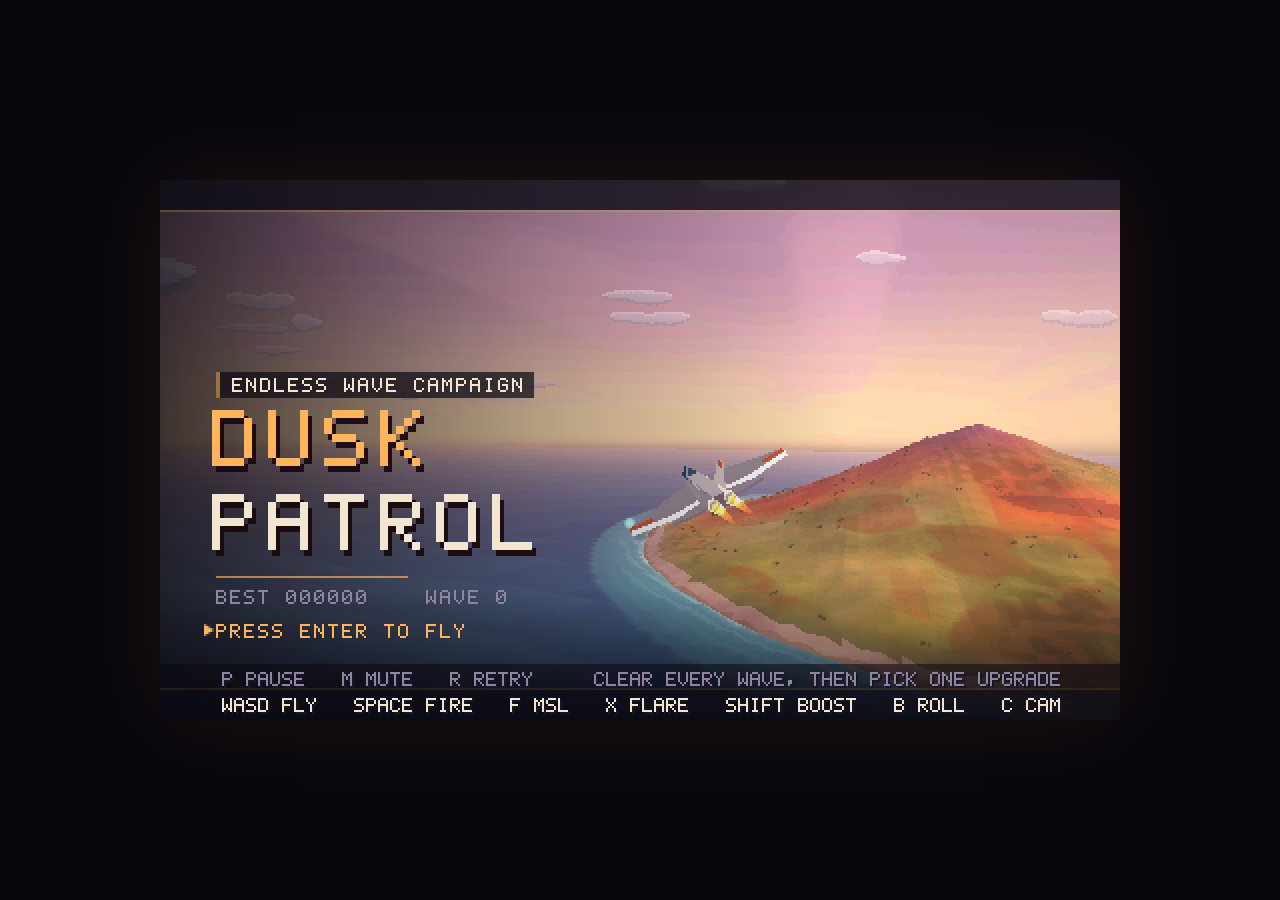
<file: game/src/index.html>
<!doctype html>
<html lang="ko">
<head>
<meta charset="utf-8">
<meta name="viewport" content="width=device-width,initial-scale=1">
<title>DUSK PATROL</title>
<link rel="stylesheet" href="style.css">
</head>
<body>
<div id="stage"><div id="frame">
  <canvas id="gl" width="480" height="270"></canvas>
  <canvas id="hud" width="480" height="270"></canvas>
</div></div>
<div id="touch">
  <div class="zone"></div>
  <div class="base" hidden></div><div class="knob" hidden></div>
  <div class="top">
    <button type="button" data-act="cam" aria-label="카메라 전환">CAM</button>
    <button type="button" data-act="pause" aria-label="일시정지">II</button>
  </div>
  <div class="pad">
    <button type="button" data-act="flare" aria-label="플레어">FLR</button>
    <button type="button" data-act="roll" aria-label="배럴 롤">ROLL</button>
    <button type="button" class="fire" data-act="fire" aria-label="기관포">FIRE</button>
    <button type="button" data-act="msl" aria-label="미사일">MSL</button>
    <button type="button" data-act="boost" aria-label="애프터버너">BOOST</button>
  </div>
</div>
<div id="error"></div>
<script src="core.js"></script>
<script src="world.js"></script>
<script src="gl.js"></script>
<script src="shaders.js"></script>
<script src="meshes.js"></script>
<script src="meshes2.js"></script>
<script src="font.js"></script>
<script src="campaign.js"></script>
<script src="enemies.js"></script>
<script src="weapons.js"></script>
<script src="input.js"></script>
<script src="audio.js"></script>
<script src="game.js"></script>
<script src="render.js"></script>
<script src="hud.js"></script>
<script src="main.js"></script>
</body>
</html>
</file>
<file: game/src/style.css>
html,body{margin:0;height:100%;background:#07060c;overflow:hidden}
#stage{position:fixed;inset:0;display:flex;align-items:center;justify-content:center;background:#07060c}
#frame{position:relative;line-height:0;box-shadow:0 0 90px rgba(255,150,90,.10)}
#frame canvas{position:absolute;inset:0;width:100%;height:100%;display:block;image-rendering:pixelated;image-rendering:crisp-edges}
#gl{cursor:crosshair}
#hud{pointer-events:none}
#error{position:fixed;left:10px;bottom:10px;z-index:9;color:#ffb0b0;font:12px/1.4 monospace;white-space:pre-wrap;max-width:80vw}
html,body,#stage{touch-action:none;-webkit-user-select:none;user-select:none;-webkit-tap-highlight-color:transparent}

/* Touch controls: shown only after a touch is seen, hidden again on keyboard input. */
#touch{position:fixed;inset:0;z-index:5;pointer-events:none;display:none;--b:min(17vmin,76px);
  font:700 calc(var(--b)*.2)/1 "Courier New",monospace;letter-spacing:.06em}
body.touch #touch{display:block}
#touch .zone{position:absolute;left:0;bottom:0;width:50%;height:78%;pointer-events:auto}
#touch .base,#touch .knob{position:absolute;border-radius:50%;pointer-events:none;transform:translate(-50%,-50%)}
#touch .base{width:calc(var(--b)*1.7);height:calc(var(--b)*1.7);border:2px solid rgba(242,230,208,.32);background:rgba(8,6,16,.22)}
#touch .knob{width:calc(var(--b)*.75);height:calc(var(--b)*.75);background:rgba(255,180,92,.55);border:2px solid rgba(255,180,92,.9)}
/* Right-hand pad: four ability buttons in a 2x2 cluster, with a wide FIRE
   bar underneath as the primary thumb target. Grid areas keep the order
   deliberate instead of relying on auto-placement. */
#touch .pad{position:absolute;right:max(3vmin,env(safe-area-inset-right));bottom:max(3vh,env(safe-area-inset-bottom));
  display:grid;grid-template-columns:repeat(2,var(--b));
  grid-template-areas:"flr msl" "roll boost" "fire fire";
  gap:calc(var(--b)*.2);align-items:center}
#touch .top{position:absolute;right:max(3vmin,env(safe-area-inset-right));top:max(12vh,env(safe-area-inset-top));display:flex;gap:calc(var(--b)*.18)}
#touch button{pointer-events:auto;touch-action:none;width:var(--b);height:var(--b);border-radius:50%;padding:0;
  border:2px solid rgba(255,180,92,.75);background:rgba(8,6,16,.35);color:#f2e6d0;font:inherit;letter-spacing:inherit}
#touch button.on{background:rgba(255,180,92,.55);color:#1a0f14}
#touch button[data-act="flare"]{grid-area:flr}
#touch button[data-act="msl"]{grid-area:msl}
#touch button[data-act="roll"]{grid-area:roll}
#touch button[data-act="boost"]{grid-area:boost}
#touch button.fire{grid-area:fire;width:100%;height:calc(var(--b)*.7);border-radius:calc(var(--b)*.35);
  border-color:rgba(255,90,95,.9);background:rgba(60,10,18,.4)}
#touch button.fire.on{background:rgba(255,90,95,.6);color:#1a0f14}
#touch .top button{width:calc(var(--b)*.72);height:calc(var(--b)*.72)}
body:not(.flying) #touch .pad,body:not(.flying) #touch .top,body:not(.flying) #touch .zone{display:none}
</file>
